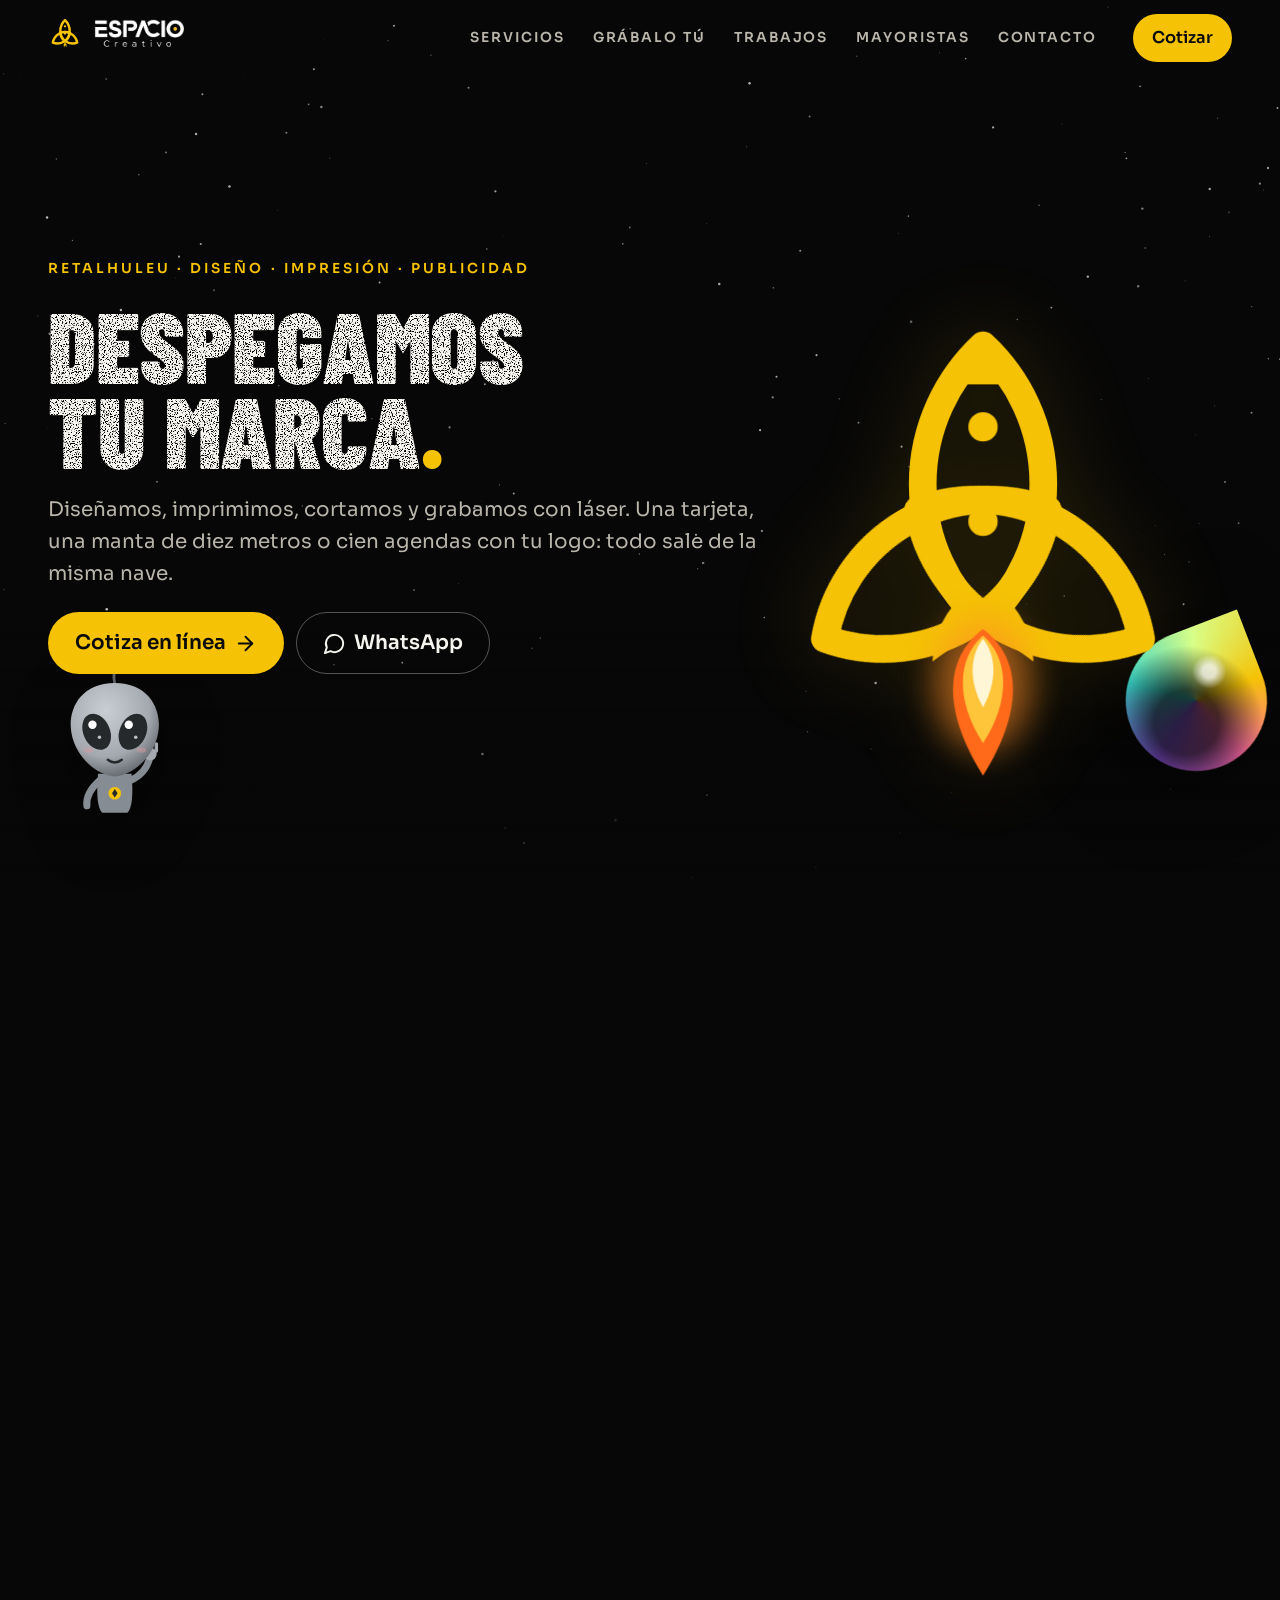
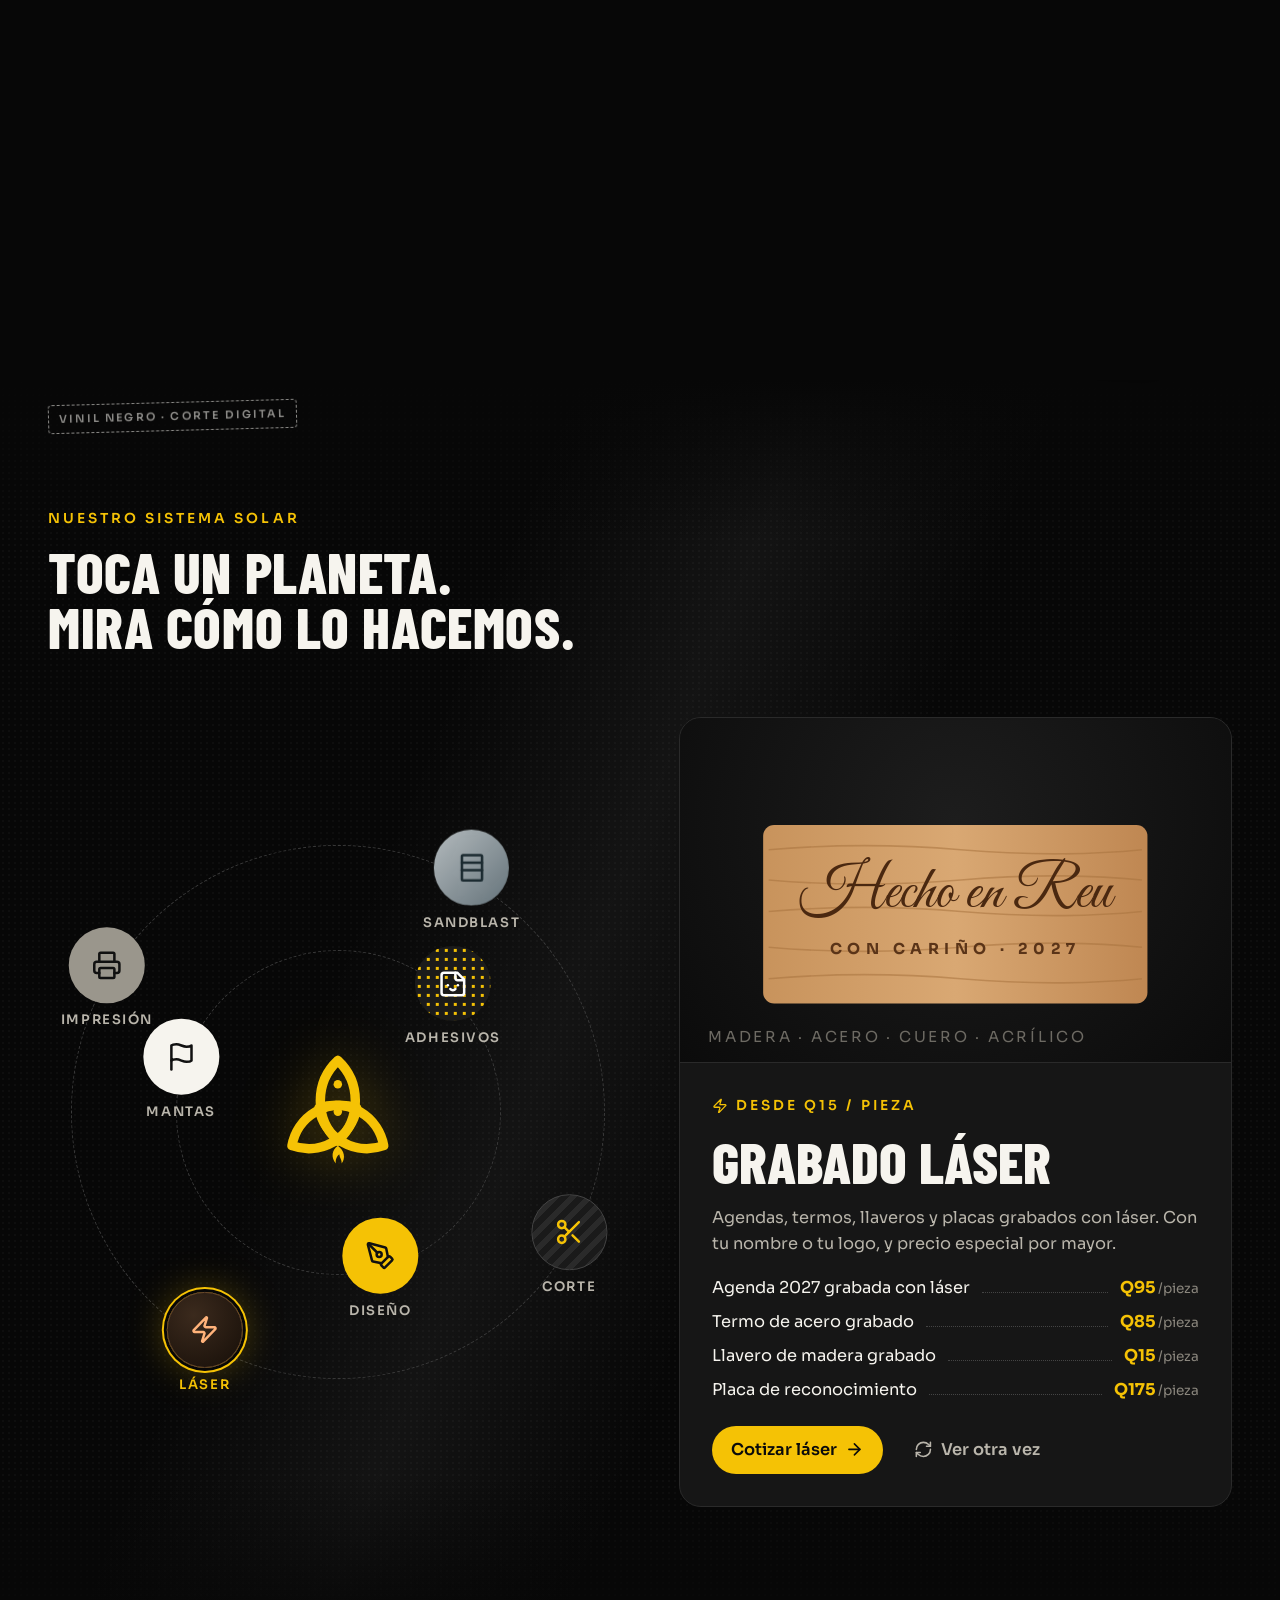
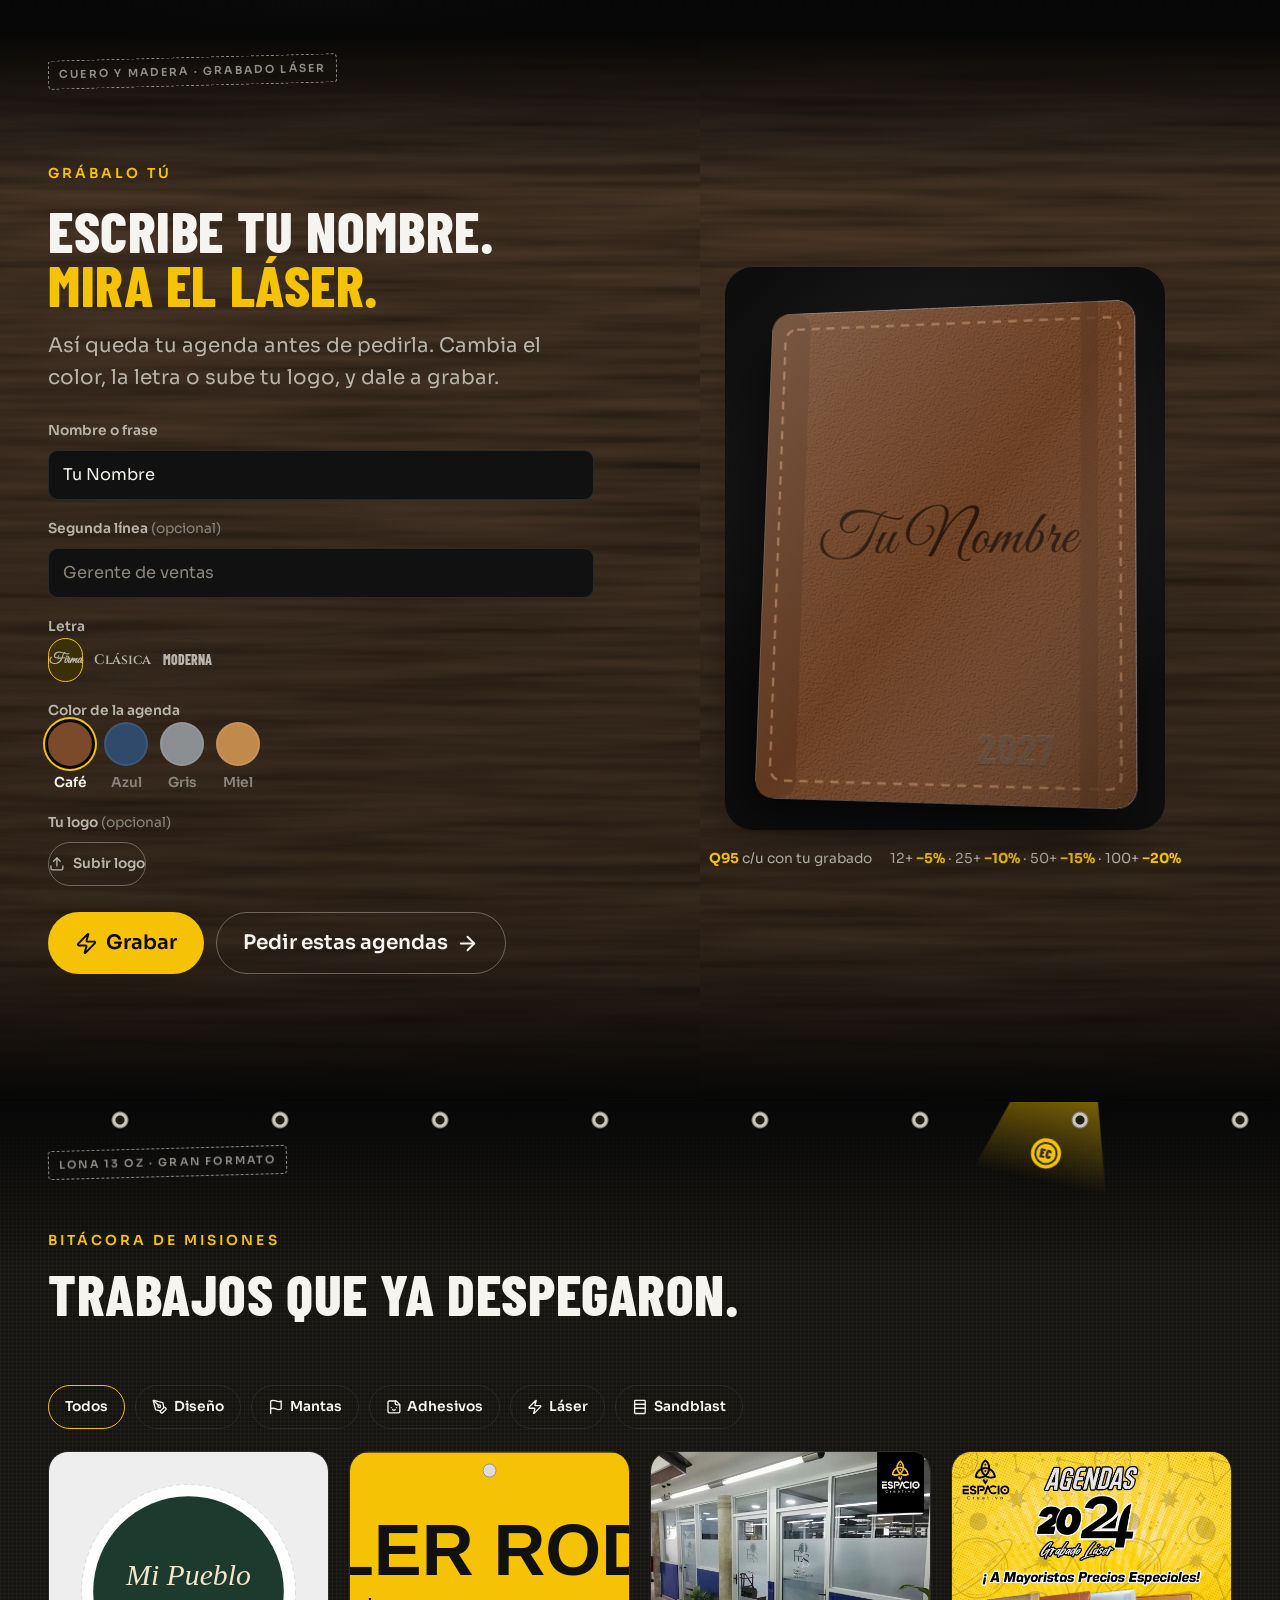
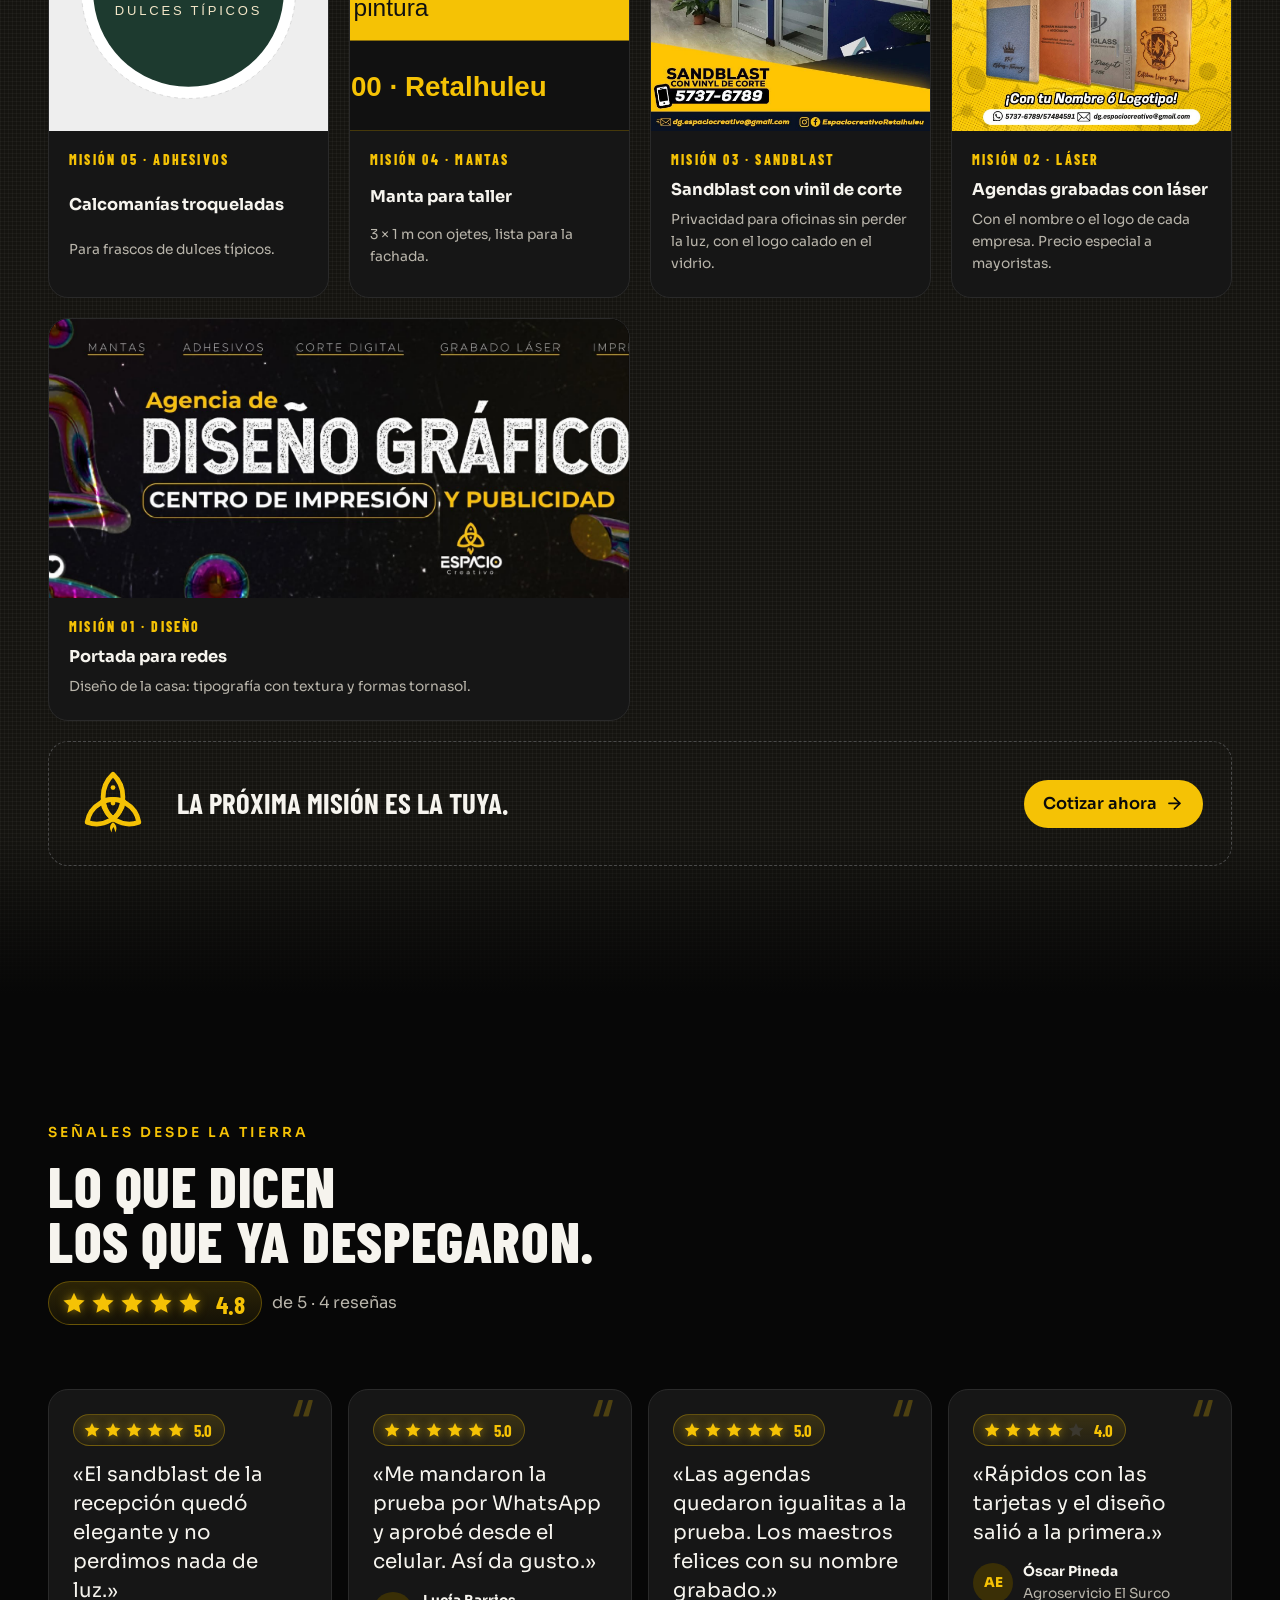
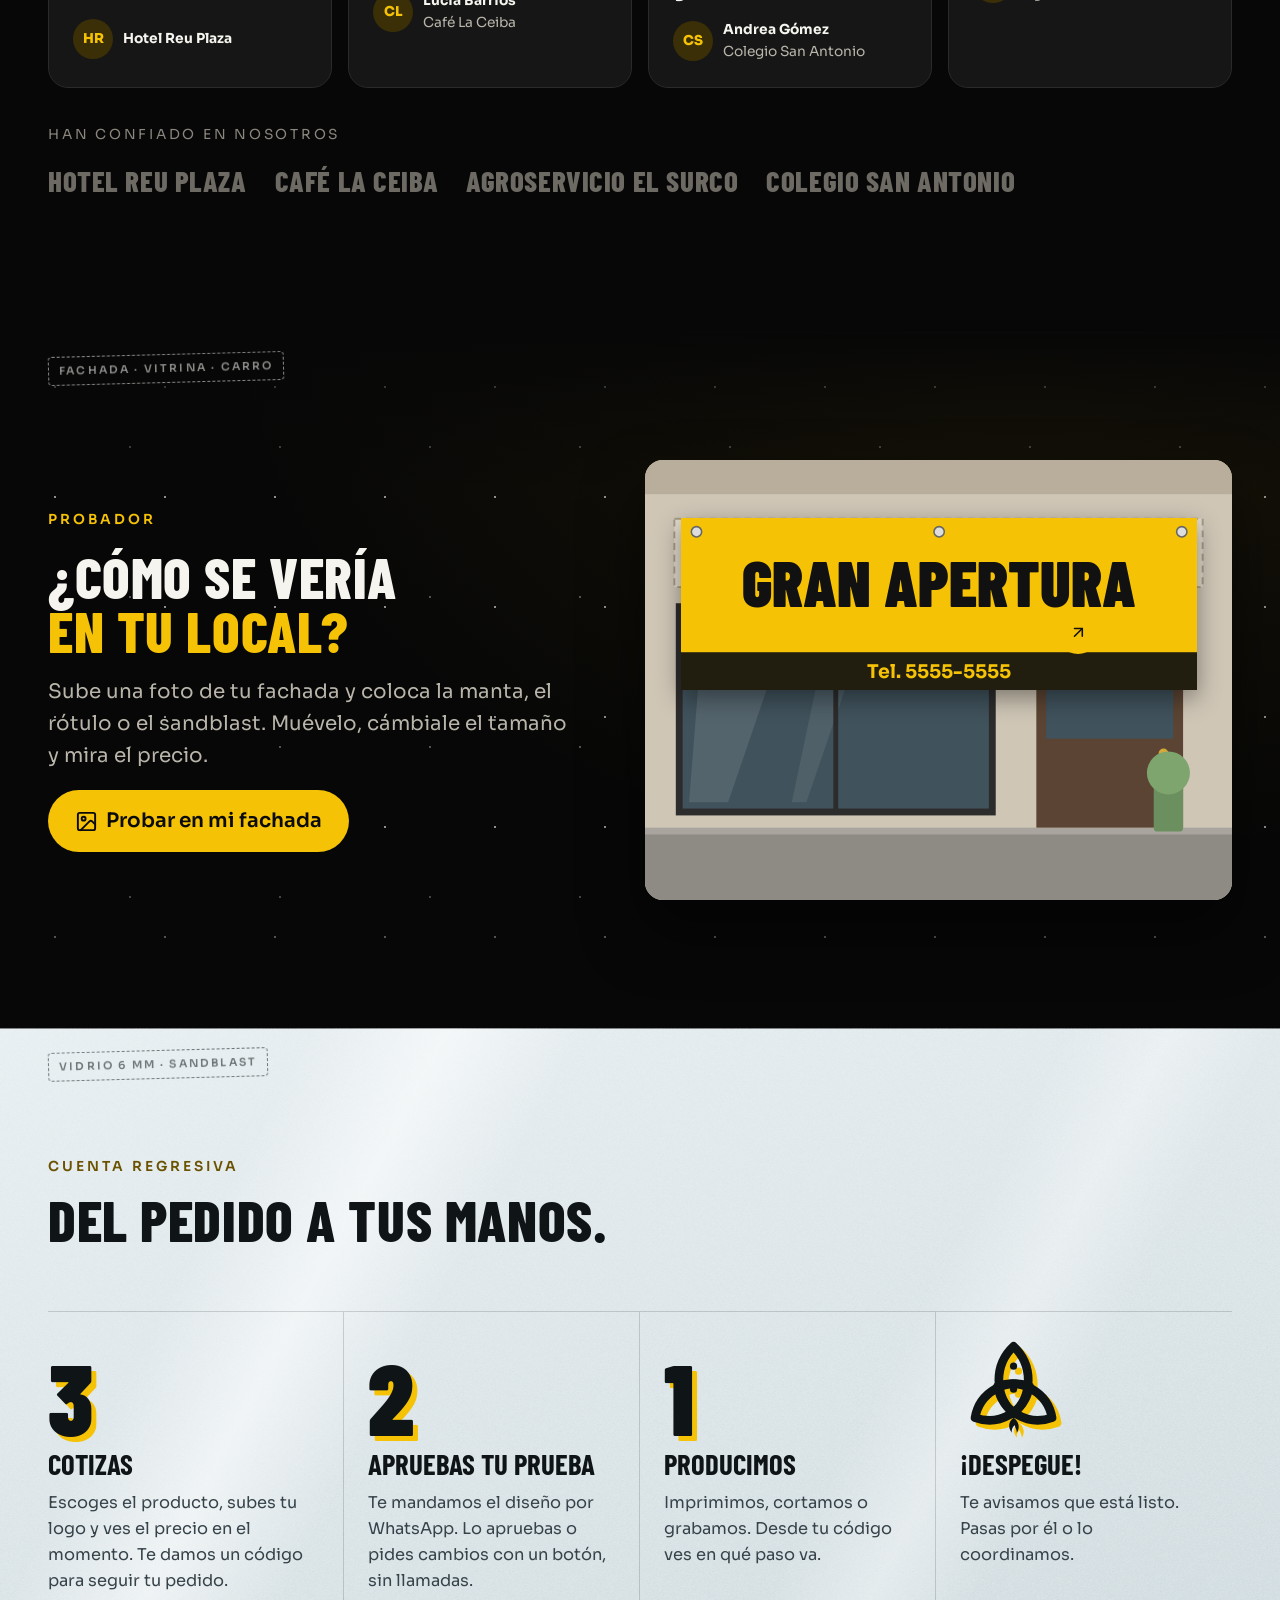
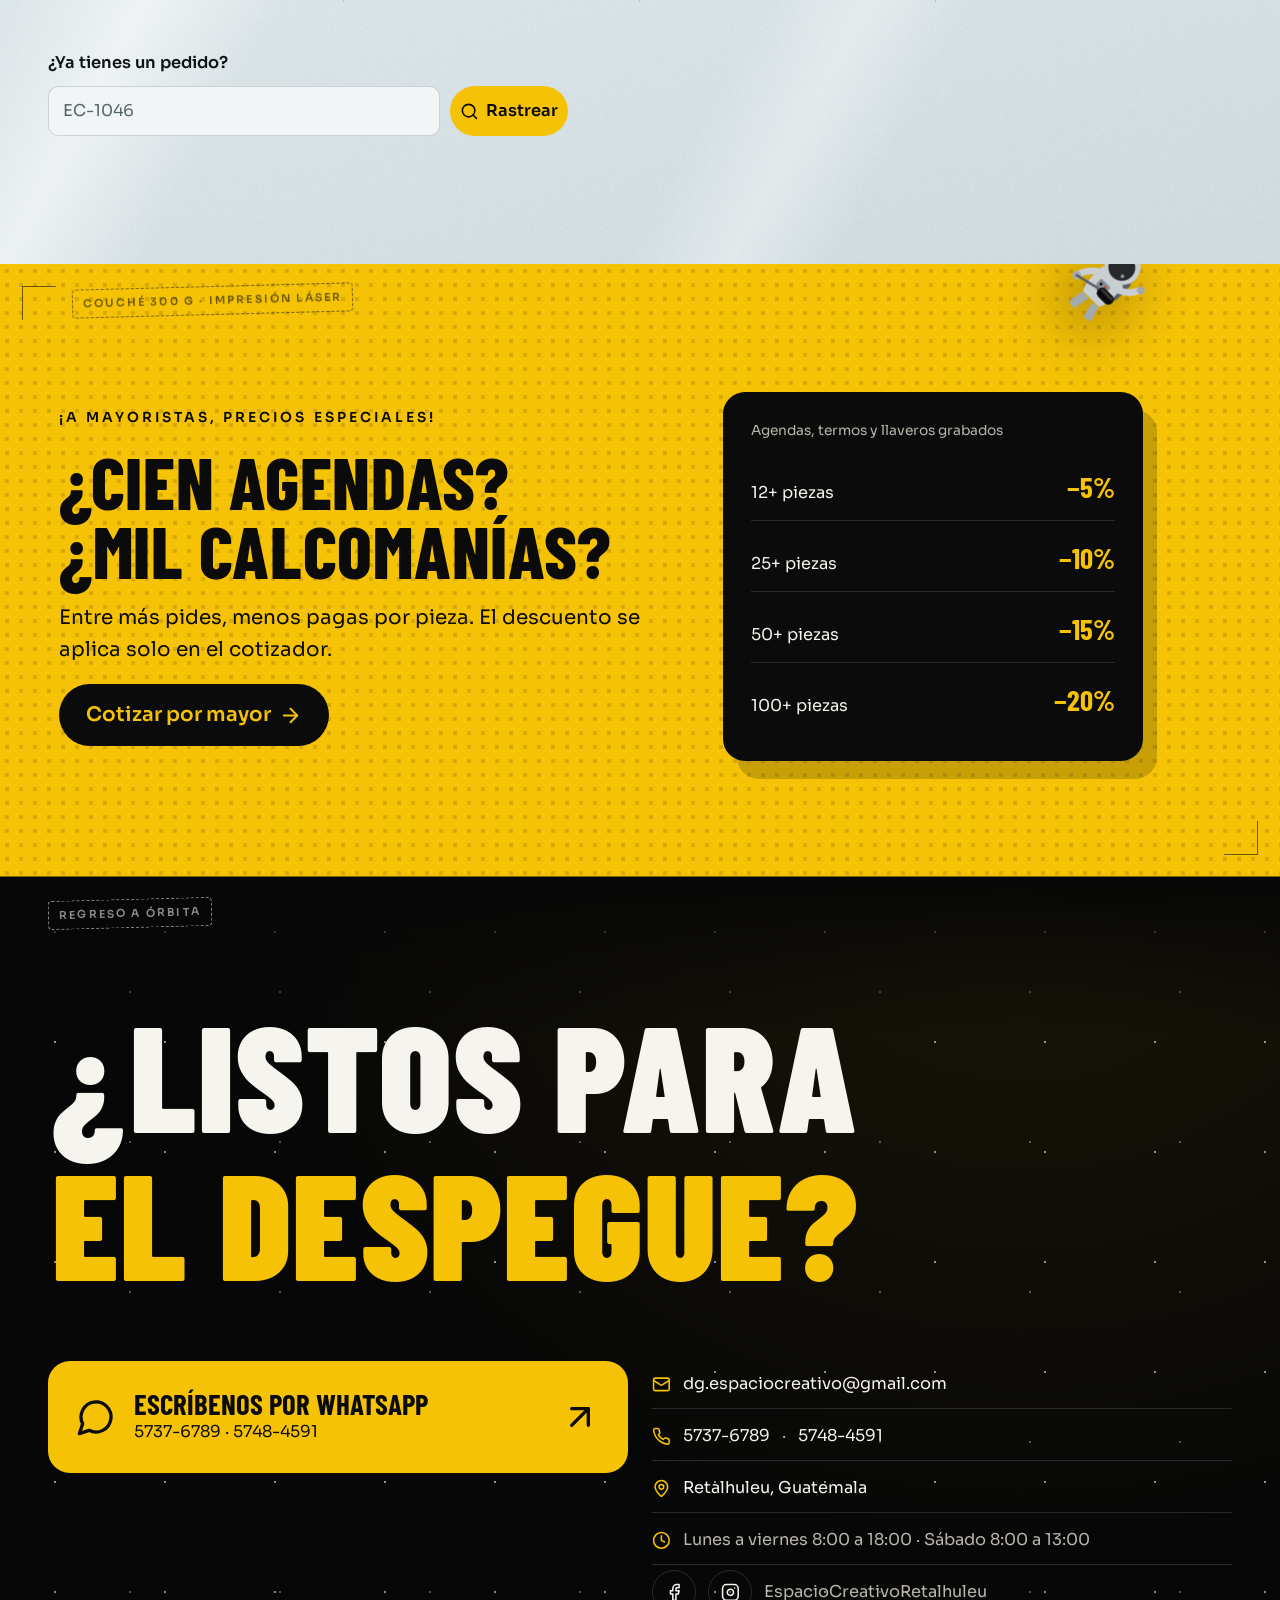
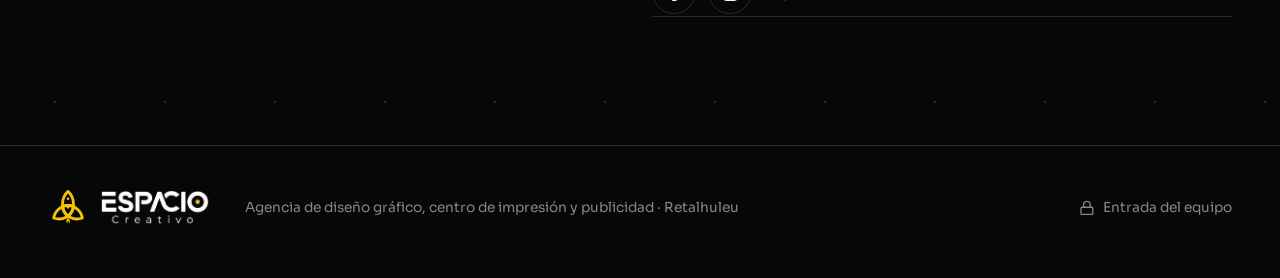
<file: index.html>
<!doctype html>
<html lang="es">
<head>
<meta charset="utf-8">
<meta name="viewport" content="width=device-width, initial-scale=1, viewport-fit=cover">
<meta name="robots" content="noindex">
<meta name="theme-color" content="#070707">
<meta name="description" content="Agencia de diseño gráfico, centro de impresión y publicidad en Retalhuleu. Mantas, adhesivos, corte digital, grabado e impresión láser y sandblast. Cotiza en línea.">
<meta property="og:title" content="Espacio Creativo · Despegamos tu marca">
<meta property="og:description" content="Diseño, impresión, corte y grabado láser en Retalhuleu. Cotiza en línea y sigue tu pedido.">
<meta property="og:image" content="https://antoniomonterroso.github.io/EspacioCreativo/img/logo-original.jpg">
<link rel="preconnect" href="https://fonts.googleapis.com">
<link rel="preconnect" href="https://fonts.gstatic.com" crossorigin>
<script src="marca.js"></script>
<link rel="stylesheet" href="estilos.css">
<link rel="stylesheet" href="css/landing.css">
<link rel="stylesheet" href="css/creativo.css">
<link rel="stylesheet" href="css/personajes.css">
<link rel="stylesheet" href="css/animaciones.css">
<link rel="stylesheet" href="css/app.css">
<link rel="stylesheet" href="css/taller.css">
<link rel="stylesheet" href="css/extras.css">
<link rel="icon" href="img/logo.png">
<title>Espacio Creativo</title>
</head>
<body>
<a class="sr" href="#principal">Ir al contenido</a>
<div id="app"></div>
<div id="capa"></div>
<div id="avisos" aria-live="polite"></div>
<script src="js/base.js"></script>
<script src="js/datos.js"></script>
<script src="js/taller-datos.js"></script>
<script src="js/logo.js"></script>
<script src="js/escenas.js"></script>
<script src="js/grabar.js"></script>
<script src="js/creativo.js"></script>
<script src="js/personajes.js"></script>
<script src="js/animaciones.js"></script>
<script src="js/landing.js"></script>
<script src="js/portal.js"></script>
<script src="js/panel.js"></script>
<script src="js/taller.js"></script>
<script src="js/clientes.js"></script>
<script src="js/probador.js"></script>
<script src="js/portafolio.js"></script>
<script src="js/presentar.js"></script>
<script>arrancar();</script>
</body>
</html>
</file>
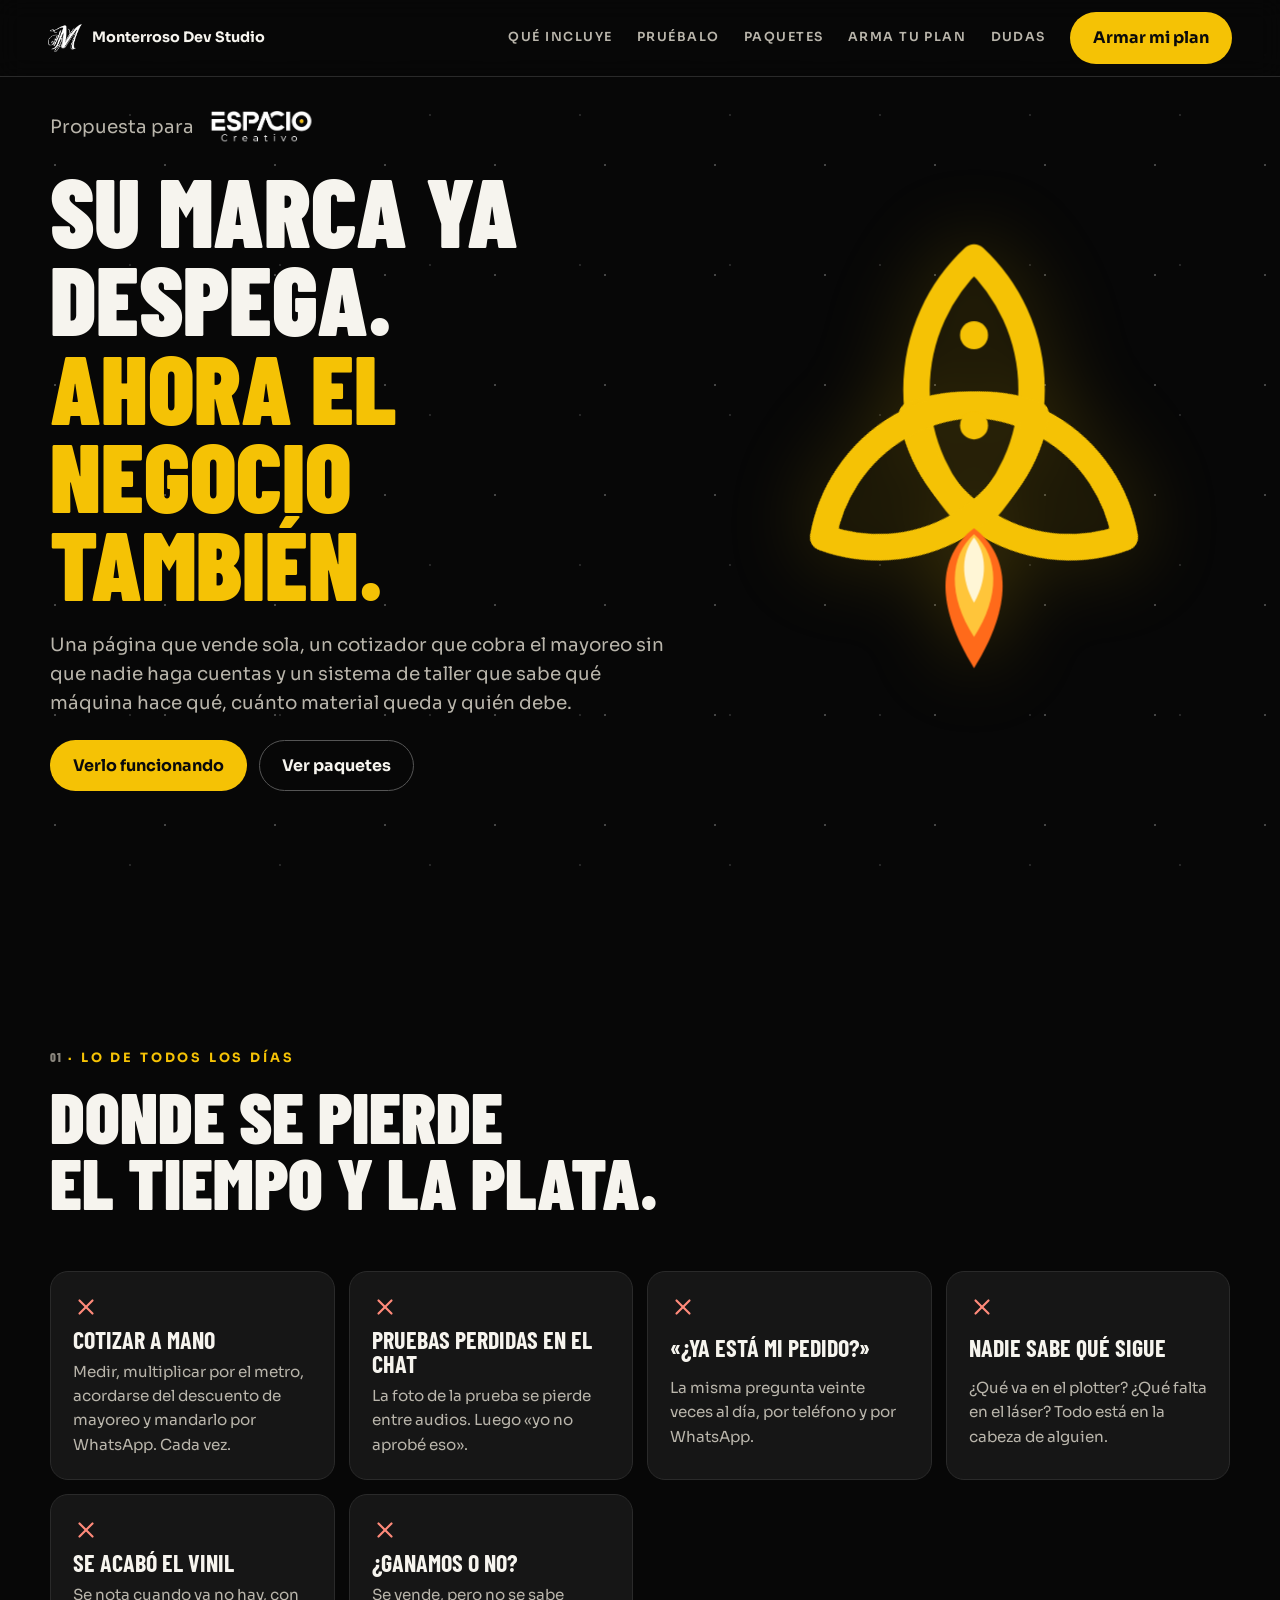
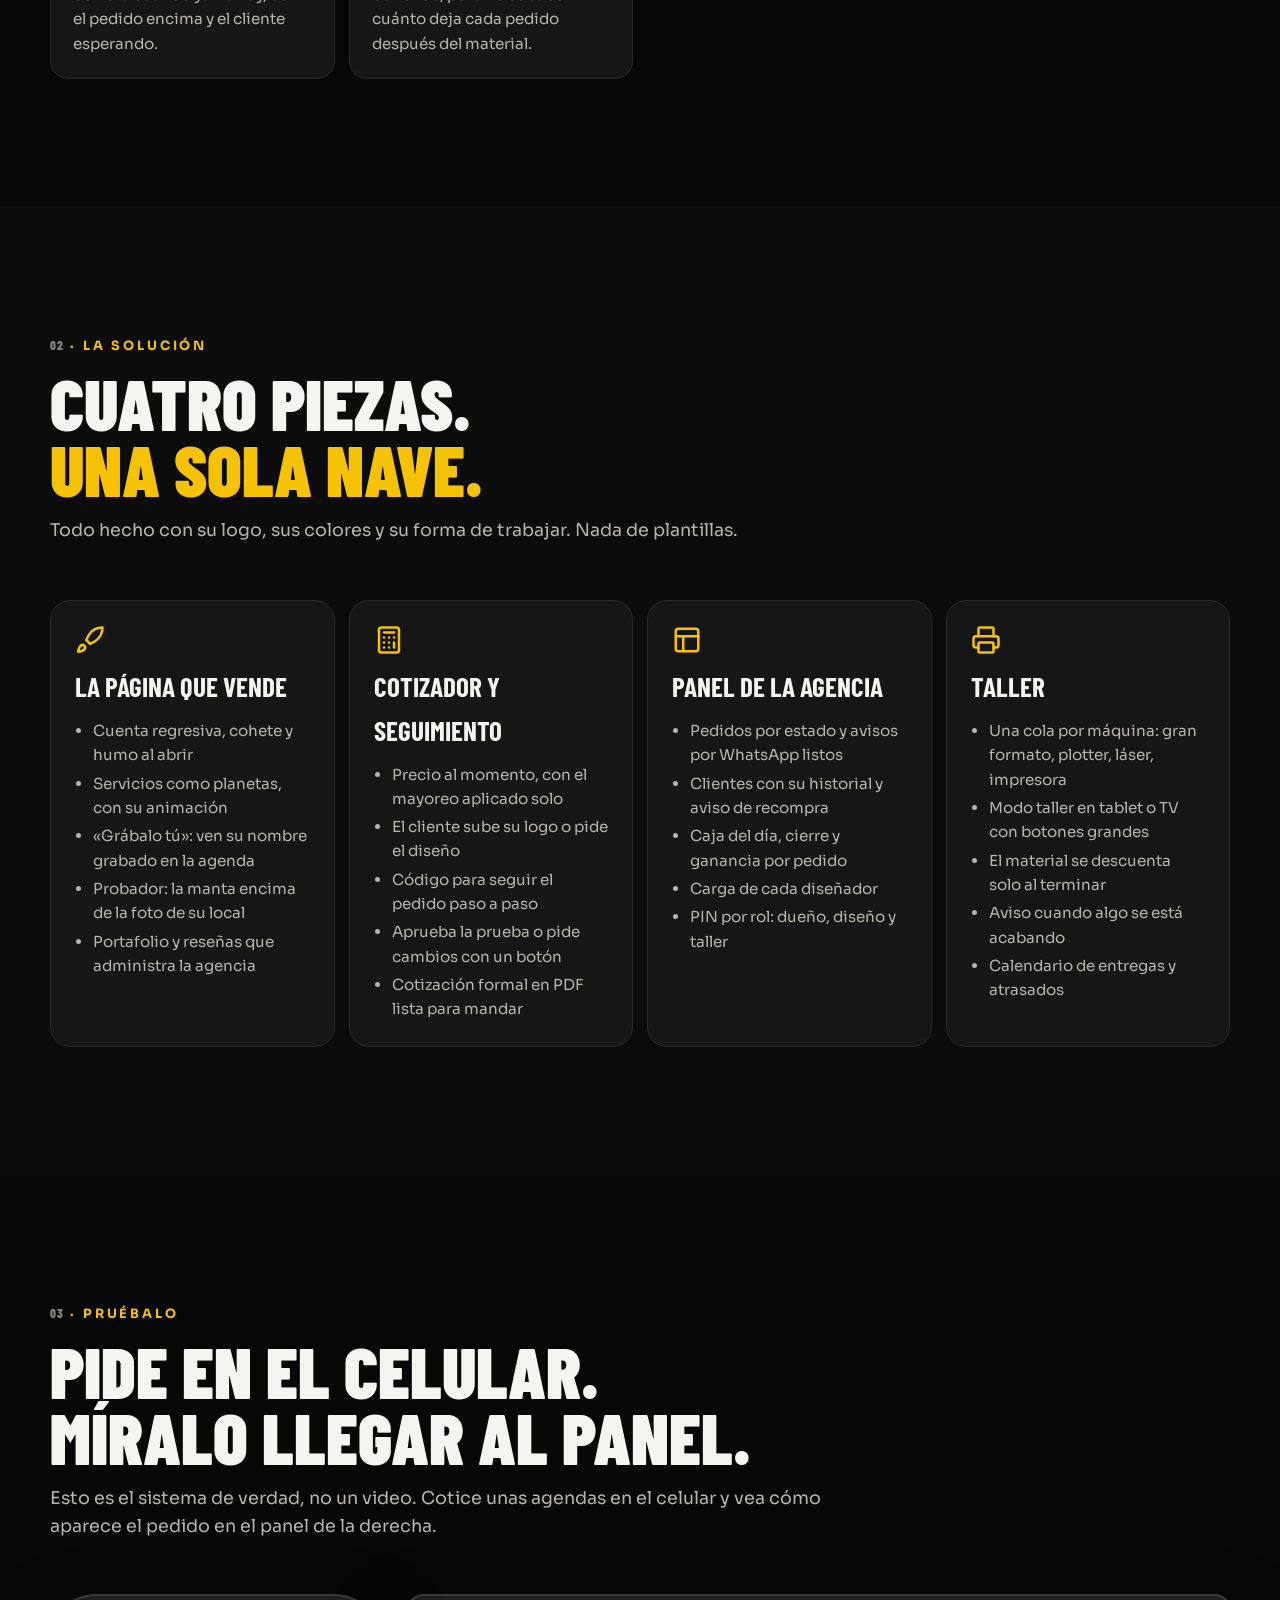
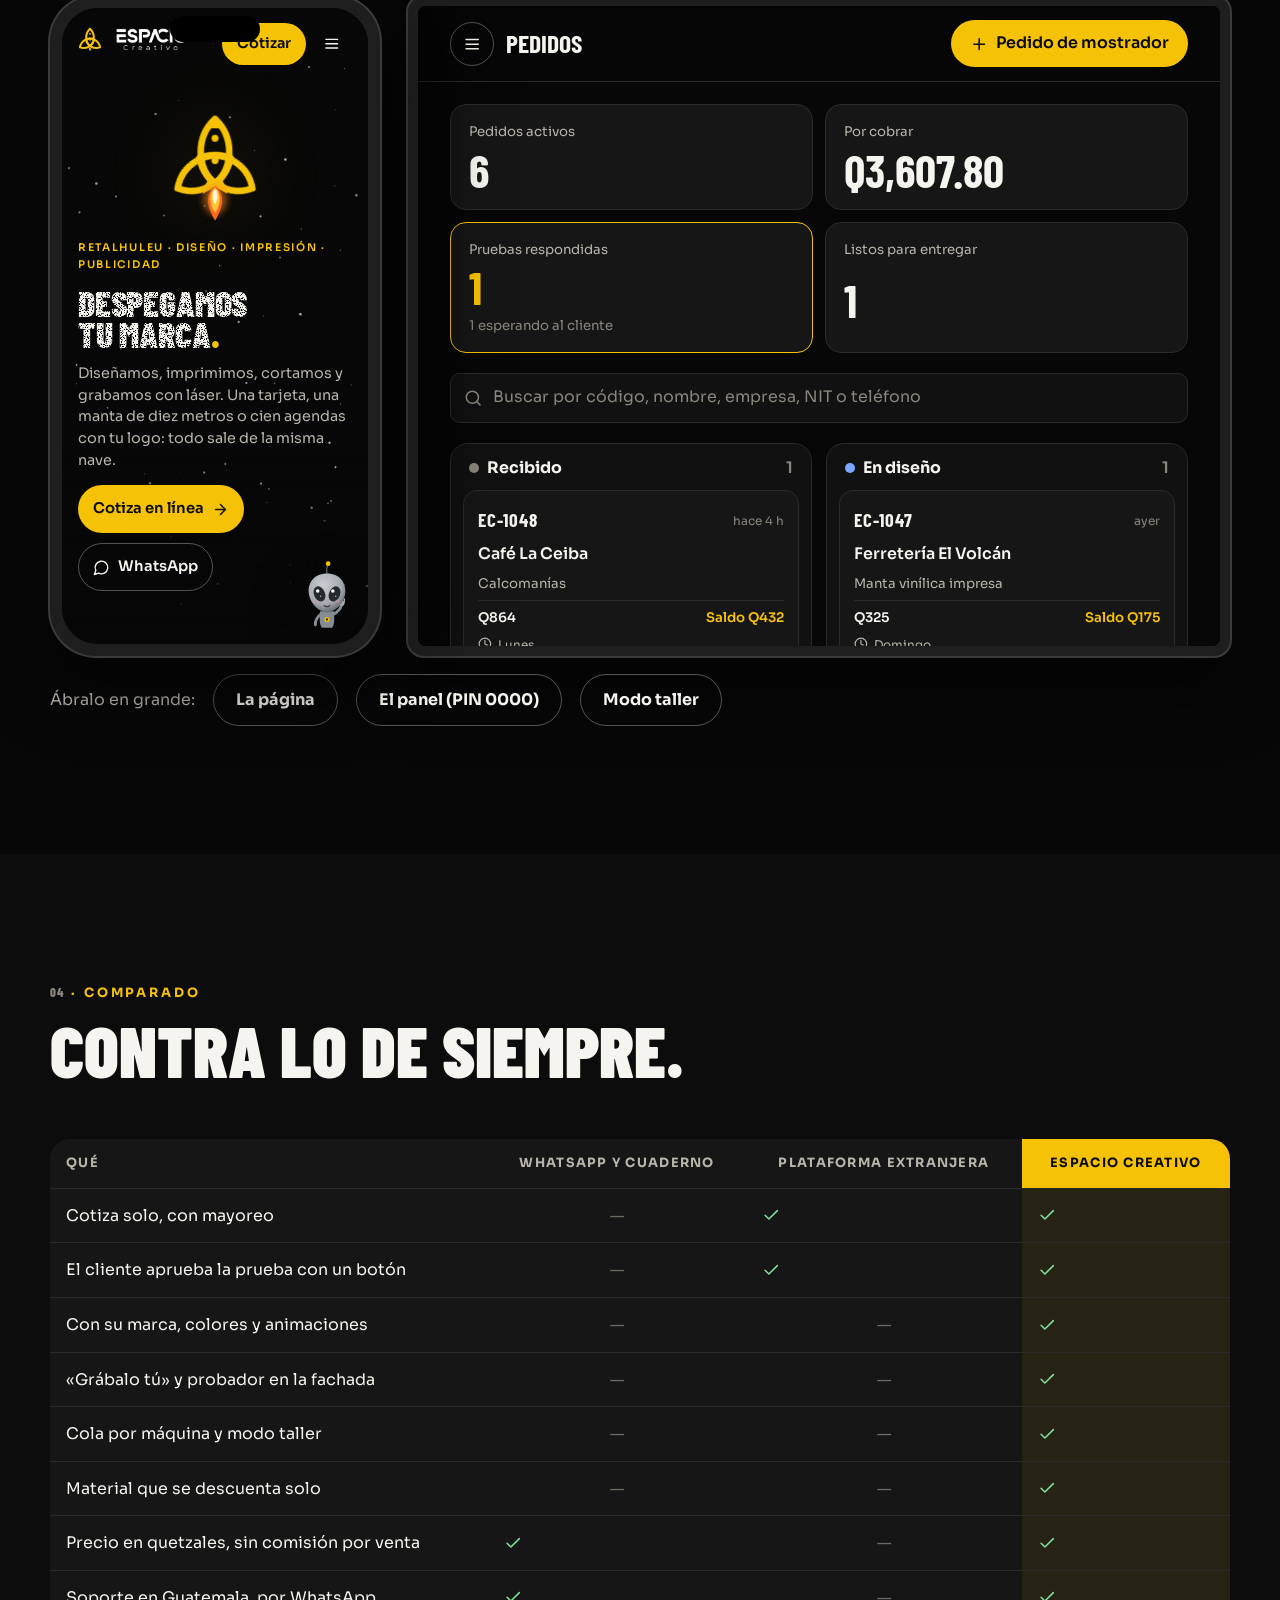
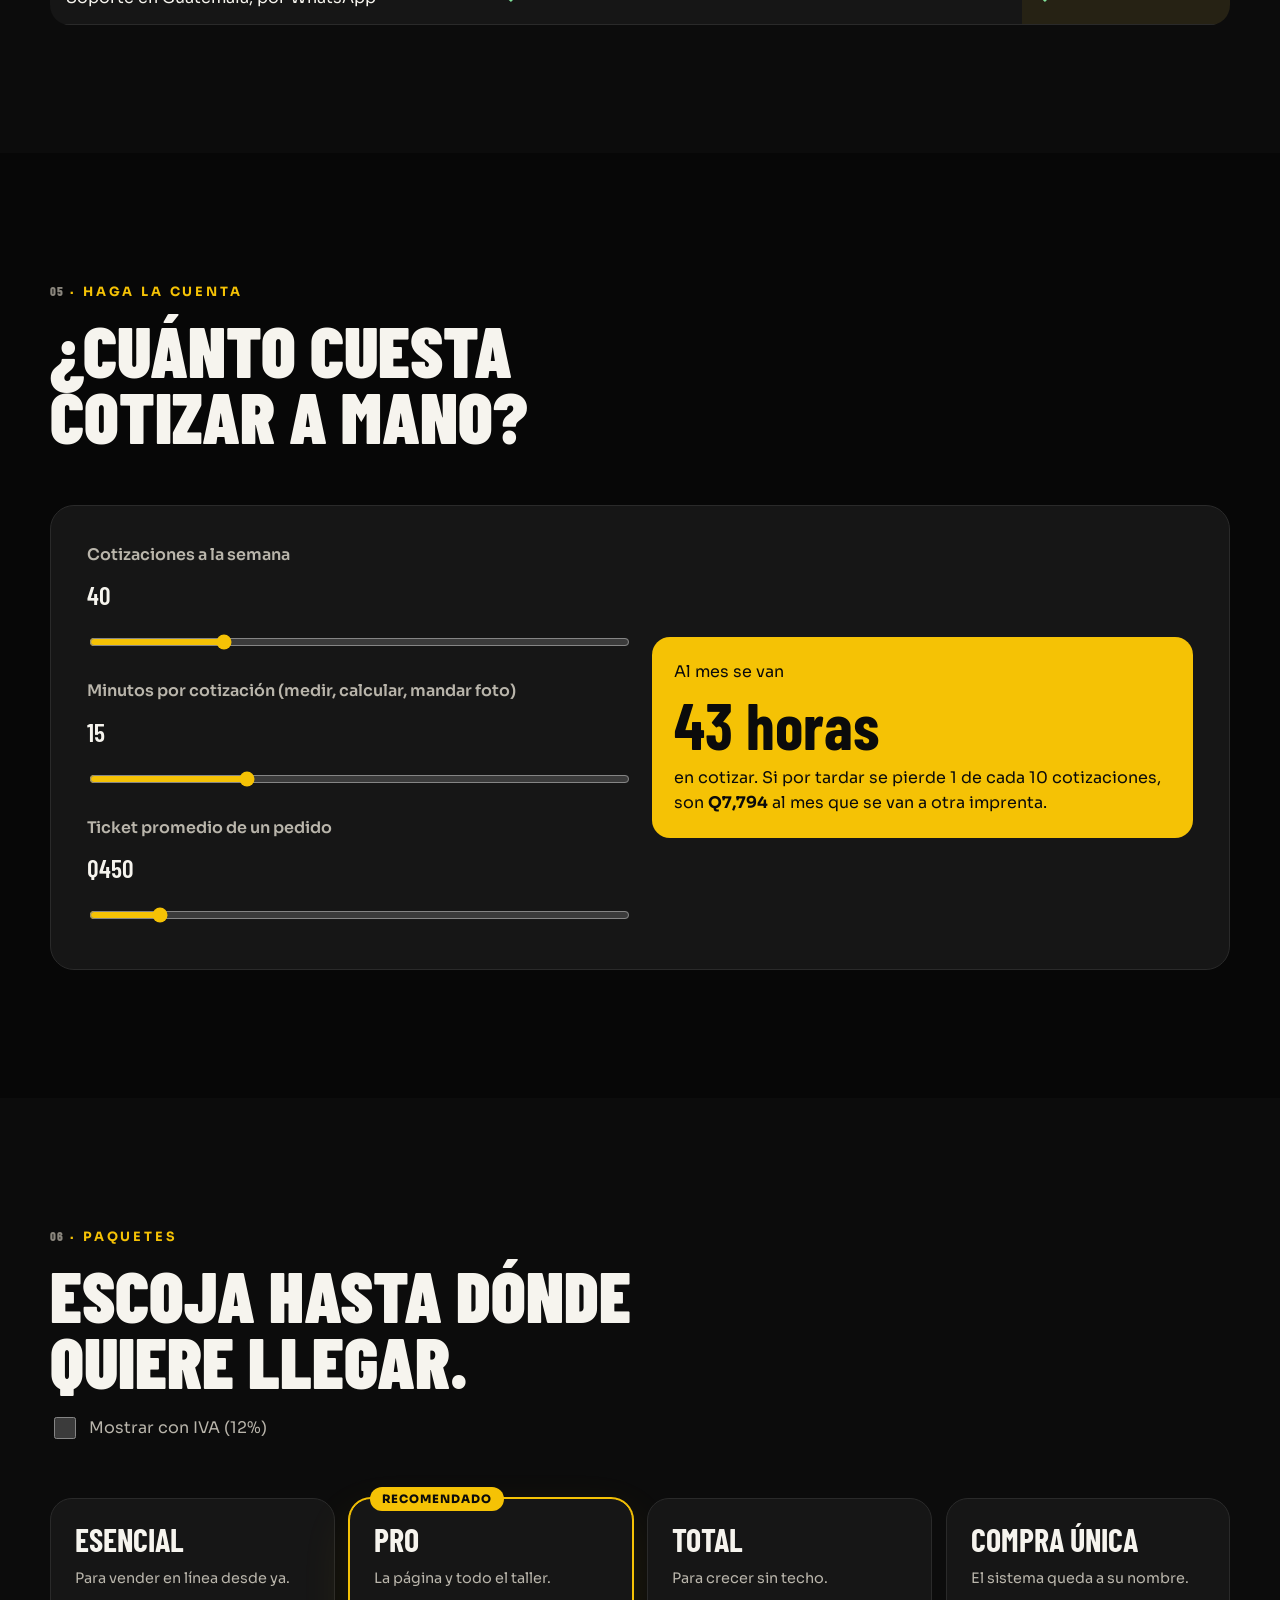
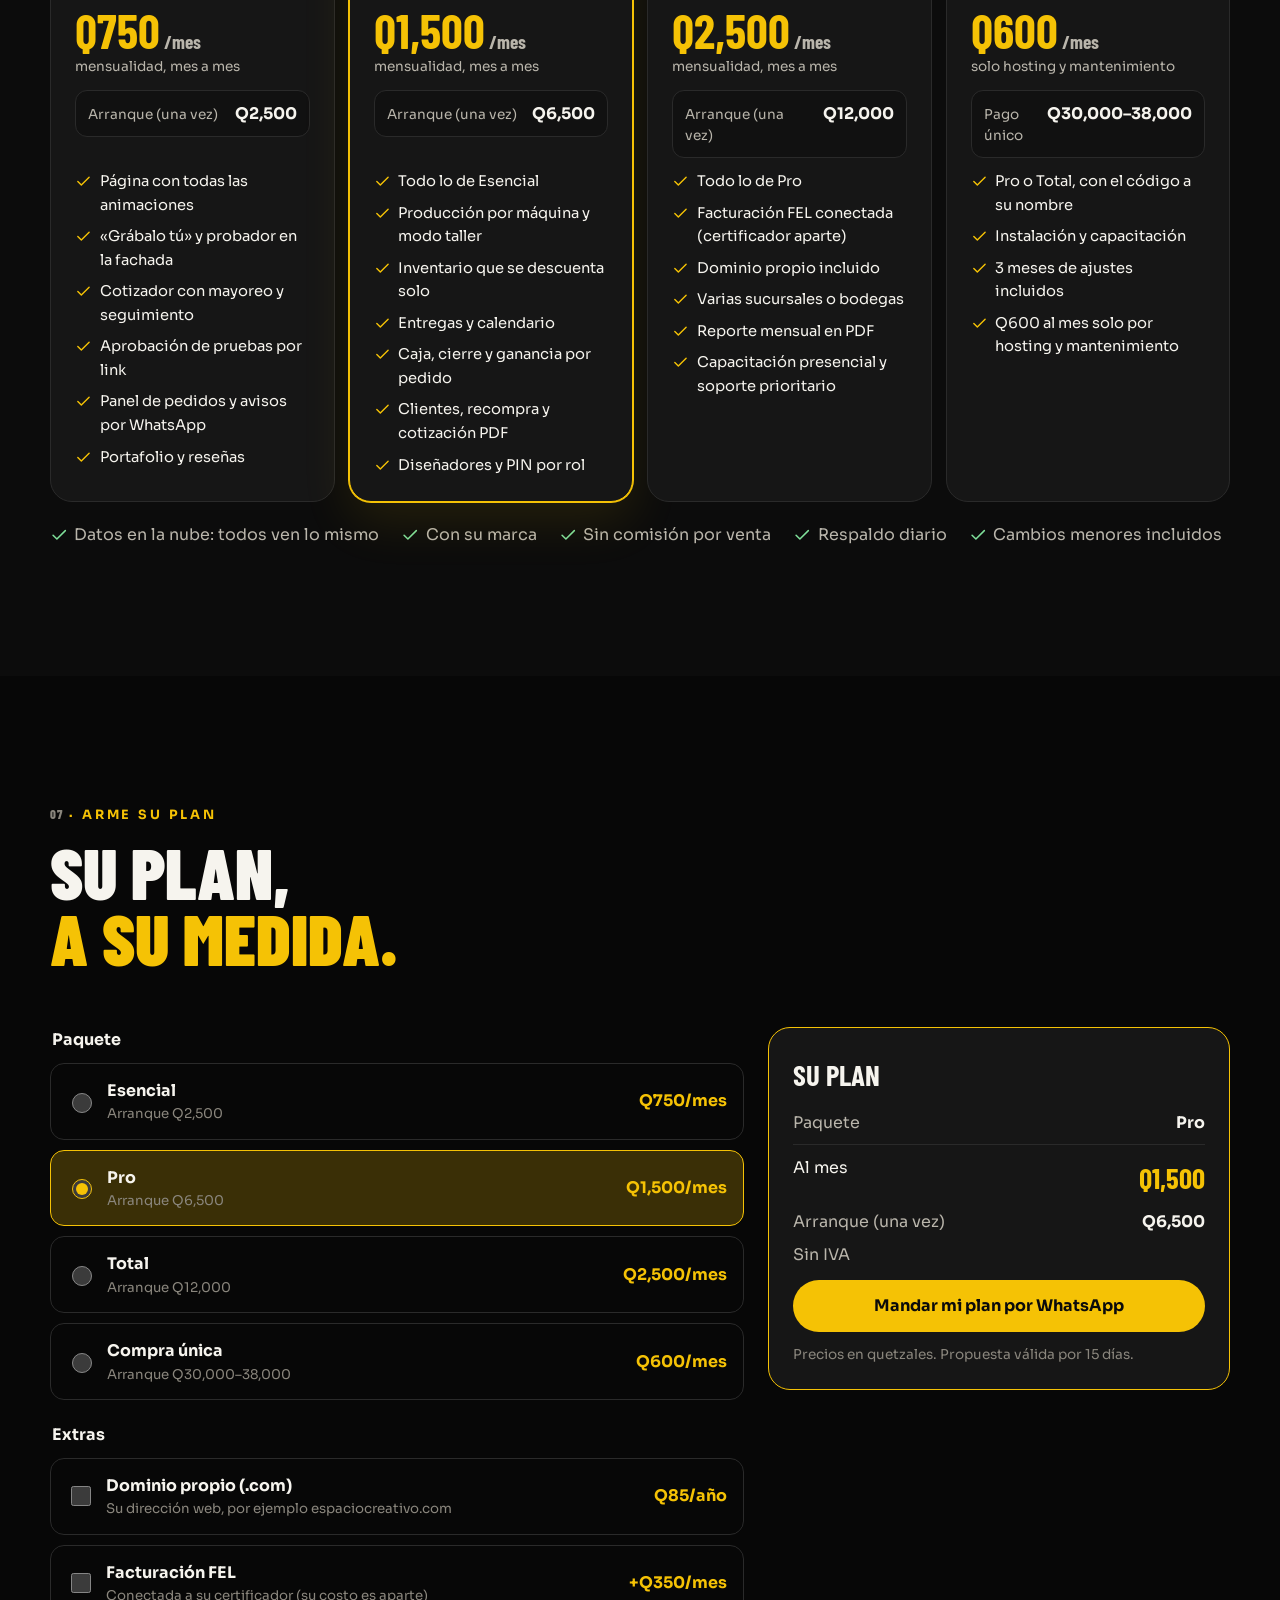
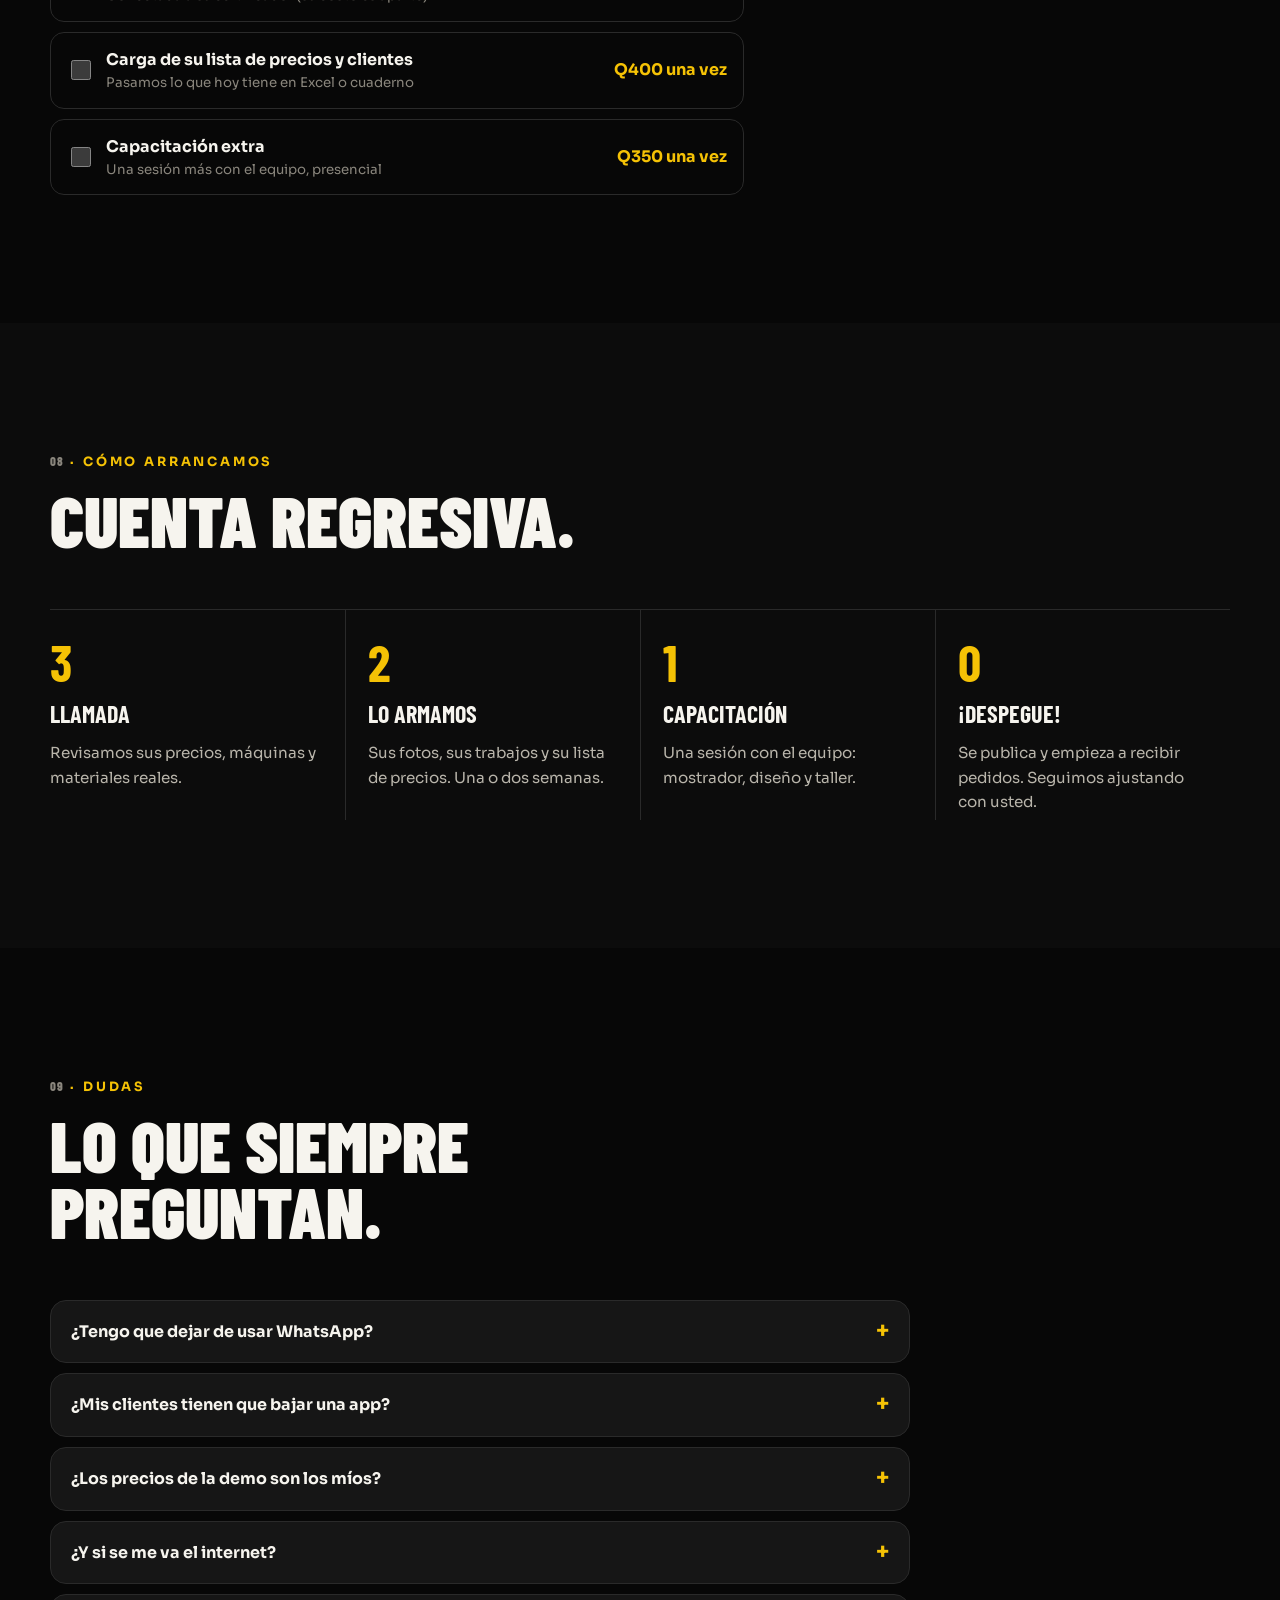
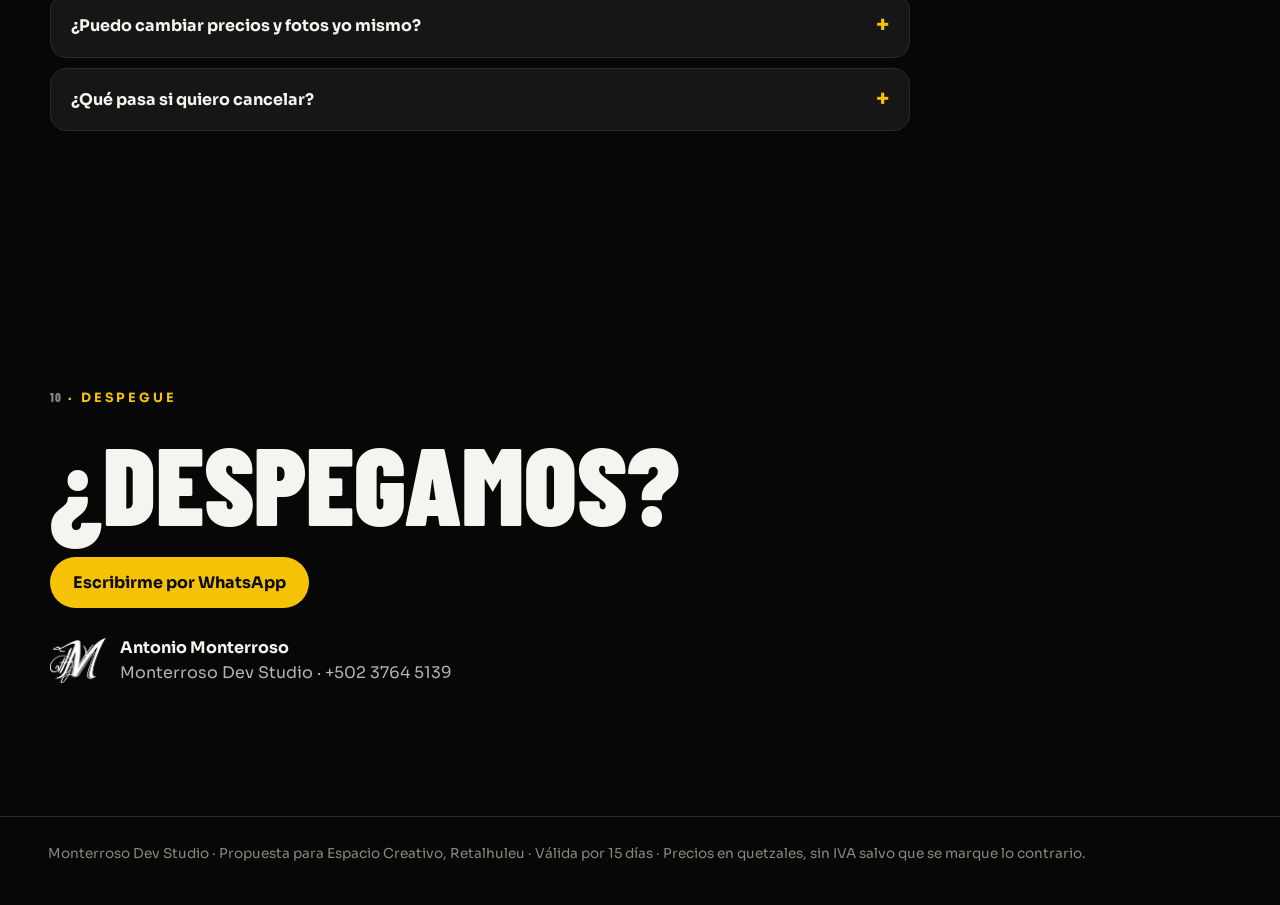
<file: Propuesta-Espacio.html>
<!doctype html>
<html lang="es">
<head>
<meta charset="utf-8">
<meta name="viewport" content="width=device-width, initial-scale=1, viewport-fit=cover">
<meta name="robots" content="noindex">
<meta name="theme-color" content="#070707">
<title>Propuesta · Espacio Creativo</title>
<meta name="description" content="Propuesta de Monterroso Dev Studio para Espacio Creativo: página, cotizador, seguimiento de pedidos y sistema de taller.">
<meta property="og:title" content="Propuesta para Espacio Creativo">
<meta property="og:description" content="Su marca ya despega. Ahora el negocio también.">
<meta property="og:image" content="https://antoniomonterroso.github.io/EspacioCreativo/img/logo-original.jpg">
<link rel="icon" href="img/logo.png">
<link rel="preconnect" href="https://fonts.googleapis.com">
<link rel="preconnect" href="https://fonts.gstatic.com" crossorigin>
<link rel="stylesheet" href="https://fonts.googleapis.com/css2?family=Barlow+Condensed:wght@500;700;800;900&family=Sora:wght@300..800&display=swap">
<style>
:root {
  --fondo: #070707; --fondo2: #111; --tarjeta: #161616; --linea: #2a2a2a; --tinta: #f6f4ee; --tinta2: #b9b5ab; --tenue: #8a867d;
  --acento: #f5c205; --acento-suave: #3a2f06; --sobre: #0b0b0b;
  --f-titulo: "Barlow Condensed", "Arial Narrow", sans-serif; --f-texto: "Sora", "Helvetica Neue", sans-serif;
  --ease-out: cubic-bezier(0.23, 1, 0.32, 1); --gutter: clamp(16px, 4vw, 48px); --ancho: 1180px;
  color-scheme: dark;
}
* { box-sizing: border-box; }
html { scroll-behavior: smooth; scroll-padding-top: 80px; overflow-x: clip; }
body { margin: 0; background: var(--fondo); color: var(--tinta); font-family: var(--f-texto); line-height: 1.6; -webkit-font-smoothing: antialiased; overflow-x: clip; }
img, svg { display: block; max-width: 100%; }
a { color: inherit; }
h1, h2, h3, p { margin: 0; }
.sr { position: absolute; width: 1px; height: 1px; overflow: hidden; clip: rect(0 0 0 0); }
:focus-visible { outline: 3px solid var(--acento); outline-offset: 3px; border-radius: 6px; }
.ico { width: 1.15em; height: 1.15em; flex: none; }
.acento { color: var(--acento); }
.eyebrow { font-size: .8rem; font-weight: 700; letter-spacing: .22em; text-transform: uppercase; color: var(--acento); }
.titulo { font-family: var(--f-titulo); font-weight: 900; text-transform: uppercase; font-size: clamp(2.4rem, 1.6rem + 3.6vw, 4.8rem); line-height: .92; }
.btn { display: inline-flex; align-items: center; justify-content: center; gap: 8px; min-height: 48px; padding: 12px 22px; border-radius: 999px; border: 1.5px solid transparent; font: inherit; font-weight: 700; text-decoration: none; cursor: pointer; background: none; color: var(--tinta); transition: transform 140ms var(--ease-out), background-color 160ms var(--ease-out), border-color 160ms var(--ease-out); }
.btn:active { transform: scale(.97); }
.btn-acento { background: var(--acento); color: var(--sobre); }
.btn-linea { border-color: #555; }
@media (hover: hover) and (pointer: fine) { .btn-acento:hover { background: #ffd336; } .btn-linea:hover { border-color: var(--acento); color: var(--acento); } }
.sec { padding: clamp(72px, 10vw, 130px) max(var(--gutter), calc((100% - var(--ancho)) / 2)); position: relative; }
.sec-cabeza { display: grid; gap: 14px; max-width: 780px; margin-bottom: clamp(32px, 5vw, 56px); }
.sec-cabeza p:not(.eyebrow) { color: var(--tinta2); font-size: 1.1rem; }
.num { font-family: var(--f-titulo); font-weight: 800; color: var(--tenue); letter-spacing: .1em; }
.revela { opacity: 0; transform: translateY(22px); transition: opacity 700ms var(--ease-out), transform 700ms var(--ease-out); transition-delay: calc(var(--i, 0) * 70ms); }
.revela.visto { opacity: 1; transform: none; }

/* barra */
.barra { position: fixed; inset: 0 0 auto; z-index: 50; display: flex; align-items: center; gap: 14px; padding: 12px var(--gutter); background: rgba(7,7,7,.86); backdrop-filter: blur(12px); -webkit-backdrop-filter: blur(12px); border-bottom: 1px solid var(--linea); }
.barra-firma { display: flex; align-items: center; gap: 10px; margin-right: auto; text-decoration: none; font-weight: 700; font-size: .9rem; }
.barra-firma img { width: 34px; height: 34px; object-fit: contain; filter: brightness(0) invert(1); }
.barra nav { display: flex; gap: 4px; }
.barra nav a { padding: 8px 10px; font-size: .78rem; font-weight: 600; letter-spacing: .12em; text-transform: uppercase; text-decoration: none; color: var(--tinta2); }
@media (max-width: 980px) { .barra nav { display: none; } }
.barra .btn { white-space: nowrap; }
@media (max-width: 460px) { .barra-firma span { display: none; } }

/* portada */
.portada { min-height: 100dvh; display: grid; grid-template-columns: 1.1fr .9fr; gap: 40px; align-items: center; padding-top: 110px; overflow: hidden; }
.portada::before { content: ""; position: absolute; inset: 0; background: radial-gradient(rgba(255,255,255,.5) 1px, transparent 1.4px) 0 0/110px 110px, radial-gradient(rgba(255,255,255,.25) 1px, transparent 1.4px) 55px 40px/150px 150px; opacity: .5; pointer-events: none; }
.portada-texto { position: relative; display: grid; gap: 22px; }
.portada-para { display: flex; align-items: center; gap: 14px; color: var(--tinta2); font-size: .9rem; }
.portada-para img { height: 34px; width: auto; }
.portada .titulo { font-size: clamp(3rem, 2rem + 5vw, 6.6rem); }
.portada-texto > p { color: var(--tinta2); font-size: 1.15rem; max-width: 50ch; }
.portada-cohete { position: relative; color: var(--acento); justify-self: center; width: min(80vw, 420px); }
.portada-cohete svg { width: 100%; overflow: visible; animation: flota 4s ease-in-out infinite alternate; filter: drop-shadow(0 0 40px rgba(245,194,5,.25)); }
.portada-cohete .lazo { stroke-dasharray: 1; stroke-dashoffset: 1; animation: dibuja 1.8s var(--ease-out) both; }
.portada-cohete .lazo:nth-child(2) { animation-delay: .18s; } .portada-cohete .lazo:nth-child(3) { animation-delay: .36s; }
.portada-cohete .llama { transform-box: fill-box; transform-origin: 50% 0; animation: llama .12s ease-in-out infinite alternate; }
@keyframes dibuja { from { opacity: 0; } 6% { opacity: 1; } to { stroke-dashoffset: 0; opacity: 1; } }
@keyframes flota { to { translate: 0 -12px; } }
@keyframes llama { to { transform: scale(.9, 1.14); } }
@media (max-width: 860px) { .portada { grid-template-columns: 1fr; } .portada-cohete { order: -1; width: min(52vw, 230px); } }

/* problema */
.problemas { display: grid; grid-template-columns: repeat(auto-fill, minmax(250px, 1fr)); gap: 14px; }
.problema { padding: 22px; border-radius: 18px; background: var(--tarjeta); border: 1px solid var(--linea); display: grid; gap: 8px; }
.problema b { font-family: var(--f-titulo); font-size: 1.5rem; text-transform: uppercase; line-height: 1; }
.problema span { color: var(--tinta2); font-size: .95rem; }
.problema .ico { color: #ff8a7a; width: 26px; height: 26px; }

/* solución */
.piezas { display: grid; grid-template-columns: repeat(auto-fill, minmax(250px, 1fr)); gap: 14px; }
.pieza { padding: 24px; border-radius: 20px; background: var(--tarjeta); border: 1px solid var(--linea); display: grid; gap: 10px; align-content: start; }
.pieza .ico { width: 30px; height: 30px; color: var(--acento); }
.pieza h3 { font-family: var(--f-titulo); font-size: 1.7rem; text-transform: uppercase; }
.pieza ul { margin: 0; padding-left: 18px; color: var(--tinta2); font-size: .95rem; display: grid; gap: 4px; }

/* pruébalo */
.aparatos { display: grid; grid-template-columns: auto minmax(0, 1fr); gap: 28px; align-items: start; }
.cel { width: 330px; height: 660px; border-radius: 46px; padding: 12px; background: #1e1e1e; box-shadow: 0 0 0 2px #3a3a3a, 0 30px 70px rgba(0,0,0,.6); position: relative; }
.cel::before { content: ""; position: absolute; z-index: 2; left: 50%; top: 20px; width: 90px; height: 26px; margin-left: -45px; border-radius: 20px; background: #000; }
.cel iframe, .lap iframe { width: 100%; height: 100%; border: 0; border-radius: 36px; background: var(--fondo); }
.lap { height: 660px; border-radius: 16px; padding: 10px; background: #1e1e1e; box-shadow: 0 0 0 2px #3a3a3a, 0 30px 70px rgba(0,0,0,.6); }
.lap iframe { border-radius: 8px; }
.aparatos-pie { margin-top: 18px; color: var(--tinta2); display: flex; flex-wrap: wrap; gap: 10px 18px; align-items: center; }
@media (max-width: 1000px) { .aparatos { grid-template-columns: 1fr; justify-items: center; } .lap { width: 100%; height: 560px; } }
@media (max-width: 420px) { .cel { width: 290px; height: 590px; } }

/* comparativa */
.comparar { width: 100%; border-collapse: collapse; background: var(--tarjeta); border-radius: 20px; overflow: hidden; }
.comparar th, .comparar td { padding: 14px 16px; border-bottom: 1px solid var(--linea); text-align: center; }
.comparar th:first-child, .comparar td:first-child { text-align: left; }
.comparar thead th { font-size: .8rem; letter-spacing: .1em; text-transform: uppercase; color: var(--tinta2); }
.comparar thead th:last-child { color: var(--sobre); background: var(--acento); }
.comparar td:last-child { background: rgba(245,194,5,.07); }
.si { color: #7fe09a; font-weight: 800; } .no { color: #6d6a64; }
@media (max-width: 720px) {
  .comparar thead { display: none; }
  .comparar tr { display: grid; grid-template-columns: repeat(3, 1fr); border-bottom: 1px solid var(--linea); }
  .comparar td { border: 0; padding: 6px 10px; font-size: .85rem; }
  .comparar td:first-child { grid-column: 1 / -1; font-weight: 700; padding-top: 14px; }
  .comparar td:not(:first-child)::before { content: attr(data-col); display: block; font-size: .68rem; color: var(--tenue); text-transform: uppercase; letter-spacing: .08em; }
}

/* calculadora */
.calc { display: grid; grid-template-columns: 1fr 1fr; gap: 24px; align-items: center; padding: clamp(22px, 4vw, 36px); border-radius: 24px; background: var(--tarjeta); border: 1px solid var(--linea); }
.calc label { display: grid; gap: 8px; font-weight: 600; color: var(--tinta2); }
.calc output { font-family: var(--f-titulo); font-size: 1.6rem; color: var(--tinta); }
.calc input[type=range] { width: 100%; accent-color: var(--acento); min-height: 32px; }
.calc-campos { display: grid; gap: 18px; }
.calc-res { display: grid; gap: 8px; padding: 22px; border-radius: 18px; background: var(--acento); color: var(--sobre); }
.calc-res b { font-family: var(--f-titulo); font-size: clamp(2.6rem, 2rem + 3vw, 4rem); line-height: 1; }
@media (max-width: 760px) { .calc { grid-template-columns: 1fr; } }

/* paquetes */
.iva { display: inline-flex; gap: 10px; align-items: center; margin-top: 6px; color: var(--tinta2); cursor: pointer; }
.iva input { width: 22px; height: 22px; accent-color: var(--acento); }
.paquetes { display: grid; grid-template-columns: repeat(4, minmax(0, 1fr)); gap: 14px; align-items: stretch; }
@media (max-width: 1100px) { .paquetes { grid-template-columns: repeat(2, minmax(0, 1fr)); } }
@media (max-width: 620px) { .paquetes { grid-template-columns: 1fr; } }
.paquete { position: relative; display: grid; gap: 14px; align-content: start; padding: 24px; border-radius: 22px; background: var(--tarjeta); border: 1px solid var(--linea); }
.paquete.reco { border-color: var(--acento); box-shadow: 0 0 0 1px var(--acento), 0 20px 50px rgba(245,194,5,.1); }
.paquete .etiqueta { position: absolute; top: -12px; left: 20px; padding: 3px 12px; border-radius: 999px; background: var(--acento); color: var(--sobre); font-size: .72rem; font-weight: 800; letter-spacing: .08em; text-transform: uppercase; }
.paquete h3 { font-family: var(--f-titulo); text-transform: uppercase; }
.paquete .para { color: var(--tinta2); font-size: .9rem; }
.paquete h3 { font-size: 2rem; line-height: 1; }
.precio { display: grid; gap: 2px; padding-top: 4px; }
.precio b { font-family: var(--f-titulo); font-size: 3rem; color: var(--acento); line-height: 1; }
.precio b small { font-size: 1.2rem; color: var(--tinta2); margin-left: 4px; font-weight: 700; }
.precio span { color: var(--tinta2); font-size: .85rem; }
.paquete { grid-row: span 5; grid-template-rows: subgrid; row-gap: 12px; }
.arranque { align-self: start; display: flex; justify-content: space-between; align-items: baseline; gap: 10px; padding: 10px 12px; border-radius: 12px; background: var(--fondo2); border: 1px solid var(--linea); font-size: .85rem; color: var(--tinta2); }
.arranque strong { color: var(--tinta); font-size: 1rem; white-space: nowrap; }
.paquete ul { list-style: none; margin: 0; padding: 0; display: grid; gap: 8px; align-content: start; font-size: .92rem; }
.paquete li { display: flex; gap: 8px; align-items: flex-start; }
.paquete li .ico { color: var(--acento); margin-top: 3px; }
.incluye { margin-top: 20px; color: var(--tinta2); display: flex; flex-wrap: wrap; gap: 8px 22px; }
.incluye span { display: inline-flex; gap: 6px; align-items: center; }
.incluye .ico { color: #7fe09a; }

/* arma tu plan */
.plan { display: grid; grid-template-columns: 1.2fr .8fr; gap: 24px; align-items: start; }
@media (max-width: 900px) { .plan { grid-template-columns: 1fr; } }
.plan-op { display: grid; gap: 22px; }
.plan-op fieldset { border: 0; margin: 0; padding: 0; display: grid; gap: 10px; }
.plan-op legend { font-weight: 700; margin-bottom: 10px; }
.opcion { display: flex; gap: 12px; align-items: center; padding: 14px 16px; border-radius: 14px; border: 1.5px solid var(--linea); cursor: pointer; transition: border-color 160ms var(--ease-out), background-color 160ms var(--ease-out); }
.opcion:has(input:checked) { border-color: var(--acento); background: var(--acento-suave); }
.opcion:has(input:focus-visible) { outline: 3px solid var(--acento); outline-offset: 2px; }
.opcion input { width: 20px; height: 20px; accent-color: var(--acento); flex: none; }
.opcion span { flex: 1; display: grid; }
.opcion small { color: var(--tenue); }
.opcion b { white-space: nowrap; color: var(--acento); }
.resumen { position: sticky; top: 90px; padding: 24px; border-radius: 22px; background: var(--tarjeta); border: 1px solid var(--acento); display: grid; gap: 12px; }
.resumen h3 { font-family: var(--f-titulo); font-size: 1.8rem; text-transform: uppercase; }
.resumen dl { margin: 0; display: grid; gap: 8px; }
.resumen dl div { display: flex; justify-content: space-between; gap: 10px; color: var(--tinta2); }
.resumen dd { margin: 0; color: var(--tinta); font-weight: 700; }
.resumen .total { padding-top: 10px; border-top: 1px solid var(--linea); color: var(--tinta); }
.resumen .total dd { color: var(--acento); font-family: var(--f-titulo); font-size: 1.8rem; }
@media (max-width: 900px) { .resumen { position: static; } }

/* arranque */
.pasos { list-style: none; margin: 0; padding: 0; display: grid; grid-template-columns: repeat(4, 1fr); border-top: 1px solid var(--linea); }
.pasos li { padding: 26px 22px 6px 0; display: grid; gap: 8px; align-content: start; }
.pasos li + li { padding-left: 22px; border-left: 1px solid var(--linea); }
.pasos b { font-family: var(--f-titulo); font-size: 3.2rem; color: var(--acento); line-height: 1; }
.pasos h3 { font-family: var(--f-titulo); font-size: 1.5rem; text-transform: uppercase; }
.pasos p { color: var(--tinta2); font-size: .95rem; }
@media (max-width: 860px) { .pasos { grid-template-columns: 1fr 1fr; } .pasos li + li { border-left: 0; padding-left: 0; } .pasos li { border-bottom: 1px solid var(--linea); padding-bottom: 20px; } }
@media (max-width: 520px) { .pasos { grid-template-columns: 1fr; } }

/* dudas */
.dudas { display: grid; gap: 10px; max-width: 860px; }
.dudas details { border-radius: 16px; background: var(--tarjeta); border: 1px solid var(--linea); }
.dudas summary { cursor: pointer; padding: 18px 20px; font-weight: 700; list-style: none; display: flex; justify-content: space-between; gap: 12px; }
.dudas summary::-webkit-details-marker { display: none; }
.dudas summary::after { content: "+"; color: var(--acento); font-size: 1.4rem; line-height: 1; transition: transform 200ms var(--ease-out); }
.dudas details[open] summary::after { transform: rotate(45deg); }
.dudas details p { padding: 0 20px 20px; color: var(--tinta2); }

/* cierre */
.cierre { text-align: left; display: grid; gap: 24px; justify-items: start; }
.cierre .titulo { font-size: clamp(3.4rem, 2rem + 6vw, 7.5rem); }
.firma { display: flex; align-items: center; gap: 14px; color: var(--tinta2); }
.firma img { width: 56px; height: 56px; object-fit: contain; filter: brightness(0) invert(1); }
.firma b { display: block; color: var(--tinta); }
.pie { padding: 26px var(--gutter) 40px; border-top: 1px solid var(--linea); color: var(--tenue); font-size: .85rem; }
@media (prefers-reduced-motion: reduce) { *, *::before, *::after { animation: none !important; transition: none !important; } .revela { opacity: 1; transform: none; } .portada-cohete .lazo { stroke-dashoffset: 0; } html { scroll-behavior: auto; } }
</style>
</head>
<body>
<header class="barra">
  <a class="barra-firma" href="#portada"><img src="img/firma-m.png" alt=""><span>Monterroso Dev Studio</span></a>
  <nav aria-label="Secciones">
    <a href="#solucion">Qué incluye</a><a href="#pruebalo">Pruébalo</a><a href="#paquetes">Paquetes</a><a href="#plan">Arma tu plan</a><a href="#dudas">Dudas</a>
  </nav>
  <a class="btn btn-acento" href="#plan">Armar mi plan</a>
</header>

<main>
  <section class="sec portada" id="portada">
    <div class="portada-texto">
      <p class="portada-para">Propuesta para <img src="img/letras.png" alt="Espacio Creativo"></p>
      <h1 class="titulo">Su marca ya despega.<br><span class="acento">Ahora el negocio también.</span></h1>
      <p>Una página que vende sola, un cotizador que cobra el mayoreo sin que nadie haga cuentas y un sistema de taller que sabe qué máquina hace qué, cuánto material queda y quién debe.</p>
      <div style="display:flex;flex-wrap:wrap;gap:12px"><a class="btn btn-acento" href="#pruebalo">Verlo funcionando</a><a class="btn btn-linea" href="#paquetes">Ver paquetes</a></div>
    </div>
    <div class="portada-cohete" aria-hidden="true">
      <svg viewBox="-135 -150 270 300"><g fill="none" stroke="currentColor" stroke-width="17" stroke-linecap="round" stroke-linejoin="round" id="lazos"></g>
        <circle cx="0" cy="-74" r="9" fill="currentColor"/><circle cx="0" cy="-16" r="9" fill="currentColor"/>
        <g class="llama"><path d="M0 50 C-24 68 -25 100 0 140 C25 100 24 68 0 50Z" fill="#ff6a1a"/><path d="M0 54 C-16 68 -17 94 0 120 C17 94 16 68 0 54Z" fill="#ffc53a"/><path d="M0 56 C-8 66 -9 82 0 98 C9 82 8 66 0 56Z" fill="#fff6d6"/></g></svg>
    </div>
  </section>

  <section class="sec" id="problema">
    <header class="sec-cabeza revela"><p class="eyebrow"><span class="num">01</span> · Lo de todos los días</p><h2 class="titulo">Donde se pierde<br>el tiempo y la plata.</h2></header>
    <div class="problemas" id="problemas"></div>
  </section>

  <section class="sec" id="solucion" style="background:#0c0c0c">
    <header class="sec-cabeza revela"><p class="eyebrow"><span class="num">02</span> · La solución</p><h2 class="titulo">Cuatro piezas.<br><span class="acento">Una sola nave.</span></h2><p>Todo hecho con su logo, sus colores y su forma de trabajar. Nada de plantillas.</p></header>
    <div class="piezas" id="piezas"></div>
  </section>

  <section class="sec" id="pruebalo">
    <header class="sec-cabeza revela"><p class="eyebrow"><span class="num">03</span> · Pruébalo</p><h2 class="titulo">Pide en el celular.<br>Míralo llegar al panel.</h2><p>Esto es el sistema de verdad, no un video. Cotice unas agendas en el celular y vea cómo aparece el pedido en el panel de la derecha.</p></header>
    <div class="aparatos revela">
      <div class="cel"><iframe title="Página para el cliente" src="index.html#/" loading="lazy"></iframe></div>
      <div class="lap"><iframe title="Panel de la agencia" src="index.html#/panel" loading="lazy"></iframe></div>
    </div>
    <p class="aparatos-pie">Ábralo en grande: <a class="btn btn-linea" href="index.html#/" target="_blank" rel="noopener">La página</a> <a class="btn btn-linea" href="index.html#/panel" target="_blank" rel="noopener">El panel (PIN 0000)</a> <a class="btn btn-linea" href="index.html#/taller" target="_blank" rel="noopener">Modo taller</a></p>
  </section>

  <section class="sec" id="comparativa" style="background:#0c0c0c">
    <header class="sec-cabeza revela"><p class="eyebrow"><span class="num">04</span> · Comparado</p><h2 class="titulo">Contra lo de siempre.</h2></header>
    <table class="comparar revela" id="comparar"></table>
  </section>

  <section class="sec" id="calculadora">
    <header class="sec-cabeza revela"><p class="eyebrow"><span class="num">05</span> · Haga la cuenta</p><h2 class="titulo">¿Cuánto cuesta<br>cotizar a mano?</h2></header>
    <div class="calc revela">
      <div class="calc-campos">
        <label>Cotizaciones a la semana <output id="o-cot">40</output><input type="range" id="c-cot" min="5" max="150" value="40"></label>
        <label>Minutos por cotización (medir, calcular, mandar foto) <output id="o-min">15</output><input type="range" id="c-min" min="3" max="45" value="15"></label>
        <label>Ticket promedio de un pedido <output id="o-tic">Q450</output><input type="range" id="c-tic" min="100" max="3000" step="50" value="450"></label>
      </div>
      <div class="calc-res" aria-live="polite"><span>Al mes se van</span><b id="r-horas">43 horas</b><span>en cotizar. Si por tardar se pierde 1 de cada 10 cotizaciones, son <strong id="r-plata">Q7,740</strong> al mes que se van a otra imprenta.</span></div>
    </div>
  </section>

  <section class="sec" id="paquetes" style="background:#0c0c0c">
    <header class="sec-cabeza revela"><p class="eyebrow"><span class="num">06</span> · Paquetes</p><h2 class="titulo">Escoja hasta dónde<br>quiere llegar.</h2>
      <label class="iva"><input type="checkbox" id="iva"> Mostrar con IVA (12%)</label></header>
    <div class="paquetes" id="lista-paquetes"></div>
    <p class="incluye revela" id="incluye"></p>
  </section>

  <section class="sec" id="plan">
    <header class="sec-cabeza revela"><p class="eyebrow"><span class="num">07</span> · Arme su plan</p><h2 class="titulo">Su plan,<br><span class="acento">a su medida.</span></h2></header>
    <div class="plan revela">
      <form class="plan-op" id="plan-form">
        <fieldset><legend>Paquete</legend><div id="plan-paquetes" style="display:grid;gap:10px"></div></fieldset>
        <fieldset><legend>Extras</legend><div id="plan-extras" style="display:grid;gap:10px"></div></fieldset>
      </form>
      <aside class="resumen" aria-live="polite"><h3>Su plan</h3><dl id="resumen"></dl>
        <a class="btn btn-acento" id="plan-wa" target="_blank" rel="noopener">Mandar mi plan por WhatsApp</a>
        <p style="color:var(--tenue);font-size:.85rem">Precios en quetzales. Propuesta válida por 15 días.</p></aside>
    </div>
  </section>

  <section class="sec" id="arranque" style="background:#0c0c0c">
    <header class="sec-cabeza revela"><p class="eyebrow"><span class="num">08</span> · Cómo arrancamos</p><h2 class="titulo">Cuenta regresiva.</h2></header>
    <ol class="pasos revela" id="pasos"></ol>
  </section>

  <section class="sec" id="dudas">
    <header class="sec-cabeza revela"><p class="eyebrow"><span class="num">09</span> · Dudas</p><h2 class="titulo">Lo que siempre<br>preguntan.</h2></header>
    <div class="dudas" id="lista-dudas"></div>
  </section>

  <section class="sec cierre" id="cierre">
    <p class="eyebrow"><span class="num">10</span> · Despegue</p>
    <h2 class="titulo">¿Despegamos?</h2>
    <a class="btn btn-acento" id="cierre-wa" target="_blank" rel="noopener">Escribirme por WhatsApp</a>
    <div class="firma"><img src="img/firma-m.png" alt="M de Monterroso"><span><b>Antonio Monterroso</b>Monterroso Dev Studio · +502 3764 5139</span></div>
  </section>
</main>
<footer class="pie">Monterroso Dev Studio · Propuesta para Espacio Creativo, Retalhuleu · Válida por 15 días · Precios en quetzales, sin IVA salvo que se marque lo contrario.</footer>

<script>
"use strict";
/* el panel de la demo se abre ya con el rol de dueño para que se pueda probar aquí mismo */
try { sessionStorage.setItem("espacio.creativo.rol", "dueno"); sessionStorage.setItem("espacio.creativo.intro", "1"); } catch (e) {}
const WA = "50237645139";
const $ = s => document.querySelector(s);
const esc = s => String(s).replace(/[&<>"']/g, c => ({ "&": "&amp;", "<": "&lt;", ">": "&gt;", '"': "&quot;", "'": "&#39;" }[c]));
const Q = n => "Q" + Math.round(n).toLocaleString("en-US");
const ico = p => `<svg class="ico" viewBox="0 0 24 24" fill="none" stroke="currentColor" stroke-width="2" stroke-linecap="round" stroke-linejoin="round" aria-hidden="true">${p}</svg>`;
const OK = ico('<path d="M20 6 9 17l-5-5"/>'), X = ico('<path d="M18 6 6 18"/><path d="m6 6 12 12"/>');

/* cohete de la portada (mismo trazo del logo) */
function lazo(l, a, w) { const c = (l + a) / 2, r = (c * c + w * w) / (2 * w); return `M0 ${a} A${r} ${r} 0 0 1 0 ${-l} A${r} ${r} 0 0 1 0 ${a}Z`; }
$("#lazos").innerHTML = [[124, 0], [112, 120], [112, 240]].map(([l, g]) => `<path class="lazo" pathLength="1" d="${lazo(l, 46, 37)}" transform="rotate(${g})"/>`).join("");

const PROBLEMAS = [
  ["Cotizar a mano", "Medir, multiplicar por el metro, acordarse del descuento de mayoreo y mandarlo por WhatsApp. Cada vez."],
  ["Pruebas perdidas en el chat", "La foto de la prueba se pierde entre audios. Luego «yo no aprobé eso»."],
  ["«¿Ya está mi pedido?»", "La misma pregunta veinte veces al día, por teléfono y por WhatsApp."],
  ["Nadie sabe qué sigue", "¿Qué va en el plotter? ¿Qué falta en el láser? Todo está en la cabeza de alguien."],
  ["Se acabó el vinil", "Se nota cuando ya no hay, con el pedido encima y el cliente esperando."],
  ["¿Ganamos o no?", "Se vende, pero no se sabe cuánto deja cada pedido después del material."]
];
$("#problemas").innerHTML = PROBLEMAS.map(([t, x], i) => `<article class="problema revela" style="--i:${i}">${X}<b>${t}</b><span>${x}</span></article>`).join("");

const PIEZAS = [
  ['<path d="M4.5 16.5c-1.5 1.26-2 5-2 5s3.74-.5 5-2c.71-.84.7-2.13-.09-2.91a2.18 2.18 0 0 0-2.91-.09z"/><path d="m12 15-3-3a22 22 0 0 1 2-3.95A12.88 12.88 0 0 1 22 2c0 2.72-.78 7.5-6 11a22.35 22.35 0 0 1-4 2z"/>', "La página que vende", ["Cuenta regresiva, cohete y humo al abrir", "Servicios como planetas, con su animación", "«Grábalo tú»: ven su nombre grabado en la agenda", "Probador: la manta encima de la foto de su local", "Portafolio y reseñas que administra la agencia"]],
  ['<rect width="16" height="20" x="4" y="2" rx="2"/><line x1="8" x2="16" y1="6" y2="6"/><line x1="16" x2="16" y1="14" y2="18"/><path d="M16 10h.01M12 10h.01M8 10h.01M12 14h.01M8 14h.01M12 18h.01M8 18h.01"/>', "Cotizador y seguimiento", ["Precio al momento, con el mayoreo aplicado solo", "El cliente sube su logo o pide el diseño", "Código para seguir el pedido paso a paso", "Aprueba la prueba o pide cambios con un botón", "Cotización formal en PDF lista para mandar"]],
  ['<rect width="18" height="18" x="3" y="3" rx="2"/><path d="M3 9h18"/><path d="M9 21V9"/>', "Panel de la agencia", ["Pedidos por estado y avisos por WhatsApp listos", "Clientes con su historial y aviso de recompra", "Caja del día, cierre y ganancia por pedido", "Carga de cada diseñador", "PIN por rol: dueño, diseño y taller"]],
  ['<path d="M6 18H4a2 2 0 0 1-2-2v-5a2 2 0 0 1 2-2h16a2 2 0 0 1 2 2v5a2 2 0 0 1-2 2h-2"/><path d="M6 9V3a1 1 0 0 1 1-1h10a1 1 0 0 1 1 1v6"/><rect x="6" y="14" width="12" height="8" rx="1"/>', "Taller", ["Una cola por máquina: gran formato, plotter, láser, impresora", "Modo taller en tablet o TV con botones grandes", "El material se descuenta solo al terminar", "Aviso cuando algo se está acabando", "Calendario de entregas y atrasados"]]
];
$("#piezas").innerHTML = PIEZAS.map(([p, t, xs], i) => `<article class="pieza revela" style="--i:${i}">${ico(p)}<h3>${t}</h3><ul>${xs.map(x => `<li>${x}</li>`).join("")}</ul></article>`).join("");

const COLS = ["WhatsApp y cuaderno", "Plataforma extranjera", "Espacio Creativo"];
const FILAS = [
  ["Cotiza solo, con mayoreo", 0, 1, 1], ["El cliente aprueba la prueba con un botón", 0, 1, 1], ["Con su marca, colores y animaciones", 0, 0, 1],
  ["«Grábalo tú» y probador en la fachada", 0, 0, 1], ["Cola por máquina y modo taller", 0, 0, 1], ["Material que se descuenta solo", 0, 0, 1],
  ["Precio en quetzales, sin comisión por venta", 1, 0, 1], ["Soporte en Guatemala, por WhatsApp", 1, 0, 1]
];
$("#comparar").innerHTML = `<thead><tr><th>Qué</th>${COLS.map(c => `<th>${c}</th>`).join("")}</tr></thead><tbody>${FILAS.map(([t, ...v]) => `<tr><td>${t}</td>${v.map((x, i) => `<td data-col="${COLS[i]}" class="${x ? "si" : "no"}">${x ? OK : "—"}<span class="sr">${x ? "sí" : "no"}</span></td>`).join("")}</tr>`).join("")}</tbody>`;

/* calculadora */
function calc() {
  const c = +$("#c-cot").value, m = +$("#c-min").value, t = +$("#c-tic").value;
  $("#o-cot").textContent = c; $("#o-min").textContent = m; $("#o-tic").textContent = Q(t);
  $("#r-horas").textContent = Math.round(c * m * 4.33 / 60) + " horas";
  $("#r-plata").textContent = Q(c * 4.33 * 0.1 * t);
}
["#c-cot", "#c-min", "#c-tic"].forEach(s => $(s).addEventListener("input", calc)); calc();

/* paquetes */
const PAQ = [
  { id: "esencial", n: "Esencial", para: "Para vender en línea desde ya.", ini: 2500, mes: 750, x: ["Página con todas las animaciones", "«Grábalo tú» y probador en la fachada", "Cotizador con mayoreo y seguimiento", "Aprobación de pruebas por link", "Panel de pedidos y avisos por WhatsApp", "Portafolio y reseñas"] },
  { id: "pro", n: "Pro", para: "La página y todo el taller.", ini: 6500, mes: 1500, reco: true, x: ["Todo lo de Esencial", "Producción por máquina y modo taller", "Inventario que se descuenta solo", "Entregas y calendario", "Caja, cierre y ganancia por pedido", "Clientes, recompra y cotización PDF", "Diseñadores y PIN por rol"] },
  { id: "total", n: "Total", para: "Para crecer sin techo.", ini: 12000, mes: 2500, x: ["Todo lo de Pro", "Facturación FEL conectada (certificador aparte)", "Dominio propio incluido", "Varias sucursales o bodegas", "Reporte mensual en PDF", "Capacitación presencial y soporte prioritario"] },
  { id: "compra", n: "Compra única", para: "El sistema queda a su nombre.", ini: 30000, iniMax: 38000, mes: 600, x: ["Pro o Total, con el código a su nombre", "Instalación y capacitación", "3 meses de ajustes incluidos", "Q600 al mes solo por hosting y mantenimiento"] }
];
const EXTRAS = [
  { id: "dominio", n: "Dominio propio (.com)", d: "Su dirección web, por ejemplo espaciocreativo.com", anual: 85, no: ["total"] },
  { id: "fel", n: "Facturación FEL", d: "Conectada a su certificador (su costo es aparte)", mes: 350, no: ["total"] },
  { id: "carga", n: "Carga de su lista de precios y clientes", d: "Pasamos lo que hoy tiene en Excel o cuaderno", ini: 400 },
  { id: "capa", n: "Capacitación extra", d: "Una sesión más con el equipo, presencial", ini: 350 }
];
const iva = () => $("#iva").checked ? 1.12 : 1;
function pintarPaquetes() {
  const k = iva();
  $("#lista-paquetes").innerHTML = PAQ.map((p, i) => `<article class="paquete revela visto ${p.reco ? "reco" : ""}" style="--i:${i}">${p.reco ? `<span class="etiqueta">Recomendado</span>` : ""}
    <h3>${p.n}</h3><p class="para">${p.para}</p>
    <div class="precio"><b>${Q(p.mes * k)}<small>/mes</small></b><span>${p.iniMax ? "solo hosting y mantenimiento" : "mensualidad, mes a mes"}</span></div>
    <div class="arranque"><span>${p.iniMax ? "Pago único" : "Arranque (una vez)"}</span><strong>${Q(p.ini * k)}${p.iniMax ? "–" + Q(p.iniMax * k).slice(1) : ""}</strong></div>
    <ul>${p.x.map(x => `<li>${OK}<span>${x}</span></li>`).join("")}</ul></article>`).join("");
  $("#incluye").innerHTML = ["Datos en la nube: todos ven lo mismo", "Con su marca", "Sin comisión por venta", "Respaldo diario", "Cambios menores incluidos"].map(x => `<span>${OK}${x}</span>`).join("");
}
$("#iva").addEventListener("change", () => { pintarPaquetes(); resumen(); });

/* arme su plan */
$("#plan-paquetes").innerHTML = PAQ.map(p => `<label class="opcion"><input type="radio" name="paq" value="${p.id}" ${p.reco ? "checked" : ""}><span><strong>${p.n}</strong><small>Arranque ${Q(p.ini)}${p.iniMax ? "–" + Q(p.iniMax).slice(1) : ""}</small></span><b>${Q(p.mes)}/mes</b></label>`).join("");
$("#plan-extras").innerHTML = EXTRAS.map(e => `<label class="opcion" data-extra="${e.id}"><input type="checkbox" name="extra" value="${e.id}"><span><strong>${e.n}</strong><small>${e.d}</small></span><b>${e.ini ? Q(e.ini) + " una vez" : e.mes ? "+" + Q(e.mes) + "/mes" : Q(e.anual) + "/año"}</b></label>`).join("");
function resumen() {
  const k = iva(), f = $("#plan-form"), p = PAQ.find(x => x.id === f.paq.value);
  const extras = [...f.querySelectorAll("input[name=extra]:checked")].map(i => EXTRAS.find(e => e.id === i.value)).filter(e => !(e.no || []).includes(p.id));
  document.querySelectorAll("[data-extra]").forEach(l => { const e = EXTRAS.find(x => x.id === l.dataset.extra); l.hidden = (e.no || []).includes(p.id); });
  const ini = p.ini + extras.reduce((s, e) => s + (e.ini || 0), 0), mes = p.mes + extras.reduce((s, e) => s + (e.mes || 0), 0), anual = extras.reduce((s, e) => s + (e.anual || 0), 0);
  $("#resumen").innerHTML = `<div><dt>Paquete</dt><dd>${p.n}</dd></div>${extras.map(e => `<div><dt>${e.n}</dt><dd>${e.ini ? Q(e.ini * k) : e.mes ? "+" + Q(e.mes * k) + "/mes" : Q(e.anual * k) + "/año"}</dd></div>`).join("")}
    <div class="total"><dt>Al mes</dt><dd>${Q(mes * k)}</dd></div>
    <div><dt>${p.iniMax ? "Pago único" : "Arranque (una vez)"}</dt><dd>${Q(ini * k)}${p.iniMax ? "–" + Q((ini - p.ini + p.iniMax) * k).slice(1) : ""}</dd></div>${anual ? `<div><dt>Al año</dt><dd>${Q(anual * k)}</dd></div>` : ""}
    <div><dt>${k > 1 ? "Con IVA" : "Sin IVA"}</dt><dd></dd></div>`;
  const txt = `Hola Antonio, soy de Espacio Creativo. Me interesa el paquete ${p.n}${extras.length ? " con " + extras.map(e => e.n).join(", ") : ""}: ${Q(mes * k)} al mes y ${p.iniMax ? "pago único de " : "arranque de "}${Q(ini * k)}${p.iniMax ? " a " + Q((ini - p.ini + p.iniMax) * k) : ""}${k > 1 ? " (con IVA)" : ""}. ¿Cuándo empezamos?`;
  $("#plan-wa").href = "https://wa.me/" + WA + "?text=" + encodeURIComponent(txt);
}
$("#plan-form").addEventListener("change", resumen);
$("#cierre-wa").href = "https://wa.me/" + WA + "?text=" + encodeURIComponent("Hola Antonio, vi la propuesta para Espacio Creativo y quiero hablar.");

$("#pasos").innerHTML = [
  ["3", "Llamada", "Revisamos sus precios, máquinas y materiales reales."],
  ["2", "Lo armamos", "Sus fotos, sus trabajos y su lista de precios. Una o dos semanas."],
  ["1", "Capacitación", "Una sesión con el equipo: mostrador, diseño y taller."],
  ["0", "¡Despegue!", "Se publica y empieza a recibir pedidos. Seguimos ajustando con usted."]
].map(([n, t, x]) => `<li><b>${n}</b><h3>${t}</h3><p>${x}</p></li>`).join("");

$("#lista-dudas").innerHTML = [
  ["¿Tengo que dejar de usar WhatsApp?", "No. El sistema le arma los mensajes y usted los manda por WhatsApp como siempre; la diferencia es que ya van con el link del pedido y la prueba."],
  ["¿Mis clientes tienen que bajar una app?", "No. Todo abre en el navegador del celular con un link. Ni cuenta tienen que crear."],
  ["¿Los precios de la demo son los míos?", "No, son de ejemplo. En la llamada cargamos sus precios reales, sus descuentos y sus materiales."],
  ["¿Y si se me va el internet?", "Lo que ya está abierto sigue viéndose, y al volver el internet todo se sincroniza. Los datos viven en la nube con respaldo diario."],
  ["¿Puedo cambiar precios y fotos yo mismo?", "Sí. Precios, materiales, trabajos del portafolio, reseñas y mensajes se cambian desde el panel, con un botón."],
  ["¿Qué pasa si quiero cancelar?", "La mensualidad es mes a mes. Si cancela, le entregamos sus datos (clientes, pedidos y cotizaciones) en Excel."]
].map(([p, r]) => `<details class="revela"><summary>${p}</summary><p>${r}</p></details>`).join("");

pintarPaquetes(); resumen();
const io = new IntersectionObserver(es => es.forEach(e => { if (e.isIntersecting) { e.target.classList.add("visto"); io.unobserve(e.target); } }), { rootMargin: "0px 0px -10% 0px" });
document.querySelectorAll(".revela").forEach(el => io.observe(el));
</script>
</body>
</html>
</file>
<file: estilos.css>
/* ============================================================
   Base: tokens, tipografía, botones, campos, ventanas y avisos.
   Los colores vienen de marca.js como variables (--acento, …).
   ============================================================ */
:root {
  --ease-out: cubic-bezier(0.23, 1, 0.32, 1);
  --ease-in-out: cubic-bezier(0.77, 0, 0.175, 1);
  --r: 14px;
  --r-chico: 10px;
  --gutter: clamp(16px, 4vw, 48px);
  --ancho: 1240px;
  --t-0: clamp(0.8rem, 0.78rem + 0.1vw, 0.86rem);
  --t-1: clamp(0.95rem, 0.92rem + 0.15vw, 1.02rem);
  --t-2: clamp(1.1rem, 1.04rem + 0.3vw, 1.25rem);
  --t-3: clamp(1.4rem, 1.25rem + 0.7vw, 1.8rem);
  --t-4: clamp(2.2rem, 1.7rem + 2.4vw, 3.6rem);
  --t-5: clamp(3.2rem, 2.2rem + 5vw, 7.4rem);
  color-scheme: dark;
}
*, *::before, *::after { box-sizing: border-box; }
html { -webkit-text-size-adjust: 100%; scroll-padding-top: 84px; overflow-x: clip; }
body {
  margin: 0; background: var(--fondo); color: var(--tinta);
  font-family: var(--f-texto); font-size: var(--t-1); line-height: 1.6;
  -webkit-font-smoothing: antialiased; overflow-x: clip;
}
body.sin-scroll { overflow: hidden; }
img, svg { display: block; max-width: 100%; }
a { color: inherit; }
button, input, select, textarea { font: inherit; color: inherit; }
h1, h2, h3, h4 { margin: 0; line-height: 1.05; }
p { margin: 0; }
.sr { position: absolute !important; width: 1px; height: 1px; padding: 0; margin: -1px; overflow: hidden; clip: rect(0 0 0 0); white-space: nowrap; border: 0; }
.ico { width: 1.15em; height: 1.15em; flex: none; }
.acento { color: var(--acento); }
::selection { background: var(--acento); color: var(--acento-sobre); }
:focus-visible { outline: 3px solid var(--acento); outline-offset: 3px; border-radius: 6px; }

.eyebrow {
  display: inline-flex; align-items: center; gap: 8px;
  font-size: var(--t-0); font-weight: 600; letter-spacing: 0.22em; text-transform: uppercase; color: var(--acento);
}
.eyebrow-oscuro { color: var(--acento-sobre); }
.titulo-xl { font-family: var(--f-titulo); font-weight: 800; font-size: var(--t-4); text-transform: uppercase; letter-spacing: 0.01em; line-height: 0.95; }

/* textura gastada de su banner: la letra se «muerde» con ruido */
.textura {
  -webkit-mask-image: url("data:image/svg+xml,%3Csvg xmlns='http://www.w3.org/2000/svg' width='240' height='240'%3E%3Cfilter id='n'%3E%3CfeTurbulence type='fractalNoise' baseFrequency='.85' numOctaves='2' seed='7'/%3E%3CfeColorMatrix values='0 0 0 0 0  0 0 0 0 0  0 0 0 0 0  0 0 0 -9 5.9'/%3E%3C/filter%3E%3Crect width='240' height='240' filter='url(%23n)'/%3E%3C/svg%3E");
  mask-image: url("data:image/svg+xml,%3Csvg xmlns='http://www.w3.org/2000/svg' width='240' height='240'%3E%3Cfilter id='n'%3E%3CfeTurbulence type='fractalNoise' baseFrequency='.85' numOctaves='2' seed='7'/%3E%3CfeColorMatrix values='0 0 0 0 0  0 0 0 0 0  0 0 0 0 0  0 0 0 -9 5.9'/%3E%3C/filter%3E%3Crect width='240' height='240' filter='url(%23n)'/%3E%3C/svg%3E");
  -webkit-mask-size: 240px; mask-size: 240px;
}

/* ---------- botones ---------- */
.btn {
  display: inline-flex; align-items: center; justify-content: center; gap: 8px;
  min-height: 44px; padding: 10px 18px; border-radius: 999px; border: 1.5px solid transparent;
  font-weight: 600; font-size: var(--t-1); text-decoration: none; cursor: pointer; white-space: nowrap;
  background: transparent; color: var(--tinta);
  transition: transform 140ms var(--ease-out), background-color 160ms var(--ease-out), border-color 160ms var(--ease-out), color 160ms var(--ease-out);
}
.btn:active { transform: scale(0.97); }
.btn-acento { background: var(--acento); color: var(--acento-sobre); }
.btn-linea { border-color: color-mix(in srgb, var(--tinta) 32%, transparent); }
.btn-fantasma { color: var(--tinta2); }
.btn-negro { background: var(--acento-sobre); color: var(--acento); }
.btn-peligro { color: #ff8a7a; border-color: #ff8a7a55; }
.btn-grande { min-height: 54px; padding: 14px 26px; font-size: var(--t-2); }
.btn-chico { min-height: 36px; padding: 6px 12px; font-size: var(--t-0); }
.btn-bloque { width: 100%; }
.btn-icono { width: 44px; padding: 0; }
.btn[disabled] { opacity: 0.45; pointer-events: none; }
@media (hover: hover) and (pointer: fine) {
  .btn-acento:hover { background: color-mix(in srgb, var(--acento) 86%, #fff); }
  .btn-linea:hover { border-color: var(--acento); color: var(--acento); }
  .btn-fantasma:hover { color: var(--tinta); background: color-mix(in srgb, var(--tinta) 8%, transparent); }
  .btn-negro:hover { background: #222; }
}
.fila-btns { display: flex; flex-wrap: wrap; gap: 12px; align-items: center; }

/* ---------- campos ---------- */
.campo { display: grid; gap: 8px; margin: 0; padding: 0; border: 0; min-width: 0; }
.campo label, .campo legend, .campo .etiqueta { font-size: var(--t-0); font-weight: 600; color: var(--tinta2); padding: 0; }
.opcional { font-weight: 400; color: var(--tenue); }
input:not([type=radio]):not([type=checkbox]):not([type=file]), select, textarea {
  width: 100%; min-height: 48px; padding: 11px 14px; border-radius: var(--r-chico);
  background: var(--fondo2); border: 1.5px solid var(--linea); color: var(--tinta);
  transition: border-color 160ms var(--ease-out), background-color 160ms var(--ease-out);
}
textarea { min-height: 96px; resize: vertical; }
input:focus, select:focus, textarea:focus { outline: none; border-color: var(--acento); background: var(--tarjeta); }
::placeholder { color: var(--tenue); }
.chips { display: flex; flex-wrap: wrap; gap: 10px; }
.chip {
  position: relative; display: inline-flex; align-items: center; min-height: 44px; padding: 8px 16px; border-radius: 999px;
  border: 1.5px solid var(--linea); cursor: pointer; font-size: var(--t-2); color: var(--tinta);
  transition: border-color 160ms var(--ease-out), background-color 160ms var(--ease-out), transform 140ms var(--ease-out);
}
.chip:active { transform: scale(0.97); }
.chip input { position: absolute; opacity: 0; pointer-events: none; }
.chip.activo { border-color: var(--acento); background: var(--acento-suave); }
.chip:has(input:focus-visible) { outline: 3px solid var(--acento); outline-offset: 2px; }

/* ---------- ventanas apiladas ---------- */
#capa { position: fixed; inset: 0; z-index: 80; pointer-events: none; }
#capa.abierta { pointer-events: auto; }
.velo { position: fixed; inset: 0; background: rgba(0, 0, 0, 0.62); animation: aparece 200ms var(--ease-out); }
.ventana {
  position: fixed; left: 50%; top: 50%; width: min(560px, calc(100vw - 32px)); max-height: calc(100dvh - 32px); overflow: auto;
  transform: translate(-50%, -50%); background: var(--tarjeta); border: 1px solid var(--linea); border-radius: 20px;
  padding: clamp(20px, 3vw, 32px); box-shadow: 0 30px 80px rgba(0, 0, 0, 0.55);
  animation: ventana-entra 240ms var(--ease-out);
}
.ventana.ancha { width: min(980px, calc(100vw - 32px)); }
.ventana-x { position: absolute; top: 12px; right: 12px; width: 44px; height: 44px; border-radius: 50%; border: 0; background: transparent; color: var(--tinta2); display: grid; place-items: center; cursor: pointer; transition: background-color 160ms var(--ease-out), transform 140ms var(--ease-out); }
.ventana-x:active { transform: scale(0.97); }
@media (hover: hover) and (pointer: fine) { .ventana-x:hover { background: var(--fondo2); color: var(--tinta); } }
.ventana h2 { font-family: var(--f-titulo); font-size: var(--t-3); text-transform: uppercase; margin-bottom: 6px; padding-right: 40px; }
.ventana .sub { color: var(--tinta2); margin-bottom: 18px; }
.ventana form, .ventana .pila { display: grid; gap: 16px; }
@keyframes aparece { from { opacity: 0; } }
@keyframes ventana-entra { from { opacity: 0; transform: translate(-50%, -48%) scale(0.97); } }

/* ---------- avisos (encima de todo) ---------- */
#avisos { position: fixed; z-index: 200; left: 50%; bottom: 20px; transform: translateX(-50%); display: grid; gap: 10px; width: min(460px, calc(100vw - 32px)); pointer-events: none; }
.aviso {
  display: flex; gap: 10px; align-items: center; padding: 14px 18px; border-radius: 14px; pointer-events: auto;
  background: #f6f4ee; color: #141414; font-weight: 600; box-shadow: 0 12px 40px rgba(0, 0, 0, 0.45);
  opacity: 0; transform: translateY(12px); transition: opacity 220ms var(--ease-out), transform 220ms var(--ease-out);
}
.aviso.ver { opacity: 1; transform: none; }
.aviso .ico { color: #1f8a4c; }
.aviso-malo .ico { color: #c63b2b; }
.aviso-info .ico { color: #a07d00; }

/* ---------- PIN ---------- */
.pin-pantalla { min-height: 100dvh; display: grid; place-items: center; padding: 24px 16px; }
.pin-caja { width: min(380px, 100%); display: grid; gap: 14px; text-align: center; }
.pin-logo { width: 150px; margin: 0 auto 8px; }
.pin-caja h1 { font-family: var(--f-titulo); text-transform: uppercase; font-size: var(--t-3); }
.pin-caja p { color: var(--tinta2); }
.pin-input { text-align: center; font-size: 1.8rem !important; letter-spacing: 0.6em; }
.pin-ayuda { font-size: var(--t-0); color: var(--tenue) !important; }

/* ---------- logo ---------- */
.logotipo { display: inline-flex; align-items: center; gap: 10px; color: var(--acento); }
.logotipo-sim { width: 34px; height: auto; }
.logotipo img { height: 30px; width: auto; }
.simbolo { overflow: visible; }
.sim-llama { transform-box: fill-box; transform-origin: 50% 0; }

@media (prefers-reduced-motion: reduce) {
  *, *::before, *::after { animation-duration: 1ms !important; animation-iteration-count: 1 !important; transition-property: opacity, color, background-color, border-color !important; scroll-behavior: auto !important; }
}
</file>
<file: css/landing.css>
/* ============================================================
   Landing: navegación, despegue, órbita, Grábalo tú, bitácora,
   cuenta regresiva, mayoristas y contacto.
   ============================================================ */
@property --fl { syntax: "<number>"; inherits: true; initial-value: 0; }

/* ---------- navegación ---------- */
.nav {
  position: fixed; inset: 0 0 auto 0; z-index: 50; display: flex; align-items: center; gap: 24px;
  padding: 14px var(--gutter); transition: background-color 240ms var(--ease-out), border-color 240ms var(--ease-out);
  border-bottom: 1px solid transparent;
}
.nav-solida, .nav-simple, .nav.menu-abierto { background: rgba(7, 7, 7, 0.88); -webkit-backdrop-filter: blur(14px); backdrop-filter: blur(14px); border-bottom-color: var(--linea); }
.nav-marca { text-decoration: none; margin-right: auto; }
.nav-links { display: flex; gap: 4px; }
.nav-links a { white-space: nowrap; padding: 10px 12px; text-decoration: none; font-size: var(--t-0); font-weight: 600; letter-spacing: 0.14em; text-transform: uppercase; color: var(--tinta2); border-radius: 8px; transition: color 160ms var(--ease-out); }
@media (hover: hover) and (pointer: fine) { .nav-links a:hover { color: var(--acento); } }
.nav-acciones { display: flex; gap: 8px; align-items: center; }
.nav-menu { display: none; }
@media (max-width: 1080px) {
  .nav-links { display: none; }
  .nav-menu { display: inline-flex; }
  .nav.menu-abierto .nav-links {
    display: grid; position: absolute; top: 100%; left: 0; right: 0; padding: 8px var(--gutter) 20px;
    background: rgba(7, 7, 7, 0.96); border-bottom: 1px solid var(--linea); animation: menu-baja 220ms var(--ease-out);
  }
  .nav.menu-abierto .nav-links a { padding: 14px 4px; font-size: var(--t-1); border-bottom: 1px solid var(--linea); }
}
@keyframes menu-baja { from { opacity: 0; transform: translateY(-8px); } }

/* ---------- despegue ---------- */
.despegue { position: relative; height: 220vh; --p: 0; }
.despegue-fijo { position: sticky; top: 0; height: 100vh; height: 100dvh; overflow: hidden; display: grid; align-items: center; padding: 96px var(--gutter) 64px; }
.estrellas { position: absolute; inset: 0; width: 100%; height: 100%; }
.despegue-fijo::after { content: ""; position: absolute; inset: auto 0 0 0; height: 30%; background: linear-gradient(transparent, var(--fondo)); pointer-events: none; }
.despegue-texto {
  position: relative; z-index: 2; max-width: min(760px, 58vw); display: grid; gap: 22px;
  transform: translateY(calc(var(--p) * -36vh)); opacity: calc(1 - var(--p) * 2.4);
}
.hero-titulo { font-family: var(--f-titulo); font-weight: 900; font-size: var(--t-5); line-height: 0.86; text-transform: uppercase; letter-spacing: -0.005em; display: grid; }
.hero-titulo > span, .hero-linea2 > span:first-child { display: inline-block; }
.hero-linea2 { display: inline-flex; align-items: baseline; }
.hero-titulo .punto { color: var(--acento); }
.hero-sub { max-width: 52ch; font-size: var(--t-2); color: var(--tinta2); animation: sube 900ms 200ms var(--ease-out) both; }
.despegue-texto .eyebrow { animation: sube 900ms var(--ease-out) both; }
.despegue-texto .fila-btns { animation: sube 900ms 280ms var(--ease-out) both; }
@keyframes sube { from { opacity: 0; transform: translateY(28px); } }

.cohete {
  position: absolute; z-index: 1; right: clamp(-40px, 6vw, 140px); bottom: 12vh; width: min(36vw, 440px); color: var(--acento);
  transform: translateY(calc(var(--p) * var(--p) * -150vh));
}
.cohete-sim { position: relative; z-index: 2; width: 100%; height: auto; animation: flota 5s ease-in-out infinite alternate; filter: drop-shadow(0 0 40px rgba(245, 194, 5, 0.18)); }
@keyframes flota { to { translate: 0 -10px; } }
.cohete .sim-lazo { stroke-dasharray: 1; stroke-dashoffset: 1; animation: dibuja 1600ms var(--ease-out) both; }
.cohete .sim-l2 { animation-delay: 160ms; }
.cohete .sim-l3 { animation-delay: 320ms; }
.cohete .sim-ventanas circle { transform-box: fill-box; transform-origin: center; opacity: 0; animation: ventana 500ms 1200ms var(--ease-out) forwards; }
.cohete .sim-v2 { animation-delay: 1300ms !important; }
.cohete .sim-llama {
  opacity: 0; animation: llama-entra 400ms 1500ms var(--ease-out) forwards, parpadeo 140ms 1900ms infinite alternate;
  transform: scale(calc(1 + var(--p) * 0.5), calc(1 + var(--p) * 2.6 + var(--fl) * 0.18));
}
.cohete .sim-aletas, .cohete .sim-punta { opacity: 0; animation: llama-entra 500ms 1250ms var(--ease-out) forwards; }
@keyframes dibuja { from { opacity: 0; } 6% { opacity: 1; } to { stroke-dashoffset: 0; opacity: 1; } }
@keyframes ventana { from { opacity: 0; transform: scale(0.95); } to { opacity: 1; transform: none; } }
@keyframes llama-entra { to { opacity: 1; } }
@keyframes parpadeo { to { --fl: 1; } }
.cohete-estela {
  position: absolute; left: 50%; top: 88%; width: 22%; height: 90vh; translate: -50% 0; transform-origin: top;
  background: linear-gradient(rgba(245, 194, 5, 0.9), rgba(255, 120, 40, 0.45) 18%, rgba(255, 255, 255, 0.08) 55%, transparent);
  filter: blur(18px); border-radius: 50%; opacity: calc(var(--p) * 3); transform: scaleY(calc(var(--p) * 1.6));
}
.despegue-pista {
  position: absolute; z-index: 2; left: var(--gutter); bottom: 28px; display: flex; align-items: center; gap: 12px;
  font-size: var(--t-0); letter-spacing: 0.2em; text-transform: uppercase; color: var(--tenue); opacity: calc(1 - var(--p) * 6);
}
.despegue-pista span { width: 1px; height: 36px; background: linear-gradient(var(--acento), transparent); animation: pista 1.6s var(--ease-out) infinite; transform-origin: top; }
@keyframes pista { from { transform: scaleY(0); } 60% { transform: scaleY(1); opacity: 1; } to { opacity: 0; } }
.despegue-orbita {
  position: absolute; z-index: 2; inset: auto var(--gutter) 18vh var(--gutter); font-family: var(--f-titulo); font-weight: 900; text-transform: uppercase;
  font-size: var(--t-4); line-height: 0.95; opacity: clamp(0, calc((var(--p) - 0.6) * 4), 1); transform: translateY(calc((1 - var(--p)) * 60px));
}
/* celular: el cohete va arriba del texto (en el flujo), nunca encima */
@media (max-width: 860px) {
  .despegue-fijo { display: flex; flex-direction: column; justify-content: center; align-items: stretch; gap: clamp(8px, 2.5vh, 24px); padding: 76px var(--gutter) 28px; }
  .cohete { order: -1; position: relative; right: auto; top: auto; bottom: auto; translate: none; align-self: center; flex: none; width: min(40vw, 26vh, 200px); }
  .cohete-estela { height: 60vh; }
  .despegue-texto { max-width: none; gap: 14px; }
  .hero-titulo { font-size: clamp(2.6rem, 1.4rem + 7vw, 4.4rem); }
  .hero-sub { font-size: var(--t-1); }
  .despegue-texto .fila-btns { gap: 10px; }
  .despegue-texto .btn-grande { min-height: 48px; padding: 10px 18px; font-size: var(--t-1); }
}
/* celular bajito (o el de la propuesta): todo un poco más compacto */
@media (max-width: 860px) and (max-height: 720px) {
  .despegue-texto .eyebrow { font-size: 0.66rem; letter-spacing: 0.16em; }
  .hero-titulo { font-size: clamp(2.2rem, 1rem + 6.4vw, 3.4rem); }
  .hero-sub { font-size: 0.9rem; line-height: 1.5; }
  .cohete { width: min(34vw, 20vh, 160px); }
}
@media (max-width: 400px) {
  .nav { gap: 10px; padding-inline: 14px; }
  .logotipo-nav img { height: 24px; }
  .logotipo-nav .logotipo-sim { width: 28px; }
  .nav-acciones .btn-acento { min-height: 40px; padding: 8px 14px; font-size: 0.9rem; }
  .nav-acciones { gap: 4px; }
  .despegue-texto .btn-grande { padding: 10px 14px; font-size: 0.92rem; }
}

/* ---------- secciones ---------- */
.sec-cabeza { display: grid; gap: 14px; margin-bottom: clamp(32px, 5vw, 64px); max-width: 760px; }
.orbita-sec, .bitacora, .cuenta, .grabalo, .contacto { padding: clamp(72px, 10vw, 140px) max(var(--gutter), calc((100% - var(--ancho)) / 2)); }
.revela { opacity: 0; transform: translateY(24px); transition: opacity 700ms var(--ease-out), transform 700ms var(--ease-out); transition-delay: calc(var(--i, 0) * 70ms); }
.revela.visto { opacity: 1; transform: none; }

/* ---------- órbita ---------- */
.orbita-grid { display: grid; grid-template-columns: 1.05fr 1fr; gap: clamp(28px, 4vw, 64px); align-items: center; }
.orbita { position: relative; aspect-ratio: 1; width: min(100%, 600px); margin: 0 auto; container-type: inline-size; }
.anillo { position: absolute; border-radius: 50%; border: 1px dashed #3a3a3a; }
.anillo-1 { inset: 22%; }
.anillo-2 { inset: 4%; }
.orbita-sol { position: absolute; inset: 39%; display: grid; place-items: center; color: var(--acento); filter: drop-shadow(0 0 30px rgba(245, 194, 5, 0.35)); }
.sol-sim { width: 100%; height: auto; animation: late 3.2s ease-in-out infinite alternate; }
@keyframes late { to { filter: drop-shadow(0 0 18px rgba(245, 194, 5, 0.5)); } }
.giro { position: absolute; inset: 0; animation: girar 120s linear infinite; }
@keyframes girar { to { transform: rotate(360deg); } }
.planeta {
  position: absolute; left: 50%; top: 50%; padding: 0; border: 0; background: none; cursor: pointer; color: var(--tinta);
  transform: rotate(var(--a)) translateX(28cqw) rotate(calc(-1 * var(--a))); translate: -50% -50%;
}
.planeta[data-r=r2] { transform: rotate(var(--a)) translateX(46cqw) rotate(calc(-1 * var(--a))); }
.planeta-cuerpo { display: grid; justify-items: center; gap: 6px; animation: girar 120s linear infinite reverse; }
.orbita:hover .giro, .orbita:hover .planeta-cuerpo, .orbita.detenida .giro, .orbita.detenida .planeta-cuerpo, .orbita:focus-within .giro, .orbita:focus-within .planeta-cuerpo { animation-play-state: paused; }
.planeta-bola {
  display: grid; place-items: center; width: clamp(48px, 13cqw, 78px); aspect-ratio: 1; border-radius: 50%;
  transition: transform 220ms var(--ease-out), box-shadow 220ms var(--ease-out);
}
.planeta-bola .ico { width: 40%; height: 40%; }
.planeta-nombre { font-size: clamp(0.66rem, 2.3cqw, 0.82rem); font-weight: 600; letter-spacing: 0.12em; text-transform: uppercase; color: var(--tinta2); white-space: nowrap; }
.planeta:active .planeta-bola { transform: scale(0.97); }
@media (hover: hover) and (pointer: fine) { .planeta:hover .planeta-bola { transform: scale(1.08); } }
.planeta.activo .planeta-bola { box-shadow: 0 0 0 3px var(--fondo), 0 0 0 5px var(--acento), 0 0 40px rgba(245, 194, 5, 0.35); }
.planeta.activo .planeta-nombre { color: var(--acento); }
.planeta-diseno .planeta-bola { background: var(--acento); color: #111; }
.planeta-mantas .planeta-bola { background: #f6f4ee; color: #111; }
.planeta-adhesivos .planeta-bola { background: radial-gradient(var(--acento) 28%, transparent 30%) 0 0 / 9px 9px, #1b1b1b; color: #fff; }
.planeta-corte .planeta-bola { background: repeating-linear-gradient(-45deg, #2a2a2a 0 6px, #1a1a1a 6px 12px); color: var(--acento); border: 1.5px solid #444; }
.planeta-grabado .planeta-bola { background: radial-gradient(circle at 35% 30%, #3b2a1d, #160e08); color: #ffb27a; border: 1.5px solid #6b4a2d; }
.planeta-impresion .planeta-bola { background: #9a968c; color: #111; }
.planeta-sandblast .planeta-bola { background: linear-gradient(135deg, #dfe8ebcc, #9fb7c399); color: #1b2a30; -webkit-backdrop-filter: blur(4px); backdrop-filter: blur(4px); }
.orbita-lista { display: none; }

.ficha { background: var(--tarjeta); border: 1px solid var(--linea); border-radius: 22px; overflow: hidden; min-height: 520px; animation: aparece 300ms var(--ease-out); }
.ficha-escena { aspect-ratio: 16 / 10; background: radial-gradient(circle at 50% 30%, #1d1d1d, #0b0b0b); border-bottom: 1px solid var(--linea); }
.ficha-escena svg { width: 100%; height: 100%; }
.ficha-cuerpo { padding: clamp(20px, 3vw, 32px); display: grid; gap: 14px; }
.ficha-cuerpo h3 { font-family: var(--f-titulo); font-size: var(--t-4); text-transform: uppercase; font-weight: 800; }
.ficha-cuerpo > p:not(.eyebrow) { color: var(--tinta2); }
.ficha-prods { list-style: none; margin: 4px 0 8px; padding: 0; display: grid; gap: 8px; }
.ficha-prods li { display: flex; gap: 12px; align-items: baseline; }
.ficha-prods li::after { content: ""; order: 2; flex: 1; border-bottom: 1px dotted #444; }
.ficha-prods span { order: 1; }
.ficha-prods b { order: 3; color: var(--acento); }
.ficha-prods small { color: var(--tenue); font-weight: 400; margin-left: 2px; }
@media (max-width: 1000px) {
  .orbita-grid { grid-template-columns: 1fr; }
  .orbita { width: min(100%, 440px); }
  .orbita-lista { display: flex; flex-wrap: wrap; gap: 8px; justify-content: center; }
  .orbita-tab { display: inline-flex; align-items: center; gap: 6px; min-height: 44px; padding: 8px 14px; border-radius: 999px; border: 1.5px solid var(--linea); background: none; cursor: pointer; font-weight: 600; font-size: var(--t-0); transition: transform 140ms var(--ease-out); }
  .orbita-tab:active { transform: scale(0.97); }
  .orbita-tab[aria-selected=true] { border-color: var(--acento); color: var(--acento); }
  .ficha { min-height: 0; }
}

/* ---------- escenas ---------- */
.esc text.esc-nota { font-family: var(--f-texto); font-size: 11px; letter-spacing: 2px; fill: #6d6a63; text-transform: uppercase; }
/* diseño */
.esc-diseno .d-trazo { stroke-dasharray: 1; stroke-dashoffset: 1; }
.esc-diseno .d-relleno, .esc-diseno .d-v { opacity: 0; }
.esc-diseno .d-asas, .esc-diseno .d-nodos { opacity: 0; }
.esc-diseno .d-pluma { offset-path: path("M200 30 C150 80 150 170 200 220 C250 170 250 80 200 30Z"); offset-rotate: 0deg; offset-anchor: 0 0; offset-distance: 0%; }
.corre .esc-diseno .d-trazo { animation: dibuja 1500ms var(--ease-in-out) forwards; }
.corre .esc-diseno .d-pluma { animation: pluma 1500ms var(--ease-in-out) forwards, sale 300ms 1600ms var(--ease-out) forwards; }
.corre .esc-diseno .d-asas { animation: asas 1900ms var(--ease-out) forwards; }
.corre .esc-diseno .d-nodos { animation: llama-entra 200ms var(--ease-out) forwards; }
.corre .esc-diseno .d-relleno { animation: llama-entra 500ms 1500ms var(--ease-out) forwards; }
.corre .esc-diseno .d-v { transform-box: fill-box; transform-origin: center; animation: ventana 400ms 1800ms var(--ease-out) forwards; }
.corre .esc-diseno .d-v2 { animation-delay: 1900ms; }
@keyframes pluma { to { offset-distance: 100%; } }
@keyframes sale { to { opacity: 0; } }
@keyframes asas { 15% { opacity: 1; } 75% { opacity: 1; } to { opacity: 0; } }
/* mantas */
.esc-mantas .m-grande { font-family: var(--f-titulo); font-weight: 900; font-size: 44px; fill: #111; }
.esc-mantas .m-chica { font-family: var(--f-texto); font-weight: 700; font-size: 14px; fill: var(--acento); }
.esc-mantas .m-lona { clip-path: inset(0 0 100% 0); }
.corre .esc-mantas .m-lona { animation: desenrolla 1600ms var(--ease-out) forwards; }
.corre .esc-mantas .m-rollo { animation: rollo 1600ms var(--ease-out) forwards; }
@keyframes desenrolla { to { clip-path: inset(0 0 0 0); } }
@keyframes rollo { to { transform: translateY(176px); opacity: 0.0; } }
/* adhesivos */
.esc-adhesivos .a-txt { font-family: var(--f-titulo); font-weight: 900; font-size: 40px; fill: #111; }
.esc-adhesivos .a-sub { font-family: var(--f-texto); font-weight: 700; font-size: 10px; letter-spacing: 2px; fill: #111; }
.esc-adhesivos .a-calco { transform-box: fill-box; transform-origin: 20% 20%; }
.esc-adhesivos .a-esquina { transform-box: fill-box; transform-origin: 100% 0; transform: scale(0.95); opacity: 0; }
.corre .esc-adhesivos .a-calco { animation: despega 1400ms 300ms var(--ease-out) forwards; }
.corre .esc-adhesivos .a-esquina { animation: esquina 900ms 200ms var(--ease-out) forwards; }
@keyframes despega { to { transform: translate(-10px, -16px) rotate(-7deg); filter: drop-shadow(10px 18px 10px rgba(0, 0, 0, 0.55)); } }
@keyframes esquina { to { opacity: 1; transform: scale(1.25); } }
/* corte */
.esc-corte .c-letras { font-family: var(--f-titulo); font-weight: 900; font-size: 124px; letter-spacing: 6px; fill: var(--acento); fill-opacity: 0; stroke: var(--acento); stroke-width: 2; stroke-dasharray: 520; stroke-dashoffset: 520; }
.esc-corte .c-cuchilla { transform: translate(90px, 90px); }
.corre .esc-corte .c-letras { animation: corta 1700ms var(--ease-in-out) forwards, rellena 500ms 1900ms var(--ease-out) forwards; }
.corre .esc-corte .c-cuchilla { animation: cuchilla 1700ms var(--ease-in-out) forwards, sale 200ms 1700ms forwards; }
.corre .esc-corte .c-sobra { animation: sobra 700ms 1800ms var(--ease-out) forwards; }
@keyframes corta { to { stroke-dashoffset: 0; } }
@keyframes rellena { to { fill-opacity: 1; stroke-width: 0; } }
@keyframes cuchilla { 20% { transform: translate(150px, 150px); } 40% { transform: translate(180px, 72px); } 60% { transform: translate(240px, 150px); } 80% { transform: translate(280px, 80px); } to { transform: translate(310px, 140px); } }
@keyframes sobra { to { opacity: 0; transform: translateX(60px) skewX(-8deg); } }
/* grabado */
.esc-grabado .g-txt { font-family: "Great Vibes", cursive; font-size: 44px; fill: #4a2810; }
.esc-grabado .g-sub { font-family: var(--f-texto); font-size: 11px; font-weight: 700; letter-spacing: 4px; fill: #5a3418; }
.esc-grabado .g-clip { transform-box: fill-box; transform-origin: 0 0; transform: scaleX(0); }
.esc-grabado .g-cabezal { transform: translateX(70px); }
.corre .esc-grabado .g-clip { animation: avanza 2200ms linear forwards; }
.corre .esc-grabado .g-cabezal { animation: cabezal 2200ms linear forwards, sale 300ms 2300ms forwards; }
.corre .esc-grabado .g-h { animation: humo 900ms ease-out infinite; }
.corre .esc-grabado .g-h1 { animation-delay: 300ms; }
.corre .esc-grabado .g-h2 { animation-delay: 600ms; }
@keyframes avanza { to { transform: scaleX(1); } }
@keyframes cabezal { to { transform: translateX(330px); } }
@keyframes humo { from { opacity: 0.35; transform: translateY(0); } to { opacity: 0; transform: translateY(-40px); } }
.corre .esc-grabado .g-humo { animation: sale 300ms 2300ms forwards; }
/* impresión */
.esc-impresion .i-hoja { transform: translateY(150px); }
.esc-impresion .i-l { transform-box: fill-box; transform-origin: 0 0; transform: scaleX(0); }
.corre .esc-impresion .i-hoja { animation: imprime 1400ms var(--ease-out) forwards; }
.corre .esc-impresion .i-l { animation: avanza 420ms calc(500ms + var(--i, 0) * 90ms) var(--ease-out) forwards; }
.corre .esc-impresion .i-luz { animation: parpadea 300ms 6 alternate; }
@keyframes imprime { to { transform: none; } }
@keyframes parpadea { to { opacity: 0.2; } }
/* sandblast */
.esc-sandblast .s-clip { transform-box: fill-box; transform-origin: 0 0; transform: scaleX(0); }
.esc-sandblast .s-espatula { transform: translateX(66px); }
.corre .esc-sandblast .s-clip { animation: avanza 1800ms var(--ease-in-out) forwards; }
.corre .esc-sandblast .s-espatula { animation: espatula 1800ms var(--ease-in-out) forwards, sale 300ms 1900ms forwards; }
@keyframes espatula { to { transform: translateX(330px); } }

/* ---------- Grábalo tú ---------- */
.grabalo { display: grid; grid-template-columns: 1fr 1.05fr; gap: clamp(32px, 5vw, 80px); align-items: center; }
.grabalo-texto { display: grid; gap: 18px; }
.grabalo-lead { color: var(--tinta2); font-size: var(--t-2); max-width: 46ch; }
.grabalo-form { display: grid; gap: 18px; margin-top: 8px; }
.muestras { display: flex; flex-wrap: wrap; gap: 12px; }
.muestra { position: relative; display: grid; justify-items: center; gap: 6px; cursor: pointer; }
.muestra input { position: absolute; opacity: 0; pointer-events: none; }
.muestra span { width: 44px; height: 44px; border-radius: 50%; box-shadow: inset 0 0 0 2px rgba(255, 255, 255, 0.08); transition: transform 160ms var(--ease-out), box-shadow 160ms var(--ease-out); }
.muestra em { font-style: normal; font-size: var(--t-0); color: var(--tenue); }
.muestra.activo span { box-shadow: 0 0 0 3px var(--fondo), 0 0 0 5px var(--acento); }
.muestra.activo em { color: var(--tinta); }
.muestra:active span { transform: scale(0.97); }
.muestra:has(input:focus-visible) span { outline: 3px solid var(--acento); outline-offset: 4px; }
.grabalo-acciones { margin-top: 8px; }
.grabalo-escena { display: grid; gap: 18px; justify-items: center; }
.grabalo-mesa {
  width: min(100%, 440px); perspective: 1200px; padding: 24px; border-radius: 28px;
  background: radial-gradient(circle at 50% 40%, #2a2a2a, #0d0d0d 70%);
}
.grabalo-mesa .agenda { width: 100%; height: auto; transform: rotateX(8deg) rotateY(-10deg) rotateZ(1deg); filter: drop-shadow(-18px 26px 26px rgba(0, 0, 0, 0.6)); transition: transform 600ms var(--ease-out); }
.grabalo-mesa.grabando .agenda { transform: rotateX(2deg) rotateY(-3deg); }
.grabalo-precio { display: flex; flex-wrap: wrap; gap: 8px 18px; justify-content: center; color: var(--tinta2); font-size: var(--t-0); text-align: center; }
.grabalo-precio b { color: var(--acento); }
@media (max-width: 900px) {
  .grabalo { grid-template-columns: 1fr; }
  .grabalo-escena { order: -1; }
}

/* ---------- bitácora ---------- */
.bitacora-grid { display: grid; grid-template-columns: repeat(auto-fit, minmax(240px, 1fr)); gap: 20px; }
.mision { margin: 0; background: var(--tarjeta); border: 1px solid var(--linea); border-radius: 20px; overflow: hidden; display: grid; grid-template-rows: auto 1fr; }
.mision-foto { aspect-ratio: 1; overflow: hidden; background: #000; }
.mision-foto img { width: 100%; height: 100%; object-fit: cover; }
.mision figcaption { display: grid; gap: 6px; padding: 18px 20px 22px; }
.mision figcaption span:last-child { color: var(--tinta2); font-size: var(--t-0); }
.mision-num { font-family: var(--f-titulo); font-weight: 800; letter-spacing: 0.16em; text-transform: uppercase; color: var(--acento); font-size: var(--t-0); }
.mision-tuya { grid-column: 1 / -1; text-decoration: none; display: flex; flex-wrap: wrap; align-items: center; gap: 18px 28px; padding: 28px; border: 1.5px dashed #4a4a4a; background: transparent; }
.mision-tuya b { flex: 1; min-width: 220px; }
.mision-ancha { grid-column: span 2; }
.mision-ancha .mision-foto { aspect-ratio: 2.08 / 1; }
.mision-ancha .mision-foto img { object-position: 30% 50%; }
@media (max-width: 620px) { .mision-ancha { grid-column: auto; } .mision-ancha .mision-foto { aspect-ratio: 1; } }
.mision-tuya b { font-family: var(--f-titulo); font-size: var(--t-3); text-transform: uppercase; line-height: 1; }
.mision-sim { width: 72px; color: var(--acento); }

/* ---------- cuenta regresiva ---------- */
.cuenta-pasos { list-style: none; margin: 0; padding: 0; display: grid; grid-template-columns: repeat(4, 1fr); gap: 0; border-top: 1px solid var(--linea); }
.paso { padding: 28px 24px 8px 0; display: grid; gap: 10px; align-content: start; border-right: 1px solid var(--linea); padding-left: 24px; }
.paso:first-child { padding-left: 0; }
.paso:last-child { border-right: 0; }
.paso-num { font-family: var(--f-titulo); font-weight: 900; font-size: clamp(4rem, 3rem + 4vw, 7rem); line-height: 0.85; color: var(--acento); height: clamp(4rem, 3rem + 4vw, 7rem); display: flex; align-items: end; }
.paso-sim { height: 100%; width: auto; }
.paso h3 { font-family: var(--f-titulo); text-transform: uppercase; font-size: var(--t-3); }
.paso p { color: var(--tinta2); }
@media (max-width: 860px) {
  .cuenta-pasos { grid-template-columns: 1fr 1fr; }
  .paso { border-right: 0; padding-left: 0; border-bottom: 1px solid var(--linea); padding-bottom: 24px; }
}
@media (max-width: 520px) { .cuenta-pasos { grid-template-columns: 1fr; } }
.rastreo { margin-top: 48px; display: grid; gap: 10px; max-width: 520px; }
.rastreo label { font-weight: 600; }
.rastreo-fila { display: flex; gap: 10px; }
.rastreo-fila input { text-transform: uppercase; }

/* ---------- mayoristas: amarillo con semitono, como su arte de agendas ---------- */
.mayoristas {
  background: radial-gradient(rgba(0, 0, 0, 0.12) 22%, transparent 24%) 0 0 / 14px 14px, var(--acento); color: var(--acento-sobre);
  padding: clamp(64px, 9vw, 120px) var(--gutter); display: grid; grid-template-columns: 1.2fr 1fr; gap: clamp(32px, 5vw, 80px); align-items: center;
}
.mayor-texto { display: grid; gap: 18px; justify-items: start; max-width: 640px; justify-self: end; }
.mayor-texto .titulo-xl { font-size: clamp(2.6rem, 1.8rem + 3.4vw, 5rem); }
.mayor-texto p:not(.eyebrow) { font-size: var(--t-2); max-width: 40ch; }
.mayor-tabla { background: var(--acento-sobre); color: var(--tinta); border-radius: 22px; padding: 28px; display: grid; gap: 4px; max-width: 420px; transform: rotate(-2deg); box-shadow: 14px 18px 0 rgba(0, 0, 0, 0.18); }
.mayor-prod { color: var(--tinta2); font-size: var(--t-0); margin-bottom: 8px; }
.tramo { display: flex; justify-content: space-between; align-items: baseline; padding: 10px 0; border-bottom: 1px solid var(--linea); }
.tramo:last-child { border-bottom: 0; }
.tramo b { font-family: var(--f-titulo); font-size: var(--t-3); color: var(--acento); }
@media (max-width: 860px) { .mayoristas { grid-template-columns: 1fr; } .mayor-texto { justify-self: start; } .mayor-tabla { transform: none; } }

/* ---------- contacto ---------- */
.contacto-titulo { font-family: var(--f-titulo); font-weight: 900; text-transform: uppercase; font-size: var(--t-5); line-height: 0.86; margin-bottom: clamp(32px, 5vw, 56px); }
.contacto-grid { display: grid; grid-template-columns: 1fr 1fr; gap: 24px; align-items: start; }
.contacto-wa {
  display: flex; align-items: center; gap: 18px; padding: 28px; border-radius: 22px; background: var(--acento); color: var(--acento-sobre); text-decoration: none;
  transition: transform 160ms var(--ease-out);
}
.contacto-wa:active { transform: scale(0.98); }
.contacto-wa > .ico { width: 40px; height: 40px; }
.contacto-wa span { display: grid; flex: 1; }
.contacto-wa b { font-family: var(--f-titulo); font-size: var(--t-3); text-transform: uppercase; line-height: 1.05; }
.contacto-datos { list-style: none; margin: 0; padding: 0; display: grid; gap: 4px; }
.contacto-datos li { display: flex; gap: 12px; align-items: center; min-height: 48px; border-bottom: 1px solid var(--linea); color: var(--tinta2); flex-wrap: wrap; }
.contacto-datos li > .ico { color: var(--acento); }
.contacto-datos a { text-decoration: none; color: var(--tinta); }
.contacto-datos .redes a { display: grid; place-items: center; width: 44px; height: 44px; border-radius: 50%; border: 1px solid var(--linea); }
@media (hover: hover) and (pointer: fine) { .contacto-datos a:hover { color: var(--acento); } }
@media (max-width: 760px) { .contacto-grid { grid-template-columns: 1fr; } }

/* ---------- pie ---------- */
.pie { border-top: 1px solid var(--linea); padding: 40px var(--gutter) 48px; display: flex; flex-wrap: wrap; gap: 16px 32px; align-items: center; justify-content: space-between; color: var(--tenue); font-size: var(--t-0); }
.pie p { flex: 1; min-width: 220px; }
.pie-equipo { display: inline-flex; gap: 8px; align-items: center; text-decoration: none; min-height: 44px; }
.logotipo-pie .logotipo-sim { width: 40px; }
.logotipo-pie img { height: 36px; }

@media (prefers-reduced-motion: reduce) {
  .despegue { height: auto; }
  .despegue-fijo { position: relative; }
  .cohete, .despegue-texto { transform: none !important; opacity: 1 !important; }
  .cohete .sim-lazo { stroke-dashoffset: 0; }
  .despegue-orbita, .cohete-estela, .despegue-pista { display: none; }
  .giro, .planeta-cuerpo { animation: none !important; }
  .revela { transform: none; }
}
</file>
<file: css/creativo.css>
/* ============================================================
   Capa creativa: tornasol 3D, cuenta regresiva, título láser,
   materiales por sección con esquina que se despega, estela.
   ============================================================ */
@property --ang { syntax: "<angle>"; inherits: false; initial-value: 0deg; }

/* ---------- formas tornasol (las del banner de la agencia) ---------- */
.tornasol { position: absolute; left: var(--x); top: var(--y); width: var(--tam); aspect-ratio: 1; pointer-events: none; z-index: 1; perspective: 700px; }
.tornasol > span {
  --iris: conic-gradient(from var(--ang), #f5c205, #ff6aa8, #9b5cff, #33d6cf, #d8ff8a, #f5c205);
  display: block; width: 100%; height: 100%; border-radius: 50%;
  animation: iris 10s linear infinite, flota-t 7s ease-in-out infinite alternate;
  filter: drop-shadow(0 18px 40px rgba(0, 0, 0, 0.6));
}
@keyframes iris { to { --ang: 360deg; } }
@keyframes flota-t { to { translate: 0 -14px; } }
.tornasol-dona > span {
  background:
    radial-gradient(circle, transparent 0 39%, rgba(0, 0, 0, 0.6) 41%, transparent 49%, rgba(255, 255, 255, 0.45) 53%, transparent 58%, rgba(0, 0, 0, 0.7) 68%),
    var(--iris);
  -webkit-mask: radial-gradient(circle, transparent 37%, #000 38.5%, #000 68.5%, transparent 70%);
  mask: radial-gradient(circle, transparent 37%, #000 38.5%, #000 68.5%, transparent 70%);
  transform: rotateX(64deg) rotateZ(calc(var(--giro) + var(--m, 0) * var(--rot) * 1deg));
}
.tornasol-gota > span {
  border-radius: 0 50% 50% 50%;
  background:
    radial-gradient(circle at 34% 34%, rgba(255, 255, 255, 0.75) 0 5%, transparent 13%),
    radial-gradient(circle at 62% 62%, rgba(7, 7, 7, 0.75) 0 26%, transparent 62%),
    var(--iris);
  transform: rotate(calc(45deg + var(--giro) + var(--m, 0) * var(--rot) * 1deg));
}
/* en la portada se mueven con el despegue (--p); en las secciones, con su paso por la pantalla (--t) */
.tornasol-hero { --m: var(--p); transform: translate3d(0, calc(var(--p) * var(--vel) * -1vh), 0); }
.tornasol-flota { --m: var(--t, 0); transform: translate3d(0, calc(var(--t, 0) * var(--vel) * -1px), 0); }
.despegue .despegue-texto, .despegue .cohete { z-index: 2; }

/* ---------- cuenta regresiva y despegue ---------- */
.intro { position: fixed; inset: 0; z-index: 120; background: var(--fondo); display: grid; place-items: center; overflow: hidden; }
.intro::before { content: ""; position: absolute; inset: 0; background: radial-gradient(rgba(255, 255, 255, 0.7) 1px, transparent 1.5px) 0 0 / 90px 90px, radial-gradient(rgba(255, 255, 255, 0.4) 1px, transparent 1.5px) 45px 30px / 130px 130px; opacity: 0.5; }
.intro-cohete { position: absolute; left: 50%; bottom: 16vh; width: min(34vw, 210px); translate: -50% 0; color: var(--acento); }
.intro-sim { width: 100%; height: auto; }
.intro .sim-llama { transform-box: fill-box; transform-origin: 50% 0; transition: transform 300ms var(--ease-out); }
.intro.tiembla-2 .sim-llama { transform: scaleY(1.6); }
.intro.tiembla-1 .sim-llama { transform: scale(1.3, 2.4); }
.intro.despega .sim-llama { transform: scale(1.6, 4.2); }
.intro.tiembla-3 .intro-sim { animation: tiembla 90ms linear infinite; --amp: 1px; }
.intro.tiembla-2 .intro-sim { --amp: 2.5px; }
.intro.tiembla-1 .intro-sim { --amp: 4px; }
@keyframes tiembla { 25% { transform: translate(var(--amp), calc(var(--amp) * -1)); } 50% { transform: translate(calc(var(--amp) * -1), 0); } 75% { transform: translate(0, var(--amp)); } }
.intro.despega .intro-cohete { animation: lanza 950ms cubic-bezier(0.65, 0, 0.35, 1) forwards; }
@keyframes lanza { to { transform: translateY(-115vh); } }
.intro-num { position: relative; z-index: 3; font-family: var(--f-titulo); font-weight: 900; font-size: clamp(8rem, 34vw, 22rem); line-height: 1; color: var(--acento); opacity: 0; margin-bottom: 18vh; }
.intro-num.ver { animation: num 650ms var(--ease-out) forwards; }
.intro-num.despegue-txt { font-size: clamp(3.4rem, 12vw, 9rem); text-transform: uppercase; color: var(--acento); text-shadow: 0 3px 0 #111, 0 0 40px rgba(0, 0, 0, 0.35); }
.intro-num.despegue-txt.ver { animation: num-queda 500ms var(--ease-out) forwards; }
@keyframes num { 0% { opacity: 0; transform: scale(1.12); } 25% { opacity: 1; transform: none; } 80% { opacity: 1; } to { opacity: 0; transform: scale(0.95); } }
@keyframes num-queda { from { opacity: 0; transform: translateY(20px); } to { opacity: 1; transform: none; } }
.intro-saltar { position: absolute; z-index: 4; top: 16px; right: 16px; min-height: 44px; padding: 8px 18px; border-radius: 999px; border: 1px solid var(--linea); background: rgba(7, 7, 7, 0.6); color: var(--tinta2); font-weight: 600; cursor: pointer; transition: transform 140ms var(--ease-out); }
.intro-saltar:active { transform: scale(0.97); }
body.con-intro .despegue * { animation-play-state: paused !important; }

/* ---------- título grabado con láser ---------- */
.hero-titulo .letra { display: inline-block; opacity: 0; }
.hero-titulo.quemando .letra { animation: quema 760ms calc(var(--i) * 55ms) var(--ease-out) forwards; }
.hero-titulo.grabado .letra { opacity: 1; animation: none; }
@keyframes quema {
  0% { opacity: 0; color: #fff4c9; text-shadow: 0 0 22px #ff6a3d, 0 0 6px #fff; }
  25% { opacity: 1; }
  100% { opacity: 1; color: inherit; text-shadow: none; }
}
.laser-dot {
  position: absolute; left: 0; top: 0; width: 16px; height: 16px; margin: -8px 0 0 -8px; border-radius: 50%; pointer-events: none; z-index: 3; opacity: 0;
  background: radial-gradient(#fff 0 22%, #ffb27a 40%, rgba(255, 106, 61, 0) 72%); box-shadow: 0 0 26px 10px rgba(255, 106, 61, 0.5);
}
.laser-dot::before { content: ""; position: absolute; left: 50%; bottom: 50%; width: 1.5px; height: 100vh; translate: -50% 0; background: linear-gradient(transparent, rgba(255, 120, 70, 0.85)); }

/* ---------- materiales: la esquina superior se despega como calcomanía ---------- */
.material { padding-top: clamp(100px, 10vw, 140px); position: relative; clip-path: polygon(0 0, calc(100% - var(--c, 0px)) 0, 100% var(--c, 0px), 100% 100%, 0 100%); }
.material > *:not(.doblez):not(.material-tag):not(.tornasol):not(.personaje) { position: relative; z-index: 2; }
.doblez {
  position: absolute; top: 0; right: 0; width: var(--c, 0px); height: var(--c, 0px); z-index: 4; pointer-events: none;
  background: linear-gradient(225deg, transparent 50%, #fbf8f0 50%, #ddd7c9 72%, #a59e90 100%);
  filter: drop-shadow(-8px 10px 12px rgba(0, 0, 0, 0.5));
}
.material-tag {
  position: absolute; z-index: 3; top: 22px; left: max(var(--gutter), calc((100% - var(--ancho)) / 2));
  padding: 5px 10px; border: 1px dashed currentColor; border-radius: 4px; transform: rotate(-1.5deg);
  font-size: 0.68rem; font-weight: 600; letter-spacing: 0.2em; text-transform: uppercase; opacity: 0.55;
}
.material-vinil {
  background:
    linear-gradient(var(--fondo), rgba(7, 7, 7, 0) 160px),
    linear-gradient(to top, var(--fondo), rgba(7, 7, 7, 0) 160px),
    linear-gradient(112deg, transparent 32%, rgba(255, 255, 255, 0.05) 46%, transparent 60%),
    radial-gradient(rgba(255, 255, 255, 0.028) 1px, transparent 1.6px) 0 0 / 6px 6px, var(--fondo);
}
.material-madera {
  background:
    linear-gradient(var(--fondo), rgba(7, 7, 7, 0) 160px),
    linear-gradient(to top, var(--fondo), rgba(7, 7, 7, 0) 160px),
    linear-gradient(rgba(12, 7, 3, 0.66), rgba(12, 7, 3, 0.8)),
    url("data:image/svg+xml,%3Csvg xmlns='http://www.w3.org/2000/svg' width='700' height='700'%3E%3Cfilter id='w'%3E%3CfeTurbulence type='fractalNoise' baseFrequency='0.0035 0.085' numOctaves='3' seed='3'/%3E%3CfeColorMatrix values='0 0 0 .62 .05  0 0 0 .36 .025  0 0 0 .2 .012  0 0 0 0 1'/%3E%3C/filter%3E%3Crect width='100%25' height='100%25' filter='url(%23w)'/%3E%3C/svg%3E") 0 0 / 700px 700px, #2a170b;
}
.material-lona {
  background:
    linear-gradient(var(--fondo), rgba(7, 7, 7, 0) 160px),
    linear-gradient(to top, var(--fondo), rgba(7, 7, 7, 0) 160px),
    repeating-linear-gradient(0deg, rgba(255, 255, 255, 0.03) 0 1px, transparent 1px 4px),
    repeating-linear-gradient(90deg, rgba(255, 255, 255, 0.03) 0 1px, transparent 1px 4px), #151410;
}
.material-lona::before { content: ""; position: absolute; top: 0; left: 0; right: 0; height: 36px; z-index: 2; background: radial-gradient(circle, #1b1a17 0 4px, #c9c4b8 5px 7px, #77736a 8px, transparent 9px) 40px 0 / 160px 36px repeat-x; }
.material-lona .material-tag { top: 46px; }
.material-vidrio {
  --tinta: #0f1416; --tinta2: #36434a; --tenue: #56646b; --linea: rgba(15, 20, 22, 0.16); --fondo2: #f1f5f6; --tarjeta: #fff;
  color: var(--tinta); color-scheme: light;
  background:
    linear-gradient(118deg, transparent 18%, rgba(255, 255, 255, 0.55) 26%, transparent 34%, transparent 62%, rgba(255, 255, 255, 0.35) 68%, transparent 74%),
    url("data:image/svg+xml,%3Csvg xmlns='http://www.w3.org/2000/svg' width='200' height='200'%3E%3Cfilter id='n'%3E%3CfeTurbulence type='fractalNoise' baseFrequency='1.6' numOctaves='2'/%3E%3CfeColorMatrix values='0 0 0 0 1  0 0 0 0 1  0 0 0 0 1  0 0 0 .35 0'/%3E%3C/filter%3E%3Crect width='200' height='200' filter='url(%23n)'/%3E%3C/svg%3E"),
    linear-gradient(165deg, #e4ecef, #c4d2d7);
}
.material-vidrio .eyebrow { color: #6b5200; }
.material-vidrio .paso-num { color: var(--tinta); text-shadow: 5px 5px 0 var(--acento); }
.material-vidrio .paso-sim { filter: drop-shadow(5px 5px 0 var(--acento)); }
.material-vidrio :focus-visible { outline-color: #0f1416; }
.material-papel::before, .material-papel::after {
  content: ""; position: absolute; z-index: 2; width: 34px; height: 34px; border: 0 solid rgba(0, 0, 0, 0.55);
}
.material-papel::before { top: 22px; left: 22px; border-width: 1.5px 0 0 1.5px; }
.material-papel::after { bottom: 22px; right: 22px; border-width: 0 1.5px 1.5px 0; }
.material-papel .material-tag { color: var(--acento-sobre); left: 72px; }
.material-espacio {
  background:
    linear-gradient(var(--fondo), rgba(7, 7, 7, 0) 160px),
    linear-gradient(to top, var(--fondo), rgba(7, 7, 7, 0) 160px),
    radial-gradient(rgba(255, 255, 255, 0.55) 1px, transparent 1.4px) 0 0 / 110px 110px,
    radial-gradient(rgba(255, 255, 255, 0.3) 1px, transparent 1.4px) 55px 40px / 150px 150px,
    radial-gradient(ellipse at 80% 0%, rgba(245, 194, 5, 0.08), transparent 55%), var(--fondo);
}

/* ---------- estela del puntero ---------- */
.estela-mouse { position: fixed; inset: 0; width: 100%; height: 100%; pointer-events: none; z-index: 90; }

@media (prefers-reduced-motion: reduce) {
  .tornasol > span { animation: none; }
  .tornasol-hero, .tornasol-flota { transform: none; }
  .material { clip-path: none; }
  .doblez { display: none; }
}
@media (max-width: 860px) {
  .tornasol-hero.tornasol-dona { left: -24vw; top: 4vh; }
  .tornasol-hero.tornasol-gota { display: none; }
}
@media (max-width: 620px) { .contacto .tornasol { left: 80%; top: 1%; width: 64px; } }

/* ---------- fuego en capas ---------- */
.fuego path, .fuego-brillo { transform-box: fill-box; transform-origin: 50% 0; }
.fuego-ext { animation: flama 130ms ease-in-out infinite alternate; }
.fuego-med { animation: flama 100ms 40ms ease-in-out infinite alternate; }
.fuego-int { animation: flama-int 90ms ease-in-out infinite alternate; }
.fuego-brillo { filter: blur(10px); animation: brillo-f 170ms ease-in-out infinite alternate; }
.chispa { opacity: 0; animation: chispa 760ms linear infinite; animation-delay: calc(var(--i) * -127ms); }
@keyframes flama { to { transform: scale(0.9, 1.13) skewX(3deg); } }
@keyframes flama-int { to { transform: scale(0.82, 1.16); } }
@keyframes brillo-f { to { opacity: 0.85; transform: scale(1.18); } }
@keyframes chispa { 0% { opacity: 1; transform: translate(0, 0); } 100% { opacity: 0; transform: translate(var(--dx), 64px); } }

/* ---------- humo (intro y portada) ---------- */
.bocanada {
  position: absolute; left: var(--x); bottom: 6vh; width: 150px; height: 150px; margin-left: -75px; border-radius: 50%; pointer-events: none;
  background: radial-gradient(circle at 44% 40%, rgba(244, 240, 232, 0.92), rgba(226, 220, 210, 0.7) 30%, rgba(206, 200, 190, 0.36) 50%, rgba(190, 184, 174, 0.12) 62%, transparent 71%);
  opacity: 0; transform: scale(0.95) rotate(var(--g));
}
.intro-humo { position: absolute; inset: 0; z-index: 2; pointer-events: none; }
.intro-cohete { z-index: 1; }
.intro.tiembla-2 .bocanada, .intro.tiembla-1 .bocanada {
  opacity: 0.75; transform: translate(calc(var(--dx) * 0.07), -2vh) scale(1.7) rotate(var(--g));
  transition: transform 1300ms var(--ease-out) calc(var(--i) * 30ms), opacity 600ms var(--ease-out);
}
.intro.despega .bocanada {
  opacity: 0.97; transform: translate(var(--dx), var(--dy)) scale(var(--s)) rotate(var(--g));
  transition: transform 1250ms var(--ease-out) calc(var(--i) * 22ms), opacity 400ms var(--ease-out);
}
.intro.sale { background: transparent; pointer-events: none; }
.intro.sale::before, .intro.sale .intro-cohete, .intro.sale .intro-saltar { opacity: 0; transition: opacity 200ms; }
.intro.sale .intro-num { animation: sale-num 260ms var(--ease-out) forwards; }
@keyframes sale-num { from { opacity: 1; } to { opacity: 0; transform: scale(1.06); } }
.intro.sale .bocanada {
  opacity: 0; transform: translate(calc(var(--dx) * 1.35), calc(var(--dy) - 18vh)) scale(calc(var(--s) * 1.35)) rotate(calc(var(--g) + 30deg));
  transition: transform 1600ms var(--ease-out) calc(var(--i) * 20ms), opacity 1400ms ease-out calc(var(--i) * 20ms);
}
/* --h: el humo crece mientras el cohete sube · --l: se disipa (sigue subiendo y se abre) sobre los servicios */
.humo-pantalla { position: fixed; inset: 0; z-index: 45; pointer-events: none; visibility: hidden; --h: 0; --l: 0; }
.humo-pantalla.activo { visibility: visible; }
.humo-pantalla .bocanada {
  bottom: -6vh; opacity: calc(var(--h) * (1 - var(--l)) * 0.97);
  transform: translate(calc(var(--dx) * (var(--h) + var(--l) * 0.4)), calc(var(--dy) * var(--h) - var(--l) * 35vh)) scale(calc((1 + (var(--s) - 1) * var(--h)) * (1 + var(--l) * 0.7))) rotate(calc(var(--g) + var(--l) * 40deg));
}
@media (min-width: 861px) { .humo-pantalla .bocanada { left: calc(var(--x) + 22%); } }
</file>
<file: css/personajes.css>
/* ============================================================
   Personajes grises: marcianito, satélite impresora, platillo
   volador y astronauta con rodillo.
   ============================================================ */
.personaje { position: absolute; left: var(--x); top: var(--y); width: var(--tam); z-index: 1; pointer-events: none; }
.personaje .pj { width: 100%; height: auto; overflow: visible; filter: drop-shadow(0 18px 30px rgba(0, 0, 0, 0.45)); }
.personaje .pj > * { transform-box: fill-box; }
.personaje-marciano { pointer-events: auto; cursor: pointer; }
.personaje-marciano .pj { animation: pj-flota 4.5s ease-in-out infinite alternate; }
.personaje-satelite .pj { animation: pj-orbita 9s ease-in-out infinite alternate; }
.personaje-platillo .pj { animation: pj-flota 3.2s ease-in-out infinite alternate; }
.personaje-astronauta .pj { animation: pj-gira 14s ease-in-out infinite alternate; }
@keyframes pj-flota { from { translate: 0 0; } to { translate: 0 -14px; } }
@keyframes pj-orbita { from { rotate: -6deg; translate: 0 0; } to { rotate: 6deg; translate: 0 -12px; } }
@keyframes pj-gira { from { rotate: -14deg; translate: 0 6px; } to { rotate: 10deg; translate: 0 -10px; } }

/* marcianito: mira al puntero, parpadea y saluda */
.mc-mira { transform: translate(var(--ox, 0px), var(--oy, 0px)); transition: transform 180ms var(--ease-out); }
.mc-ojo { transform-origin: center; animation: parpadeo-ojo 4.6s infinite; }
.mc-ojo:nth-child(2) { animation-delay: 30ms; }
@keyframes parpadeo-ojo { 0%, 93%, 100% { transform: scaleY(1); } 96% { transform: scaleY(0.1); } }
.mc-luz { animation: luz 1.6s ease-in-out infinite alternate; }
@keyframes luz { from { opacity: 0.55; } to { opacity: 1; filter: drop-shadow(0 0 6px #f5c205); } }
.mc-antena { transform-origin: 50% 100%; animation: antena 2.2s ease-in-out infinite alternate; }
@keyframes antena { from { rotate: -6deg; } to { rotate: 8deg; } }
.mc-brazo { transform-origin: 0% 100%; }
.saluda .mc-brazo { animation: saludo 520ms ease-in-out 4 alternate; }
@keyframes saludo { from { rotate: -10deg; } to { rotate: 22deg; } }

/* satélite: paneles que giran un poco y la tirita que sale impresa */
.st-izq { transform-origin: 100% 50%; animation: panel-izq 6s ease-in-out infinite alternate; }
.st-der { transform-origin: 0% 50%; animation: panel-der 6s ease-in-out infinite alternate; }
@keyframes panel-izq { to { transform: scaleX(0.82); } }
@keyframes panel-der { to { transform: scaleX(0.82); } }
.st-papel { animation: imprime-tira 4.2s cubic-bezier(0.65, 0, 0.35, 1) infinite; }
@keyframes imprime-tira { 0% { transform: translateY(0); } 70% { transform: translateY(96px); } 85% { transform: translateY(96px); opacity: 1; } 100% { transform: translateY(110px); opacity: 0; } }
.st-luz, .st-led { animation: luz 0.9s ease-in-out infinite alternate; }

/* platillo: luces en secuencia, rayo y la calcomanía que sube */
.pl-luz { animation: luz 0.8s ease-in-out infinite alternate; animation-delay: calc(var(--i) * 160ms); }
.pl-rayo { transform-origin: 50% 0; animation: rayo 2.4s ease-in-out infinite alternate; }
@keyframes rayo { from { opacity: 0.45; transform: scaleX(0.92); } to { opacity: 1; transform: scaleX(1); } }
.pl-botin { transform-origin: center; animation: botin 4.2s cubic-bezier(0.65, 0, 0.35, 1) infinite; }
/* la monedita sube por el rayo hasta el platillo y vuelve a bajar */
@keyframes botin { 0%, 8% { transform: translateY(0) rotate(0) scale(1); } 50%, 58% { transform: translateY(-104px) rotate(180deg) scale(0.62); } 100% { transform: translateY(0) rotate(360deg) scale(1); } }
.pl-nave { transform-origin: 50% 70%; animation: ladea 3s ease-in-out infinite alternate; }
@keyframes ladea { from { rotate: -4deg; } to { rotate: 4deg; } }

/* astronauta: el rodillo pinta una franja que se dibuja y se borra */
.as-pintura { stroke-dasharray: 1; stroke-dashoffset: 1; animation: pinta 5s var(--ease-in-out) infinite; }
@keyframes pinta { 0% { stroke-dashoffset: 1; } 55% { stroke-dashoffset: 0; } 80% { stroke-dashoffset: 0; opacity: 1; } 100% { stroke-dashoffset: 0; opacity: 0; } }
.as-brazo { transform-origin: 0% 0%; animation: rodillo 2.5s ease-in-out infinite alternate; }
@keyframes rodillo { from { rotate: -6deg; } to { rotate: 8deg; } }

/* en la portada se mueven con el despegue */
.personaje.tornasol-hero { transform: translate3d(0, calc(var(--p) * var(--vel) * -1vh), 0) rotate(calc(var(--p) * var(--rot) * 1deg)); z-index: 1; }
.personaje.tornasol-flota { transform: translate3d(0, calc(var(--t, 0) * var(--vel) * -1px), 0) rotate(calc(var(--t, 0) * var(--rot) * 1deg)); }
@media (max-width: 860px) {
  .personaje-marciano.tornasol-hero { left: auto; right: 3vw; top: auto; bottom: 2vh; width: 64px; }
  .personaje-satelite { left: 64% !important; top: 24px !important; width: 120px !important; }
  .personaje-platillo { left: 62% !important; top: 18px !important; width: 130px !important; }
  .personaje-astronauta { left: 74% !important; top: 3% !important; width: 88px !important; }
}
@media (prefers-reduced-motion: reduce) {
  .personaje *, .personaje .pj { animation: none !important; }
  .as-pintura { stroke-dashoffset: 0; }
}
.personaje-astronauta { z-index: 3; }
</file>
<file: css/animaciones.css>
/* ============================================================
   Animaciones de imprenta, viaje, micro-interacciones y portal.
   Todo cuelga de body.con-anim (que no se pone con «reducir movimiento»).
   ============================================================ */

/* ---------- títulos CMYK: las cuatro tintas llegan desfasadas y se registran ---------- */
.cmyk { position: relative; }
.cmyk-capa { position: absolute; inset: 0; pointer-events: none; mix-blend-mode: screen; opacity: 0; }
.cmyk-capa * { color: inherit !important; -webkit-text-fill-color: currentColor; }
.cmyk-c { color: #00aeef; }
.cmyk-m { color: #ec008c; }
.cmyk-y { color: #fff200; }
.material-vidrio .cmyk-capa, .mayoristas .cmyk-capa { mix-blend-mode: multiply; }
.con-anim .cmyk .cmyk-base { opacity: 0; }
.con-anim .cmyk.imprime .cmyk-base { animation: cmyk-base 1100ms var(--ease-out) forwards; }
.con-anim .cmyk.imprime .cmyk-c { animation: cmyk-c 1100ms var(--ease-out) forwards; }
.con-anim .cmyk.imprime .cmyk-m { animation: cmyk-m 1100ms 70ms var(--ease-out) forwards; }
.con-anim .cmyk.imprime .cmyk-y { animation: cmyk-y 1100ms 140ms var(--ease-out) forwards; }
@keyframes cmyk-base { 0%, 55% { opacity: 0; } 100% { opacity: 1; } }
@keyframes cmyk-c { 0% { opacity: 0; transform: translate(-26px, -9px); } 12% { opacity: 0.95; } 70% { opacity: 0.9; transform: translate(-1px, 0); } 100% { opacity: 0; transform: none; } }
@keyframes cmyk-m { 0% { opacity: 0; transform: translate(22px, 7px); } 12% { opacity: 0.95; } 70% { opacity: 0.9; transform: translate(1px, 0); } 100% { opacity: 0; transform: none; } }
@keyframes cmyk-y { 0% { opacity: 0; transform: translate(5px, 18px); } 12% { opacity: 0.95; } 70% { opacity: 0.9; transform: translate(0, 1px); } 100% { opacity: 0; transform: none; } }

/* ---------- fotos que salen impresas, línea por línea ---------- */
.mision-foto { position: relative; }
.con-anim .mision-foto img { clip-path: inset(0 0 100% 0); }
.con-anim .mision-foto.imprimiendo img { animation: imprime-foto 1800ms steps(24, end) forwards, tinta 2200ms ease-out forwards; }
@keyframes imprime-foto { to { clip-path: inset(0 0 0 0); } }
@keyframes tinta { from { filter: saturate(0) contrast(1.35) brightness(1.15); } to { filter: none; } }
.mision-foto::after {
  content: ""; position: absolute; left: 0; right: 0; top: 0; height: 16px; margin-top: -8px; opacity: 0; pointer-events: none;
  background: linear-gradient(transparent, rgba(245, 194, 5, 0.85) 42%, #fff 50%, rgba(245, 194, 5, 0.85) 58%, transparent);
  box-shadow: 0 0 26px rgba(245, 194, 5, 0.7);
}
.con-anim .mision-foto.imprimiendo::after { animation: cabezal-foto 1800ms steps(24, end) forwards; }
@keyframes cabezal-foto { 0% { opacity: 1; top: 0; } 97% { opacity: 1; top: 100%; } 100% { opacity: 0; top: 100%; } }

/* ---------- título final cortado por el plotter ---------- */
.plotter svg { width: 100%; max-width: 1000px; height: auto; overflow: visible; }
.pl-linea { font-family: var(--f-titulo); font-weight: 900; font-size: 150px; letter-spacing: 1px; }
.pl-1 { fill: var(--tinta); color: var(--tinta); }
.pl-2 { fill: var(--acento); color: var(--acento); }
.con-anim .plotter .pl-linea { fill-opacity: 0; stroke: currentColor; stroke-width: 2.5; stroke-dasharray: 2600; stroke-dashoffset: 2600; }
.con-anim .plotter.corta .pl-1 { animation: pl-corta 1900ms var(--ease-in-out) forwards, pl-rellena 500ms 1800ms var(--ease-out) forwards; }
.con-anim .plotter.corta .pl-2 { animation: pl-corta 1900ms 450ms var(--ease-in-out) forwards, pl-rellena 500ms 2250ms var(--ease-out) forwards; }
@keyframes pl-corta { to { stroke-dashoffset: 0; } }
@keyframes pl-rellena { to { fill-opacity: 1; stroke-width: 0; } }

/* ---------- viaje entre pantallas ---------- */
.viaje { position: fixed; inset: 0; z-index: 150; overflow: hidden; }
.viaje-panel {
  position: absolute; inset: -10% -25%; display: grid; place-items: center; transform: translateX(-135%) skewX(-14deg);
  background: radial-gradient(rgba(0, 0, 0, 0.13) 22%, transparent 24%) 0 0 / 14px 14px, var(--acento);
}
.viaje-letras { width: min(56vw, 520px); filter: brightness(0); transform: skewX(14deg); }
.viaje-cohete { position: absolute; left: 0; top: 0; width: clamp(80px, 12vw, 140px); margin: -70px 0 0 -70px; color: var(--acento); filter: drop-shadow(0 0 24px rgba(245, 194, 5, 0.6)); }
.viaje-sim { width: 100%; height: auto; }
.viaje .sim-llama { transform: scale(1.4, 3.2); transform-box: fill-box; transform-origin: 50% 0; }

/* ---------- órbita: el cohete viaja al planeta, la órbita se inclina ---------- */
.orbita { transform: perspective(1100px) rotateX(var(--rx, 0deg)) rotateY(var(--ry, 0deg)); transition: transform 700ms var(--ease-out); }
.viajero { position: absolute; left: 0; top: 0; width: 34px; margin: -17px 0 0 -17px; z-index: 6; color: var(--acento); pointer-events: none; filter: drop-shadow(0 0 10px rgba(245, 194, 5, 0.8)); }
.viajero-sim { width: 100%; height: auto; }
.rastro { position: absolute; left: 0; top: 0; width: 7px; height: 7px; margin: -3.5px; border-radius: 50%; background: var(--acento); z-index: 5; pointer-events: none; animation: rastro 700ms var(--ease-out) forwards; }
@keyframes rastro { from { opacity: 0.9; } to { opacity: 0; scale: 0.3; } }
.planeta.llega .planeta-bola { animation: llega 620ms var(--ease-out); }
@keyframes llega { 35% { transform: scale(1.22); box-shadow: 0 0 0 3px var(--fondo), 0 0 0 9px var(--acento), 0 0 60px rgba(245, 194, 5, 0.6); } }
.ficha.entra { animation: ficha-entra 560ms var(--ease-out); }
@keyframes ficha-entra { from { opacity: 0; transform: perspective(900px) rotateY(-8deg) scale(0.96); filter: blur(4px); } }

/* ---------- micro-interacciones ---------- */
.btn, .cot-prod, .cot-planeta, .orbita-tab, .tarjeta-ped, .panel-tab, .planeta-bola { position: relative; }
.btn-acento, .btn-linea, .btn-negro, .contacto-wa, .ventana-x {
  transition-property: transform, translate, background-color, border-color, color;
  transition-duration: 140ms, 420ms, 160ms, 160ms, 160ms;
  transition-timing-function: var(--ease-out);
}
.iman { transition-duration: 140ms, 160ms, 160ms, 160ms, 160ms; }
.sello {
  position: absolute; width: 14px; height: 14px; margin: -7px 0 0 -7px; border-radius: 50%; border: 2px dashed currentColor;
  pointer-events: none; opacity: 0.8; animation: sello 620ms var(--ease-out) forwards;
}
@keyframes sello { from { transform: scale(0.95); } to { transform: scale(5.5) rotate(var(--giro, 20deg)); opacity: 0; } }
.mira {
  position: fixed; left: 0; top: 0; width: 44px; height: 44px; margin: -22px 0 0 -22px; z-index: 210; pointer-events: none;
  color: rgba(245, 194, 5, 0.75); opacity: 0; filter: drop-shadow(0 0 1.5px rgba(0, 0, 0, 0.9)); transition: opacity 200ms var(--ease-out);
}
.mira svg { width: 100%; height: 100%; transition: transform 240ms var(--ease-out), color 200ms var(--ease-out); }
.mira.ver { opacity: 1; }
.mira.sobre svg { transform: scale(1.35) rotate(45deg); color: var(--acento); }
.mira.presiona svg { transform: scale(0.8) rotate(90deg); }
.mira.texto { opacity: 0; }
body:not(.con-mira) .mira { display: none; }
/* la flecha del sistema nunca se esconde: la mira solo la acompaña */

/* ---------- portal: contador que rueda, vuelo al carrito, ruta ---------- */
[data-odo] { display: inline-flex; line-height: 1; }
.odo-col { display: inline-block; height: 1em; overflow: hidden; }
.odo-tira { display: flex; flex-direction: column; transform: translateY(calc(var(--d) * -1em)); transition: transform 750ms var(--ease-out); transition-delay: calc(var(--i) * 40ms); }
.odo-tira span { display: block; height: 1em; line-height: 1; }
.volador {
  position: fixed; left: 0; top: 0; width: 56px; height: 56px; margin: -28px 0 0 -28px; z-index: 160; pointer-events: none; border-radius: 50%;
  display: grid; place-items: center; background: var(--acento); color: #111; box-shadow: 0 12px 34px rgba(245, 194, 5, 0.45);
}
.volador .ico { width: 24px; height: 24px; }
.carro-caja.recibe { animation: recibe 480ms var(--ease-out); }
@keyframes recibe { 30% { transform: scale(1.02); border-color: var(--acento); box-shadow: 0 0 40px rgba(245, 194, 5, 0.25); } }
.ruta { position: relative; }
.ruta-viajero { position: absolute; left: 0; top: 0; width: 46px; margin: -23px 0 0 -23px; z-index: 3; color: var(--acento); pointer-events: none; filter: drop-shadow(0 0 14px rgba(245, 194, 5, 0.7)); }
.con-anim .ruta.recorre:not(.llego) .ruta-paso.actual .ruta-punto { opacity: 0; }
.ruta.llego .ruta-paso.actual .ruta-punto { animation: llega 600ms var(--ease-out); }
.con-anim .ruta.recorre .ruta-paso.hecho .ruta-punto { animation: enciende 420ms var(--retraso, 0ms) var(--ease-out) backwards; }
@keyframes enciende { from { background: var(--fondo2); border-color: #3a3a3a; color: transparent; transform: scale(0.95); } }
</file>
<file: css/app.css>
/* ============================================================
   Portal del cliente (cotizar, seguir pedido) y panel de la agencia.
   Pensado primero para celular; crece a dos columnas en pantallas anchas.
   ============================================================ */
.tenue { color: var(--tenue); }
.nav-simple { position: sticky; }

/* ---------- cotizador ---------- */
.cotizar, .seguir { max-width: var(--ancho); margin: 0 auto; padding: 32px var(--gutter) 96px; }
.cot-cabeza { display: grid; gap: 12px; margin: 16px 0 36px; }
.cot-grid { display: grid; grid-template-columns: minmax(0, 1.5fr) minmax(300px, 1fr); gap: 28px; align-items: start; }
.cot-pasos { display: grid; gap: 28px; min-width: 0; }
.cot-paso { background: var(--tarjeta); border: 1px solid var(--linea); border-radius: 20px; padding: clamp(18px, 3vw, 28px); display: grid; gap: 18px; min-width: 0; }
.cot-titulo { display: flex; align-items: center; gap: 12px; font-family: var(--f-titulo); font-size: var(--t-3); text-transform: uppercase; }
.cot-titulo span { display: grid; place-items: center; width: 34px; height: 34px; border-radius: 50%; background: var(--acento); color: var(--acento-sobre); font-size: 1.1rem; flex: none; }
.cot-planetas { display: grid; grid-template-columns: repeat(auto-fill, minmax(96px, 1fr)); gap: 8px; }
.cot-planeta {
  display: grid; justify-items: center; gap: 6px; padding: 12px 6px; min-height: 76px; border-radius: 14px; border: 1.5px solid var(--linea); background: var(--fondo2);
  cursor: pointer; font-size: var(--t-0); font-weight: 600; transition: border-color 160ms var(--ease-out), transform 140ms var(--ease-out);
}
.cot-planeta .ico { width: 22px; height: 22px; }
.cot-planeta:active { transform: scale(0.97); }
.cot-planeta[aria-selected=true] { border-color: var(--acento); color: var(--acento); background: var(--acento-suave); }
.cot-prods { display: grid; grid-template-columns: repeat(auto-fill, minmax(220px, 1fr)); gap: 10px; }
.cot-prod {
  position: relative; display: grid; gap: 4px; padding: 14px 16px; border-radius: 14px; border: 1.5px solid var(--linea); cursor: pointer;
  transition: border-color 160ms var(--ease-out), transform 140ms var(--ease-out);
}
.cot-prod:active { transform: scale(0.99); }
.cot-prod input { position: absolute; opacity: 0; pointer-events: none; }
.cot-prod.activo { border-color: var(--acento); background: var(--acento-suave); }
.cot-prod:has(input:focus-visible) { outline: 3px solid var(--acento); outline-offset: 2px; }
.cot-prod span { color: var(--acento); font-weight: 600; font-size: var(--t-0); }
.cot-prod em { font-style: normal; color: var(--tinta2); }
.cot-prod small { color: var(--tenue); font-size: var(--t-0); }
.cot-detalle { display: grid; gap: 18px; }
.cot-medidas { display: grid; grid-template-columns: 1fr auto 1fr; gap: 10px; align-items: end; }
.cot-por { padding-bottom: 12px; color: var(--tenue); font-size: 1.3rem; }
.cot-area { grid-column: 1 / -1; color: var(--tinta2); font-size: var(--t-0); }
.contador { display: flex; gap: 10px; align-items: center; }
.contador input { width: 110px !important; text-align: center; font-weight: 700; font-size: var(--t-2); }
.chip small { color: var(--tenue); font-size: 0.78em; }
.cot-arte { display: grid; gap: 12px; }
.cot-subir {
  display: flex; align-items: center; gap: 14px; min-height: 64px; padding: 12px 16px; border-radius: 14px; border: 1.5px dashed #4a4a4a; cursor: pointer; color: var(--tinta2);
  transition: border-color 160ms var(--ease-out);
}
.cot-subir img { width: 56px; height: 56px; object-fit: contain; background: #fff; border-radius: 8px; }
.cot-subir.lleno { border-style: solid; border-color: var(--acento); color: var(--tinta); }
@media (hover: hover) and (pointer: fine) { .cot-subir:hover { border-color: var(--acento); } }
.cot-check { display: flex; gap: 10px; align-items: center; min-height: 44px; cursor: pointer; }
.cot-check input { width: 22px; height: 22px; accent-color: var(--acento); flex: none; }
.cot-check b { color: var(--acento); }
.cot-grabado { display: flex; gap: 16px; align-items: center; padding: 14px; border-radius: 14px; background: var(--fondo2); border: 1px solid var(--linea); }
.cot-grabado-ag { width: 92px; flex: none; }
.cot-grabado p { color: var(--tinta2); font-size: var(--t-0); margin: 2px 0 10px; }
.cot-pista { display: flex; gap: 8px; align-items: center; color: var(--tinta2); font-size: var(--t-0); flex-wrap: wrap; }
.cot-pista a { color: var(--acento); }
.cot-precio { border-radius: 14px; background: var(--fondo2); padding: 16px 18px; display: grid; gap: 8px; }
.cot-precio-fila { display: flex; justify-content: space-between; gap: 12px; color: var(--tinta2); }
.cot-precio-fila.ahorro b { color: #7fd68f; }
.cot-precio-fila.total { color: var(--tinta); padding-top: 8px; border-top: 1px solid var(--linea); font-size: var(--t-2); }
.cot-precio-fila.total b { color: var(--acento); font-family: var(--f-titulo); font-size: var(--t-3); }
.cot-sig { display: flex; gap: 8px; align-items: center; color: var(--acento); font-size: var(--t-0); }

.cot-carro { position: sticky; top: 92px; }
.carro-caja { background: var(--tarjeta); border: 1px solid var(--linea); border-radius: 20px; padding: clamp(18px, 3vw, 26px); display: grid; gap: 16px; }
.carro-lista { list-style: none; margin: 0; padding: 0; display: grid; gap: 10px; }
.carro-lista li { display: grid; grid-template-columns: 52px minmax(0, 1fr) auto auto; gap: 12px; align-items: center; padding-bottom: 10px; border-bottom: 1px solid var(--linea); }
.carro-lista li > div { display: grid; gap: 2px; min-width: 0; }
.carro-lista li > div span { color: var(--tinta2); font-size: var(--t-0); overflow-wrap: anywhere; }
.carro-lista .carro-nota { color: var(--tenue) !important; font-style: italic; }
.carro-mini { width: 52px; height: 52px; border-radius: 10px; background: var(--fondo2); display: grid; place-items: center; color: var(--acento); overflow: hidden; object-fit: contain; }
.carro-mini img { width: 100%; height: 100%; object-fit: contain; background: #fff; }
img.carro-mini { background: #fff; }
.carro-ag { padding: 3px; }
.carro-ag svg { width: 100%; height: 100%; }
.carro-precio { color: var(--acento); white-space: nowrap; }
.carro-lista li:not(:has(.btn)) { grid-template-columns: 52px minmax(0, 1fr) auto; }
.carro-total { display: flex; justify-content: space-between; align-items: baseline; }
.carro-total b { font-family: var(--f-titulo); font-size: var(--t-4); color: var(--acento); line-height: 1; }
.carro-anticipo { color: var(--tinta2); font-size: var(--t-0); }
.carro-vacio { color: var(--tenue); }

@media (max-width: 1000px) {
  .cot-grid { grid-template-columns: 1fr; }
  .cot-carro { position: static; }
}
@media (max-width: 520px) {
  .cot-planetas { grid-template-columns: repeat(4, 1fr); }
  .cot-planeta { min-height: 68px; padding: 10px 2px; font-size: 0.72rem; }
  .carro-lista li { grid-template-columns: 44px minmax(0, 1fr) auto; }
  .carro-lista li .btn-icono { grid-column: 3; justify-self: end; }
  .carro-mini { width: 44px; height: 44px; }
}

/* ---------- seguimiento ---------- */
.seguir { display: grid; gap: 28px; }
.seguir-cabeza { display: grid; gap: 12px; margin-top: 16px; }
.seguir-vacio { gap: 18px; padding-top: 64px; }
.seguir-nuevo { display: grid; grid-template-columns: auto 1fr; gap: clamp(20px, 4vw, 48px); align-items: center; margin-top: 16px; padding: clamp(22px, 4vw, 40px); border-radius: 24px; background: var(--tarjeta); border: 1px solid var(--acento); }
.seguir-nuevo > div { display: grid; gap: 14px; }
.seguir-nuevo p:not(.eyebrow) { color: var(--tinta2); }
.seguir-sim { width: clamp(90px, 14vw, 150px); color: var(--acento); animation: flota 3s ease-in-out infinite alternate; }
@media (max-width: 640px) { .seguir-nuevo { grid-template-columns: 1fr; } .seguir-sim { width: 84px; } }
.seguir-cancelado { padding: 16px; border-radius: 14px; background: #3a1512; color: #ffb3a8; }

.ruta { list-style: none; margin: 0; padding: 0; display: grid; grid-template-columns: repeat(6, 1fr); position: relative; }
.ruta::before { content: ""; position: absolute; left: 8%; right: 8%; top: 27px; border-top: 2px dashed #3a3a3a; }
.ruta-paso { position: relative; display: grid; justify-items: center; gap: 10px; text-align: center; color: var(--tenue); font-size: var(--t-0); font-weight: 600; }
.ruta-punto { width: 56px; height: 56px; border-radius: 50%; display: grid; place-items: center; background: var(--fondo2); border: 2px solid #3a3a3a; color: var(--fondo); }
.ruta-paso.hecho .ruta-punto { background: var(--acento); border-color: var(--acento); color: var(--acento-sobre); }
.ruta-paso.hecho { color: var(--tinta2); }
.ruta-paso.actual { color: var(--acento); }
.ruta-paso.actual .ruta-punto { width: 68px; height: 68px; margin-top: -6px; border-color: var(--acento); background: var(--fondo); color: var(--acento); box-shadow: 0 0 0 6px rgba(245, 194, 5, 0.12), 0 0 30px rgba(245, 194, 5, 0.3); }
.ruta-sim { width: 44px; height: 44px; animation: flota 1.6s ease-in-out infinite alternate; }
@media (max-width: 720px) {
  .ruta { grid-template-columns: 1fr; gap: 6px; }
  .ruta::before { left: 27px; right: auto; top: 20px; bottom: 20px; border-top: 0; border-left: 2px dashed #3a3a3a; }
  .ruta-paso { grid-template-columns: 56px 1fr; justify-items: start; align-items: center; text-align: left; gap: 14px; }
  .ruta-paso.actual .ruta-punto { margin: 0 0 0 -6px; }
}

.prueba { display: grid; grid-template-columns: minmax(0, 1fr) minmax(0, 1fr); gap: clamp(20px, 4vw, 40px); align-items: center; padding: clamp(18px, 3vw, 32px); border-radius: 24px; background: var(--tarjeta); border: 1px solid var(--linea); }
.prueba.pendiente { border-color: var(--acento); }
.prueba-img { border-radius: 16px; overflow: hidden; background: #e9e6df; }
.prueba-img img { width: 100%; max-height: 480px; object-fit: contain; }
.prueba-texto { display: grid; gap: 14px; }
.prueba-texto h2 { font-family: var(--f-titulo); font-size: var(--t-4); text-transform: uppercase; }
.prueba-texto p:not(.eyebrow) { color: var(--tinta2); }
.prueba blockquote { margin: 0; padding: 12px 16px; border-left: 3px solid var(--acento); background: var(--fondo2); border-radius: 0 12px 12px 0; }
@media (max-width: 760px) { .prueba { grid-template-columns: 1fr; } }

.seguir-grid { display: grid; grid-template-columns: minmax(0, 1.3fr) minmax(0, 1fr); gap: 20px; align-items: start; }
@media (max-width: 860px) { .seguir-grid { grid-template-columns: 1fr; } }
.seguir-caja { background: var(--tarjeta); border: 1px solid var(--linea); border-radius: 20px; padding: clamp(18px, 3vw, 26px); display: grid; gap: 14px; }
.seguir-caja h2 { font-family: var(--f-titulo); font-size: var(--t-3); text-transform: uppercase; }
.cuentas { margin: 0; display: grid; gap: 8px; }
.cuentas div { display: flex; justify-content: space-between; color: var(--tinta2); }
.cuentas dd { margin: 0; color: var(--tinta); font-weight: 600; }
.cuentas .fuerte { padding-top: 8px; border-top: 1px solid var(--linea); color: var(--tinta); }
.cuentas .fuerte dd { color: var(--acento); font-family: var(--f-titulo); font-size: var(--t-3); line-height: 1; }
.banco { padding: 14px 16px; border-radius: 14px; background: var(--acento-suave); display: grid; gap: 6px; font-size: var(--t-0); }
.banco-dato { font-weight: 700; color: var(--tinta); font-size: var(--t-1); }
.seguir-entrega { display: flex; gap: 8px; align-items: center; color: var(--tinta2); flex-wrap: wrap; }
.historial ol, .fp-hist { list-style: none; margin: 0; padding: 0; display: grid; gap: 12px; }
.historial li, .fp-hist li { display: grid; gap: 2px; padding-left: 18px; border-left: 2px solid var(--linea); }
.historial li span, .fp-hist li span { color: var(--tenue); font-size: var(--t-0); }
.historial li:first-child, .fp-hist li:first-child { border-left-color: var(--acento); }

/* ---------- panel ---------- */

.panel-cifras { display: grid; grid-template-columns: repeat(4, 1fr); gap: 12px; }
@media (max-width: 900px) { .panel-cifras { grid-template-columns: 1fr 1fr; } }
.cifra { background: var(--tarjeta); border: 1px solid var(--linea); border-radius: 16px; padding: 16px 18px; display: grid; gap: 4px; }
.cifra span { color: var(--tinta2); font-size: var(--t-0); }
.cifra b { font-family: var(--f-titulo); font-size: var(--t-4); line-height: 1; }
.cifra small { color: var(--tenue); font-size: var(--t-0); }
.cifra.alerta { border-color: var(--acento); }
.cifra.alerta b { color: var(--acento); }
.panel-buscar { position: relative; }
.panel-buscar .ico { position: absolute; left: 14px; top: 50%; translate: 0 -50%; color: var(--tenue); }
.panel-buscar input { padding-left: 42px !important; }

/* el tablero se acomoda hacia abajo: nunca barras a los lados */
.tablero { display: grid; grid-template-columns: repeat(auto-fill, minmax(260px, 1fr)); gap: 14px; align-items: start; }
.columna { background: var(--fondo2); border: 1px solid var(--linea); border-radius: 18px; padding: 12px; display: grid; gap: 10px; }
.columna h2 { display: flex; align-items: center; gap: 8px; font-size: var(--t-1); font-weight: 700; padding: 4px 6px; }
.columna h2 em { margin-left: auto; font-style: normal; color: var(--tenue); font-weight: 600; }
.columna-vacia { color: var(--tenue); font-size: var(--t-0); padding: 6px; }
.punto-estado { width: 10px; height: 10px; border-radius: 50%; background: var(--tenue); }
.e-activo { background: #7aa8ff; } .e-aviso { background: var(--acento); } .e-ok { background: #6fd18a; } .e-listo { background: #4b8f5d; } .e-apagado { background: #555; }
.tarjeta-ped {
  display: grid; gap: 6px; text-align: left; width: 100%; padding: 14px; border-radius: 14px; border: 1px solid var(--linea); background: var(--tarjeta); cursor: pointer;
  transition: border-color 160ms var(--ease-out), transform 140ms var(--ease-out);
}
.tarjeta-ped:active { transform: scale(0.98); }
@media (hover: hover) and (pointer: fine) { .tarjeta-ped:hover { border-color: #555; } }
.tp-arriba { display: flex; gap: 8px; align-items: center; }
.tp-arriba b { font-family: var(--f-titulo); font-size: var(--t-2); letter-spacing: 0.04em; }
.tp-hace { margin-left: auto; color: var(--tenue); font-size: 0.75rem; }
.tp-cliente { font-weight: 600; }
.tp-items { color: var(--tinta2); font-size: var(--t-0); display: -webkit-box; -webkit-line-clamp: 2; -webkit-box-orient: vertical; overflow: hidden; }
.tp-abajo { display: flex; justify-content: space-between; gap: 8px; font-size: var(--t-0); font-weight: 600; padding-top: 6px; border-top: 1px solid var(--linea); }
.tp-saldo { color: var(--acento); }
.tp-pagado { color: #6fd18a; display: inline-flex; gap: 4px; align-items: center; }
.tp-entrega { display: inline-flex; gap: 6px; align-items: center; font-size: 0.75rem; color: var(--tinta2); }
.tp-entrega.urgente { color: #ff9b8a; }
.insignia { display: inline-flex; align-items: center; gap: 4px; width: fit-content; padding: 3px 9px; border-radius: 999px; font-size: 0.72rem; font-weight: 700; background: #262626; color: var(--tinta2); }
.insignia .ico { width: 12px; height: 12px; }
.insignia.ok { background: #16331f; color: #7fe09a; }
.insignia.amarilla { background: var(--acento-suave); color: var(--acento); }
.estado { display: inline-flex; align-items: center; padding: 4px 12px; border-radius: 999px; font-family: var(--f-texto); font-size: var(--t-0); font-weight: 700; text-transform: none; vertical-align: middle; background: #262626; color: var(--tinta2); }
.estado.e-aviso { background: var(--acento-suave); color: var(--acento); }
.estado.e-ok, .estado.e-listo { background: #16331f; color: #7fe09a; }
.estado.e-activo { background: #17243d; color: #a9c4ff; }

.ficha-ped { display: grid; gap: 18px; }
.fp-cabeza { display: grid; gap: 6px; }
.fp-cabeza h2 { display: flex; flex-wrap: wrap; align-items: center; gap: 12px; }
.fp-grid { display: grid; grid-template-columns: minmax(0, 1.25fr) minmax(0, 1fr); gap: 16px; align-items: start; }
@media (max-width: 820px) { .fp-grid { grid-template-columns: 1fr; } }
.fp-caja { background: var(--fondo2); border: 1px solid var(--linea); border-radius: 16px; padding: 16px; display: grid; gap: 12px; }
.fp-caja h3, .fp-caja > h2 { font-size: var(--t-1); font-weight: 700; display: flex; align-items: center; gap: 8px; }
.fp-titulo { display: flex; justify-content: space-between; align-items: center; gap: 10px; flex-wrap: wrap; }
.fp-cliente { color: var(--tinta2); }
.fp-cliente b { color: var(--tinta); }
.fp-pruebas { display: grid; grid-template-columns: repeat(auto-fill, minmax(150px, 1fr)); gap: 10px; }
.fp-prueba { margin: 0; display: grid; gap: 8px; }
.fp-prueba img { width: 100%; aspect-ratio: 4 / 3; object-fit: contain; background: #e9e6df; border-radius: 10px; }
.fp-prueba figcaption { display: grid; gap: 4px; font-size: var(--t-0); color: var(--tinta2); }
.fp-prueba q { color: var(--tinta); font-style: italic; }
.fp-ruta { list-style: none; margin: 0; padding: 0; display: grid; gap: 4px; }
.fp-ruta li { padding: 6px 10px; border-radius: 8px; color: var(--tenue); font-size: var(--t-0); font-weight: 600; }
.fp-ruta li.hecho { color: var(--tinta2); }
.fp-ruta li.hecho::before { content: "✓ "; color: #6fd18a; }
.fp-ruta li.actual { background: var(--acento-suave); color: var(--acento); }
.fp-mas { flex-wrap: nowrap; }
.fp-mas select { min-height: 40px; padding: 6px 10px; }
.fp-pagos { list-style: none; margin: 0; padding: 0; display: grid; gap: 6px; font-size: var(--t-0); }
.fp-pagos li { display: flex; justify-content: space-between; gap: 10px; color: var(--tinta2); }
.wa-burbuja { margin: 0 0 18px; padding: 14px 16px; border-radius: 4px 16px 16px 16px; background: #1f3b2c; color: #e7f6ec; white-space: pre-wrap; }

.panel-sec { display: grid; gap: 6px; }
.panel-sec h1 { font-family: var(--f-titulo); font-size: var(--t-4); text-transform: uppercase; }
.precios-grupo h2 { font-family: var(--f-titulo); font-size: var(--t-3); text-transform: uppercase; color: var(--acento); }
.precios-lista { list-style: none; margin: 0; padding: 0; display: grid; gap: 8px; }
.precios-lista li { display: grid; grid-template-columns: minmax(0, 1fr) auto auto; gap: 14px; align-items: center; padding: 10px 0; border-bottom: 1px solid var(--linea); }
.precios-lista li > div { display: grid; gap: 2px; }
.precios-lista li > div span { color: var(--tenue); font-size: var(--t-0); }
.precios-lista .precio { color: var(--acento); white-space: nowrap; }
.precios-lista .precio small { color: var(--tenue); font-weight: 400; }
.precios-lista li.apagado { opacity: 0.55; }
@media (max-width: 560px) { .precios-lista li { grid-template-columns: minmax(0, 1fr) auto; } .precios-lista li .btn { grid-column: 1 / -1; justify-self: start; } }
.ajustes { gap: 16px; }
.ajustes h2 { margin-top: 10px; }
.ajustes-grid { display: grid; grid-template-columns: repeat(auto-fit, minmax(180px, 1fr)); gap: 14px; }
</file>
<file: css/taller.css>
/* ============================================================
   Taller (Fase 2): panel con menú lateral por rol, producción por
   máquina, modo taller, entregas, inventario, caja, clientes,
   cotizaciones y diseñadores. Celular primero; nada se sale a los lados.
   ============================================================ */

/* ---------- armazón del panel ---------- */
.panel { min-height: 100dvh; display: grid; grid-template-columns: 250px minmax(0, 1fr); }
.panel-lado {
  position: sticky; top: 0; height: 100dvh; overflow-y: auto; display: flex; flex-direction: column; gap: 6px;
  padding: 18px 14px; border-right: 1px solid var(--linea); background: #0b0b0b;
}
.panel-lado-cabeza { display: flex; align-items: center; justify-content: space-between; padding: 0 6px 10px; }
.panel-cerrar-menu, .panel-abrir-menu, .panel-velo { display: none; }
.panel-rol { display: inline-flex; gap: 6px; align-items: center; margin: 0 6px 6px; padding: 4px 10px; width: fit-content; border-radius: 999px; background: var(--acento-suave); color: var(--acento); font-size: var(--t-0); font-weight: 700; }
.panel-grupo { margin: 14px 10px 4px; font-size: 0.68rem; font-weight: 700; letter-spacing: 0.2em; text-transform: uppercase; color: var(--tenue); }
.panel-tab {
  display: flex; align-items: center; gap: 10px; width: 100%; min-height: 44px; padding: 8px 12px; border-radius: 12px; border: 0; background: none;
  color: var(--tinta2); font-weight: 600; text-align: left; cursor: pointer; transition: background-color 160ms var(--ease-out), color 160ms var(--ease-out), transform 140ms var(--ease-out);
}
.panel-tab:active { transform: scale(0.98); }
.panel-tab.activo { background: var(--acento-suave); color: var(--acento); }
@media (hover: hover) and (pointer: fine) { .panel-tab:not(.activo):hover { background: var(--fondo2); color: var(--tinta); } }
.panel-alerta { margin-left: auto; min-width: 22px; padding: 1px 7px; border-radius: 999px; background: #c63b2b; color: #fff; font-style: normal; font-size: 0.72rem; text-align: center; }
.panel-lado-pie { margin-top: auto; display: grid; gap: 8px; padding-top: 18px; }
.panel-principal { min-width: 0; }
.panel-barra {
  position: sticky; top: 0; z-index: 30; display: flex; align-items: center; gap: 12px; padding: 14px var(--gutter);
  background: rgba(7, 7, 7, 0.9); -webkit-backdrop-filter: blur(12px); backdrop-filter: blur(12px); border-bottom: 1px solid var(--linea);
}
.panel-titulo { margin-right: auto; font-family: var(--f-titulo); font-size: var(--t-3); text-transform: uppercase; }
.panel-cuerpo { padding: 22px var(--gutter) 80px; display: grid; gap: 20px; max-width: 1600px; }
@media (max-width: 1000px) {
  .panel { grid-template-columns: 1fr; }
  .panel-abrir-menu, .panel-cerrar-menu { display: inline-flex; }
  .panel-lado {
    position: fixed; z-index: 70; left: 0; top: 0; width: min(300px, 86vw); transform: translateX(-102%);
    transition: transform 280ms var(--ease-out); box-shadow: 20px 0 60px rgba(0, 0, 0, 0.5);
  }
  .menu-panel .panel-lado { transform: none; }
  .panel-velo { position: fixed; inset: 0; z-index: 65; background: rgba(0, 0, 0, 0.55); }
  .menu-panel .panel-velo { display: block; animation: aparece 200ms var(--ease-out); }
}
@media (max-width: 560px) { .solo-ancho { display: none; } .panel-barra .btn-acento { width: 44px; padding: 0; } }

.alerta-barra { display: flex; flex-wrap: wrap; gap: 8px; align-items: center; padding: 12px 16px; border-radius: 14px; background: #3a1512; color: #ffc2b8; border: 1px solid #6b2a22; }
.alerta-barra b { color: #fff; }
.lista-simple { list-style: none; margin: 0; padding: 0; display: grid; gap: 4px; }
.lista-simple li { display: flex; flex-wrap: wrap; align-items: center; gap: 8px 12px; padding: 10px 0; border-bottom: 1px solid var(--linea); }
.lista-simple li:last-child { border-bottom: 0; }
.lista-simple li > div:first-child { flex: 1; min-width: 200px; display: grid; gap: 2px; }
.lista-simple li > div:first-child span { color: var(--tenue); font-size: var(--t-0); }
.fp-caja h3 em, .maq h2 em { margin-left: 6px; font-style: normal; color: var(--tenue); font-weight: 600; }
.fp-caja h4 { font-size: var(--t-0); color: var(--tinta2); margin-top: 6px; }
.fp-fila { display: flex; gap: 10px; align-items: center; }
.fp-fila select, .fp-fila input { min-height: 40px; padding: 6px 10px; flex: 1; min-width: 0; }
.fp-ops { list-style: none; margin: 0; padding: 0; display: grid; gap: 8px; }
.fp-ops li { display: flex; gap: 10px; align-items: center; }
.fp-ops li div { display: grid; font-size: var(--t-0); }
.fp-ops li span:not(.punto-estado) { color: var(--tenue); }
.punto-estado.e-neutro { background: var(--tenue); }

/* ---------- producción por máquina ---------- */
.maquinas { display: grid; grid-template-columns: repeat(auto-fill, minmax(270px, 1fr)); gap: 14px; align-items: start; }
.maq { background: var(--fondo2); border: 1px solid var(--linea); border-radius: 18px; padding: 12px; display: grid; gap: 10px; }
.maq h2 { display: flex; align-items: center; gap: 8px; font-size: var(--t-1); font-weight: 700; padding: 4px 6px; }
.maq h2 .ico { color: var(--acento); }
.maq-hechas { display: flex; gap: 6px; align-items: center; color: #7fe09a; font-size: var(--t-0); padding: 2px 6px; }
.op { display: grid; gap: 10px; padding: 14px; border-radius: 14px; background: var(--tarjeta); border: 1px solid var(--linea); }
.op-proceso { border-color: var(--acento); box-shadow: 0 0 0 1px var(--acento), 0 10px 30px rgba(245, 194, 5, 0.08); }
.op-cabeza { display: flex; justify-content: space-between; align-items: center; gap: 8px; }
.op-cabeza b { font-family: var(--f-titulo); font-size: var(--t-2); letter-spacing: 0.04em; }
.op-cuerpo { display: flex; gap: 12px; align-items: flex-start; }
.op-arte { flex: none; width: 64px; height: 64px; border-radius: 10px; overflow: hidden; background: #fff; display: grid; place-items: center; }
.op-arte img, .op-arte svg { width: 100%; height: 100%; object-fit: contain; }
.op-nombre { font-weight: 700; }
.op-desc { color: var(--tinta2); font-size: var(--t-0); }
.op-nota { display: flex; gap: 6px; align-items: flex-start; color: var(--acento); font-size: var(--t-0); margin-top: 4px; }
.op-pedido { color: var(--tenue); font-size: var(--t-0); margin-top: 4px; }
.op-pie { display: flex; justify-content: space-between; gap: 8px; font-size: var(--t-0); color: var(--tinta2); }
.op-entrega { display: inline-flex; gap: 6px; align-items: center; }
.op-entrega.tarde { color: #ff9b8a; font-weight: 700; }
.op-entrega.hoy { color: var(--acento); font-weight: 700; }
.op-timer { display: inline-flex; gap: 6px; align-items: center; font-variant-numeric: tabular-nums; }
.op-btns > .btn-acento { flex: 1; }

/* ---------- modo taller (tablet o TV) ---------- */
.taller { min-height: 100dvh; display: grid; grid-template-rows: auto 1fr; }
.taller-barra { position: sticky; top: 0; z-index: 30; display: flex; align-items: center; gap: 16px; flex-wrap: wrap; padding: 14px var(--gutter); background: #0b0b0b; border-bottom: 1px solid var(--linea); }
.taller-barra h1 { margin-right: auto; font-family: var(--f-titulo); font-size: var(--t-3); text-transform: uppercase; color: var(--acento); }
.taller-reloj { font-family: var(--f-titulo); font-size: var(--t-3); font-variant-numeric: tabular-nums; }
.taller-cuerpo { padding: 18px var(--gutter) 48px; display: grid; gap: 16px; align-content: start; }
.maquinas-grandes { grid-template-columns: repeat(auto-fill, minmax(320px, 1fr)); }
.maq-grande h2 { font-size: var(--t-2); }
.op-grande .op-nombre { font-size: var(--t-2); }
.op-grande .op-desc, .op-grande .op-pedido, .op-grande .op-pie { font-size: var(--t-1); }
.op-grande .op-arte { width: 96px; height: 96px; }
.op-grande .btn { min-height: 56px; }

/* ---------- entregas y calendario ---------- */
.ent-grid { display: grid; grid-template-columns: minmax(0, 1.2fr) minmax(0, 1fr); gap: 16px; align-items: start; }
@media (max-width: 1100px) { .ent-grid { grid-template-columns: 1fr; } }
.ent-tarde { border-color: #6b2a22; }
.ent-tarde h3 { color: #ff9b8a; }
.ent-cuando { display: block; color: var(--acento); font-weight: 700; font-size: 0.75rem; text-transform: uppercase; letter-spacing: 0.08em; }
.cal-cabeza { display: flex; align-items: center; justify-content: space-between; }
.cal-cabeza h3 { font-family: var(--f-titulo); font-size: var(--t-3); text-transform: uppercase; }
.cal-semana, .cal-dias { display: grid; grid-template-columns: repeat(7, minmax(0, 1fr)); gap: 4px; }
.cal-semana span { text-align: center; font-size: 0.72rem; font-weight: 700; color: var(--tenue); }
.cal-dia {
  position: relative; aspect-ratio: 1; min-height: 40px; display: grid; place-items: center; border-radius: 10px; border: 1px solid var(--linea); background: var(--tarjeta);
  cursor: pointer; font-weight: 600; transition: border-color 160ms var(--ease-out), transform 140ms var(--ease-out);
}
.cal-dia:active { transform: scale(0.96); }
.cal-dia em { position: absolute; right: 4px; bottom: 4px; min-width: 18px; height: 18px; padding: 0 5px; border-radius: 999px; background: var(--acento); color: #111; font-style: normal; font-size: 0.68rem; display: grid; place-items: center; }
.cal-dia.hoy { border-color: var(--acento); color: var(--acento); }
.cal-dia.activo { background: var(--acento-suave); border-color: var(--acento); }
.cal-dia.tarde em { background: #c63b2b; color: #fff; }
.cal-detalle h4 { font-size: var(--t-1); color: var(--tinta); }

/* ---------- inventario ---------- */
.inv-lista { list-style: none; margin: 0; padding: 0; display: grid; gap: 4px; }
.inv-lista li { display: grid; grid-template-columns: minmax(0, 1.4fr) minmax(80px, 1fr) auto auto; gap: 14px; align-items: center; padding: 12px 0; border-bottom: 1px solid var(--linea); }
.inv-nombre { display: grid; gap: 2px; }
.inv-nombre span { color: var(--tenue); font-size: var(--t-0); }
.inv-barra { height: 8px; border-radius: 999px; background: #262626; overflow: hidden; }
.inv-barra span { display: block; height: 100%; border-radius: 999px; background: #6fd18a; }
.inv-lista li.bajo .inv-barra span { background: #e0533f; }
.inv-lista li.bajo .inv-stock { color: #ff9b8a; }
.inv-stock { font-family: var(--f-titulo); font-size: var(--t-3); white-space: nowrap; }
.inv-stock small { font-family: var(--f-texto); font-size: var(--t-0); color: var(--tenue); font-weight: 400; }
b.entra { color: #7fe09a; } b.sale { color: #ff9b8a; }
@media (max-width: 760px) {
  .inv-lista li { grid-template-columns: minmax(0, 1fr) auto; }
  .inv-barra { grid-column: 1 / -1; order: 3; }
  .inv-lista .fila-btns { grid-column: 1 / -1; order: 4; }
}

/* ---------- caja y costos ---------- */
.costos-lista { list-style: none; margin: 0; padding: 0; display: grid; gap: 4px; }
.costos-lista li { display: flex; justify-content: space-between; gap: 12px; align-items: center; padding: 10px 0; border-bottom: 1px solid var(--linea); }
.costos-lista li div { display: grid; gap: 2px; min-width: 0; }
.costos-lista li span { color: var(--tenue); font-size: var(--t-0); }
.costo-ok { color: #7fe09a; white-space: nowrap; }

/* ---------- clientes ---------- */
.recompra { border-color: var(--acento); }
.recompra h3 { color: var(--acento); }
.clientes { display: grid; grid-template-columns: repeat(auto-fill, minmax(300px, 1fr)); gap: 10px; }
.cliente-tarjeta {
  display: flex; align-items: center; gap: 12px; text-align: left; width: 100%; padding: 14px; border-radius: 14px; border: 1px solid var(--linea); background: var(--tarjeta); cursor: pointer;
  transition: border-color 160ms var(--ease-out), transform 140ms var(--ease-out);
}
.cliente-tarjeta:active { transform: scale(0.98); }
@media (hover: hover) and (pointer: fine) { .cliente-tarjeta:hover { border-color: #555; } }
.cliente-ini { flex: none; width: 40px; height: 40px; border-radius: 50%; display: inline-grid; place-items: center; background: var(--acento-suave); color: var(--acento); font-weight: 800; font-size: 0.85rem; }
.cliente-datos { flex: 1; min-width: 0; display: grid; gap: 2px; }
.cliente-datos span, .cliente-num span { color: var(--tenue); font-size: var(--t-0); }
.cliente-num { display: grid; text-align: right; gap: 2px; }
.cliente-num b { color: var(--acento); }
.cifras-chicas { grid-template-columns: repeat(3, 1fr) !important; margin: 14px 0; }
.cifras-chicas .cifra b { font-size: var(--t-3); }
.artes { display: grid; grid-template-columns: repeat(auto-fill, minmax(110px, 1fr)); gap: 10px; }
.artes figure { margin: 0; display: grid; gap: 6px; }
.artes img, .artes svg { width: 100%; aspect-ratio: 1; object-fit: contain; background: #fff; border-radius: 10px; }
.artes figcaption { font-size: 0.72rem; color: var(--tenue); }

/* ---------- cotizaciones ---------- */
.cifra-accion { text-decoration: none; display: flex !important; flex-direction: column; justify-content: center; align-items: flex-start; gap: 8px; border-style: dashed !important; color: var(--acento); }
.cifra-accion b { font-size: var(--t-2) !important; font-family: var(--f-texto) !important; }
.cot-lista { list-style: none; margin: 0; padding: 0; display: grid; gap: 10px; }
.cot-lista li { display: grid; grid-template-columns: minmax(0, 1fr) auto auto; gap: 10px 16px; align-items: center; padding: 14px 16px; border-radius: 14px; background: var(--tarjeta); border: 1px solid var(--linea); }
.cot-lista li .fila-btns { grid-column: 1 / -1; }
.cot-info { display: grid; gap: 2px; min-width: 0; }
.cot-info span { color: var(--tenue); font-size: var(--t-0); }
.cot-total { font-family: var(--f-titulo); font-size: var(--t-3); color: var(--acento); }
@media (max-width: 560px) { .cot-lista li { grid-template-columns: minmax(0, 1fr) auto; } .cot-lista li .estado { grid-column: 1 / -1; justify-self: start; } }

/* documento de la cotización: papel blanco, listo para imprimir */
.cot-pagina { max-width: 900px; margin: 0 auto; padding: 24px var(--gutter) 80px; display: grid; gap: 18px; }
.cot-acciones { display: flex; flex-wrap: wrap; gap: 10px; align-items: center; }
.cot-doc { background: #fff; color: #141414; border-radius: 6px; padding: clamp(20px, 5vw, 56px); display: grid; gap: 28px; box-shadow: 0 30px 80px rgba(0, 0, 0, 0.45); font-size: 0.92rem; }
.cot-doc-cabeza { display: flex; flex-wrap: wrap; justify-content: space-between; align-items: center; gap: 16px; padding: 20px 24px; margin: calc(clamp(20px, 5vw, 56px) * -1) calc(clamp(20px, 5vw, 56px) * -1) 0; background: #0b0b0b; border-radius: 6px 6px 0 0; }
.cot-doc-marca { display: flex; align-items: center; gap: 12px; color: var(--acento); }
.cot-doc-sim { width: 44px; height: auto; }
.cot-doc-marca img { height: 40px; width: auto; }
.cot-doc-titulo { text-align: right; color: #fff; }
.cot-doc-titulo h1 { font-family: var(--f-titulo); font-size: 2.2rem; text-transform: uppercase; color: var(--acento); }
.cot-doc-titulo p { letter-spacing: 0.14em; font-weight: 700; }
.cot-doc-datos { display: grid; grid-template-columns: repeat(3, minmax(0, 1fr)); gap: 18px; }
@media (max-width: 640px) { .cot-doc-datos { grid-template-columns: 1fr; } }
.cot-doc h2 { font-size: 0.7rem; letter-spacing: 0.18em; text-transform: uppercase; color: #8a6d00; margin-bottom: 4px; font-family: var(--f-texto); }
.cot-tabla { width: 100%; border-collapse: collapse; }
.cot-tabla th { text-align: left; font-size: 0.72rem; letter-spacing: 0.12em; text-transform: uppercase; color: #555; border-bottom: 2px solid #141414; padding: 8px 6px; }
.cot-tabla td { padding: 10px 6px; border-bottom: 1px solid #e3e0d8; vertical-align: top; }
.cot-tabla .num { text-align: right; white-space: nowrap; }
.cot-tabla tfoot td { font-weight: 800; font-size: 1.05rem; border-bottom: 0; padding-top: 14px; }
.cot-tabla tfoot tr:first-child td:last-child { color: #141414; background: var(--acento); }
.cot-tabla .cot-anticipo td { font-weight: 500; font-size: 0.9rem; color: #555; padding-top: 4px; }
.cot-ahorro { color: #1f7a3f; font-size: 0.82rem; }
@media (max-width: 640px) {
  .cot-tabla thead { display: none; }
  .cot-tabla tbody tr { display: grid; grid-template-columns: 1fr auto; padding: 8px 0; border-bottom: 1px solid #e3e0d8; }
  .cot-tabla tbody td { border: 0; padding: 2px 0; }
  .cot-tabla tbody td:nth-child(2) { grid-column: 1 / -1; color: #555; }
  .cot-tabla tbody td:nth-child(3), .cot-tabla tbody td:nth-child(4) { display: none; }
  .cot-tabla tbody td:nth-child(5) { grid-row: 1; grid-column: 2; }
}
.cot-doc-pie { display: grid; grid-template-columns: 1fr 1fr; gap: 18px; color: #444; }
@media (max-width: 640px) { .cot-doc-pie { grid-template-columns: 1fr; } }
.cot-doc-gracias { text-align: center; color: #555; border-top: 1px dashed #ccc; padding-top: 18px; }
@media print {
  @page { size: letter; margin: 12mm; }
  body { background: #fff !important; }
  .nav, .no-imprimir, .mira, .estela-mouse, #avisos, .humo-pantalla { display: none !important; }
  .cot-pagina { padding: 0; max-width: none; }
  .cot-doc { box-shadow: none; padding: 0; }
  .cot-doc-cabeza { margin: 0 0 8px; -webkit-print-color-adjust: exact; print-color-adjust: exact; }
  .cot-tabla tfoot tr:first-child td:last-child { -webkit-print-color-adjust: exact; print-color-adjust: exact; }
}

/* ---------- diseñadores ---------- */
.disenadores { display: grid; grid-template-columns: repeat(auto-fill, minmax(280px, 1fr)); gap: 14px; align-items: start; }
.dis-stats { display: grid; gap: 4px; padding: 10px 12px; border-radius: 12px; background: var(--tarjeta); font-size: var(--t-0); color: var(--tenue); }
.dis-stats b { color: var(--tinta); }
.tp-abajo .estado { font-size: 0.72rem; padding: 2px 8px; }
.columna-vacia, .maq-hechas { display: flex; gap: 6px; align-items: center; }
.op-btns { flex-wrap: nowrap; }
.alerta-barra { display: block; line-height: 1.7; }
.alerta-barra .ico { display: inline-block; vertical-align: -3px; margin-right: 6px; }

/* máquinas ordenadas: 4 en fila en pantalla ancha, 2 × 2 en tablet, una por fila en celular */
.maquinas, .maquinas-grandes { grid-template-columns: repeat(4, minmax(0, 1fr)); }
@media (max-width: 1399px) { .panel .maquinas { grid-template-columns: repeat(2, minmax(0, 1fr)); } }
@media (max-width: 1099px) { .maquinas-grandes { grid-template-columns: repeat(2, minmax(0, 1fr)); } }
@media (max-width: 760px) { .maquinas, .maquinas-grandes, .panel .maquinas { grid-template-columns: 1fr; } }
.maq { align-self: stretch; align-content: start; }
</file>
<file: css/extras.css>
/* ============================================================
   Probador en tu fachada, portafolio y reseñas, modo presentación.
   ============================================================ */

/* ---------- probador ---------- */
.probador { max-width: var(--ancho); margin: 0 auto; padding: 32px var(--gutter) 96px; }
.probador-grid { display: grid; grid-template-columns: minmax(0, 1.5fr) minmax(300px, 1fr); gap: 24px; align-items: start; }
@media (max-width: 1000px) { .probador-grid { grid-template-columns: 1fr; } }
.probador-escenario { display: grid; gap: 10px; position: sticky; top: 90px; }
@media (max-width: 1000px) { .probador-escenario { position: static; } }
.probador-foto { position: relative; width: 100%; overflow: hidden; border-radius: 16px; background: #222; touch-action: none; user-select: none; }
.probador-foto > img { width: 100%; height: 100%; object-fit: fill; display: block; pointer-events: none; }
.probador-pieza { position: absolute; cursor: grab; outline-offset: 4px; touch-action: none; }
.probador-pieza svg { width: 100%; height: 100%; display: block; filter: drop-shadow(0 6px 10px rgba(0, 0, 0, 0.35)); }
.probador-pieza::after { content: ""; position: absolute; inset: -2px; border: 1.5px dashed rgba(245, 194, 5, 0.85); border-radius: 4px; pointer-events: none; opacity: 0; transition: opacity 160ms var(--ease-out); }
.probador-pieza:hover::after, .probador-pieza:focus-visible::after, .probador-pieza.tomada::after { opacity: 1; }
.probador-pieza.tomada { cursor: grabbing; }
.pieza-sandblast svg, .pieza-rotulo svg { filter: none; }
.pb-asa { position: absolute; right: -11px; bottom: -11px; width: 24px; height: 24px; border-radius: 50%; background: var(--acento); border: 3px solid #111; cursor: nwse-resize; box-shadow: 0 2px 8px rgba(0, 0, 0, 0.4); }
@media (pointer: coarse) { .pb-asa { width: 34px; height: 34px; right: -16px; bottom: -16px; } }
.probador-ayuda { display: flex; gap: 6px; align-items: flex-start; font-size: var(--t-0); }
.probador-panel { position: static; }
.pb-tipos { display: grid; grid-template-columns: repeat(2, 1fr); gap: 8px; }
.pb-tipos .cot-planeta.activo { border-color: var(--acento); color: var(--acento); background: var(--acento-suave); }
.pb-tipos .cot-planeta:has(input:focus-visible) { outline: 3px solid var(--acento); outline-offset: 2px; }

/* invitación al probador en la landing */
.probador-cta { display: grid; grid-template-columns: 1fr 1.1fr; gap: clamp(28px, 5vw, 72px); align-items: center; padding: clamp(72px, 10vw, 140px) max(var(--gutter), calc((100% - var(--ancho)) / 2)); }
.probador-cta-texto { display: grid; gap: 18px; justify-items: start; }
.probador-cta-demo { position: relative; border-radius: 18px; overflow: hidden; box-shadow: 0 30px 60px rgba(0, 0, 0, 0.5); }
.probador-cta-demo > img { width: 100%; display: block; }
.pcd-manta { position: absolute; left: 6%; top: 13%; width: 88%; aspect-ratio: 3 / 1; transform-origin: top; animation: pcd-baja 4.5s var(--ease-out) infinite; }
.pcd-manta svg { width: 100%; height: 100%; filter: drop-shadow(0 8px 12px rgba(0, 0, 0, 0.4)); }
.pcd-mano { position: absolute; left: 70%; top: 34%; width: 44px; height: 44px; border-radius: 50%; display: grid; place-items: center; background: var(--acento); color: #111; animation: pcd-mano 4.5s var(--ease-out) infinite; }
@keyframes pcd-baja { 0% { clip-path: inset(0 0 100% 0); } 22%, 85% { clip-path: inset(0 0 0 0); } 100% { clip-path: inset(0 0 0 0); opacity: 0; } }
@keyframes pcd-mano { 0%, 25% { opacity: 0; transform: translate(40px, 40px); } 35% { opacity: 1; transform: none; } 70% { opacity: 1; transform: translate(-30px, 8px); } 85%, 100% { opacity: 0; } }
@media (max-width: 860px) { .probador-cta { grid-template-columns: 1fr; } }

/* ---------- bitácora con filtros ---------- */
.bitacora-filtros { margin-bottom: 22px; }
.bitacora-filtros .chip { font-size: var(--t-0); font-weight: 600; background: none; cursor: pointer; gap: 6px; }

/* ---------- reseñas ---------- */
.resenas { padding: clamp(72px, 10vw, 140px) max(var(--gutter), calc((100% - var(--ancho)) / 2)); }
.resenas-prom { display: flex; align-items: center; gap: 10px; color: var(--tinta2); }
.resenas-prom b { color: var(--tinta); font-size: var(--t-2); }
.calif {
  display: inline-flex; align-items: center; gap: 3px; width: fit-content; padding: 6px 12px 6px 9px; border-radius: 999px; vertical-align: middle;
  background: linear-gradient(180deg, rgba(245, 194, 5, 0.16), rgba(245, 194, 5, 0.06)); border: 1px solid rgba(245, 194, 5, 0.3);
}
.calif svg { width: 18px; height: 18px; fill: #3b382f; }
.calif svg.llena { fill: var(--acento); filter: drop-shadow(0 0 5px rgba(245, 194, 5, 0.55)); }
.calif b { margin-left: 6px; font-family: var(--f-titulo); font-size: 1.05rem; color: var(--acento); line-height: 1; }
.resenas-prom .calif { padding: 8px 16px 8px 12px; }
.resenas-prom .calif svg { width: 26px; height: 26px; }
.resenas-prom .calif b { font-size: 1.6rem; margin-left: 10px; }
.lista-simple .calif { padding: 2px 8px; margin-left: 6px; }
.lista-simple .calif svg { width: 13px; height: 13px; }
/* al aparecer, las estrellas se van encendiendo una por una */
.con-anim .revela .calif svg.llena { opacity: 0; transform: scale(0.95) rotate(-40deg); }
.con-anim .revela.visto .calif svg.llena { animation: estrella-enciende 520ms calc(150ms + var(--i) * 90ms) var(--ease-out) forwards; }
@keyframes estrella-enciende { 60% { opacity: 1; transform: scale(1.25) rotate(8deg); } to { opacity: 1; transform: none; } }
.resenas-grid { display: grid; grid-template-columns: repeat(auto-fill, minmax(280px, 1fr)); gap: 16px; }
.resena { margin: 0; padding: 24px; border-radius: 20px; background: var(--tarjeta); border: 1px solid var(--linea); display: grid; gap: 14px; align-content: start; position: relative; }
.resena::before { content: "“"; position: absolute; right: 18px; top: -6px; font-family: var(--f-titulo); font-size: 5rem; line-height: 1; color: var(--acento); opacity: 0.25; }
.resena p { font-size: var(--t-2); line-height: 1.45; }
.resena footer { display: flex; align-items: center; gap: 10px; font-size: var(--t-0); color: var(--tinta2); }
.resena footer b { color: var(--tinta); }
.empresas { margin-top: 36px; display: grid; gap: 12px; }
.empresas p { font-size: var(--t-0); letter-spacing: 0.2em; text-transform: uppercase; color: var(--tenue); }
.empresas ul { list-style: none; margin: 0; padding: 0; display: flex; flex-wrap: wrap; gap: 10px 28px; }
.empresas li { font-family: var(--f-titulo); font-weight: 800; font-size: var(--t-3); text-transform: uppercase; color: #6d6a64; letter-spacing: 0.02em; }
.estrellas-elegir { display: inline-flex; flex-direction: row-reverse; gap: 4px; }
.estrellas-elegir input { position: absolute; opacity: 0; pointer-events: none; }
.estrellas-elegir label { cursor: pointer; padding: 4px; }
.estrellas-elegir svg { width: 32px; height: 32px; fill: #3a3a3a; transition: fill 140ms var(--ease-out), transform 140ms var(--ease-out); }
.estrellas-elegir input:checked ~ label svg, .estrellas-elegir label:hover svg, .estrellas-elegir label:hover ~ label svg { fill: var(--acento); }
.estrellas-elegir label:active svg { transform: scale(0.95); }
.estrellas-elegir input:focus-visible + label { outline: 3px solid var(--acento); border-radius: 6px; }

/* ---------- panel: portafolio ---------- */
.port-grid { display: grid; grid-template-columns: repeat(auto-fill, minmax(190px, 1fr)); gap: 12px; }
.port-item { margin: 0; display: grid; gap: 8px; padding: 10px; border-radius: 14px; background: var(--tarjeta); border: 1px solid var(--linea); }
.port-item img { width: 100%; aspect-ratio: 4 / 3; object-fit: cover; border-radius: 10px; background: #e9e6df; }
.port-item figcaption { display: grid; gap: 2px; font-size: var(--t-0); }
.port-item figcaption span { color: var(--tenue); }
.port-item.oculto img { opacity: 0.35; filter: grayscale(1); }
.fp-prueba .btn { justify-self: start; }

/* ---------- modo presentación ---------- */
.presentar { min-height: 100dvh; display: grid; grid-template-rows: auto 1fr; background: radial-gradient(ellipse at 30% 0%, #1b1b1b, var(--fondo) 60%); }
.presentar-barra { display: flex; flex-wrap: wrap; align-items: center; gap: 12px 18px; padding: 12px var(--gutter); border-bottom: 1px solid var(--linea); }
.presentar-barra h1 { margin-right: auto; font-family: var(--f-titulo); font-size: var(--t-3); text-transform: uppercase; color: var(--acento); }
.presentar-barra .chip { background: none; cursor: pointer; font-size: var(--t-0); font-weight: 600; }
.presentar-cuerpo { display: grid; grid-template-columns: auto minmax(0, 1fr) 260px; gap: 22px; padding: 20px var(--gutter); align-items: start; }
.presentar-cel { display: grid; gap: 10px; justify-items: center; }
.cel-marco { position: relative; width: 340px; height: min(700px, calc(100dvh - 150px)); border-radius: 46px; padding: 12px; background: #1e1e1e; box-shadow: 0 0 0 2px #3a3a3a, 0 30px 70px rgba(0, 0, 0, 0.6); }
.cel-marco iframe { width: 100%; height: 100%; border: 0; border-radius: 36px; background: var(--fondo); }
.cel-isla { position: absolute; z-index: 2; left: 50%; top: 20px; width: 92px; height: 26px; margin-left: -46px; border-radius: 20px; background: #000; }
.laptop-marco { height: min(700px, calc(100dvh - 150px)); border-radius: 16px; padding: 10px; background: #1e1e1e; box-shadow: 0 0 0 2px #3a3a3a, 0 30px 70px rgba(0, 0, 0, 0.6); }
.laptop-marco iframe { width: 100%; height: 100%; border: 0; border-radius: 8px; background: var(--fondo); }
.presentar-guion { list-style: none; margin: 0; padding: 0; display: grid; gap: 10px; counter-reset: paso; }
.presentar-guion li { display: grid; gap: 4px; padding: 12px 14px; border-radius: 14px; background: var(--tarjeta); border: 1px solid var(--linea); font-size: var(--t-0); color: var(--tinta2); }
.presentar-guion b { color: var(--acento); font-size: var(--t-1); }
.presentar-chico { display: none; padding: 24px var(--gutter); color: var(--tinta2); }
.presentar-chico a { color: var(--acento); }
@media (max-width: 1300px) { .presentar-cuerpo { grid-template-columns: auto minmax(0, 1fr); } .presentar-guion { grid-column: 1 / -1; grid-template-columns: repeat(auto-fill, minmax(220px, 1fr)); } }
@media (max-width: 860px) { .presentar-cuerpo { display: none; } .presentar-chico { display: block; } }
</file>
